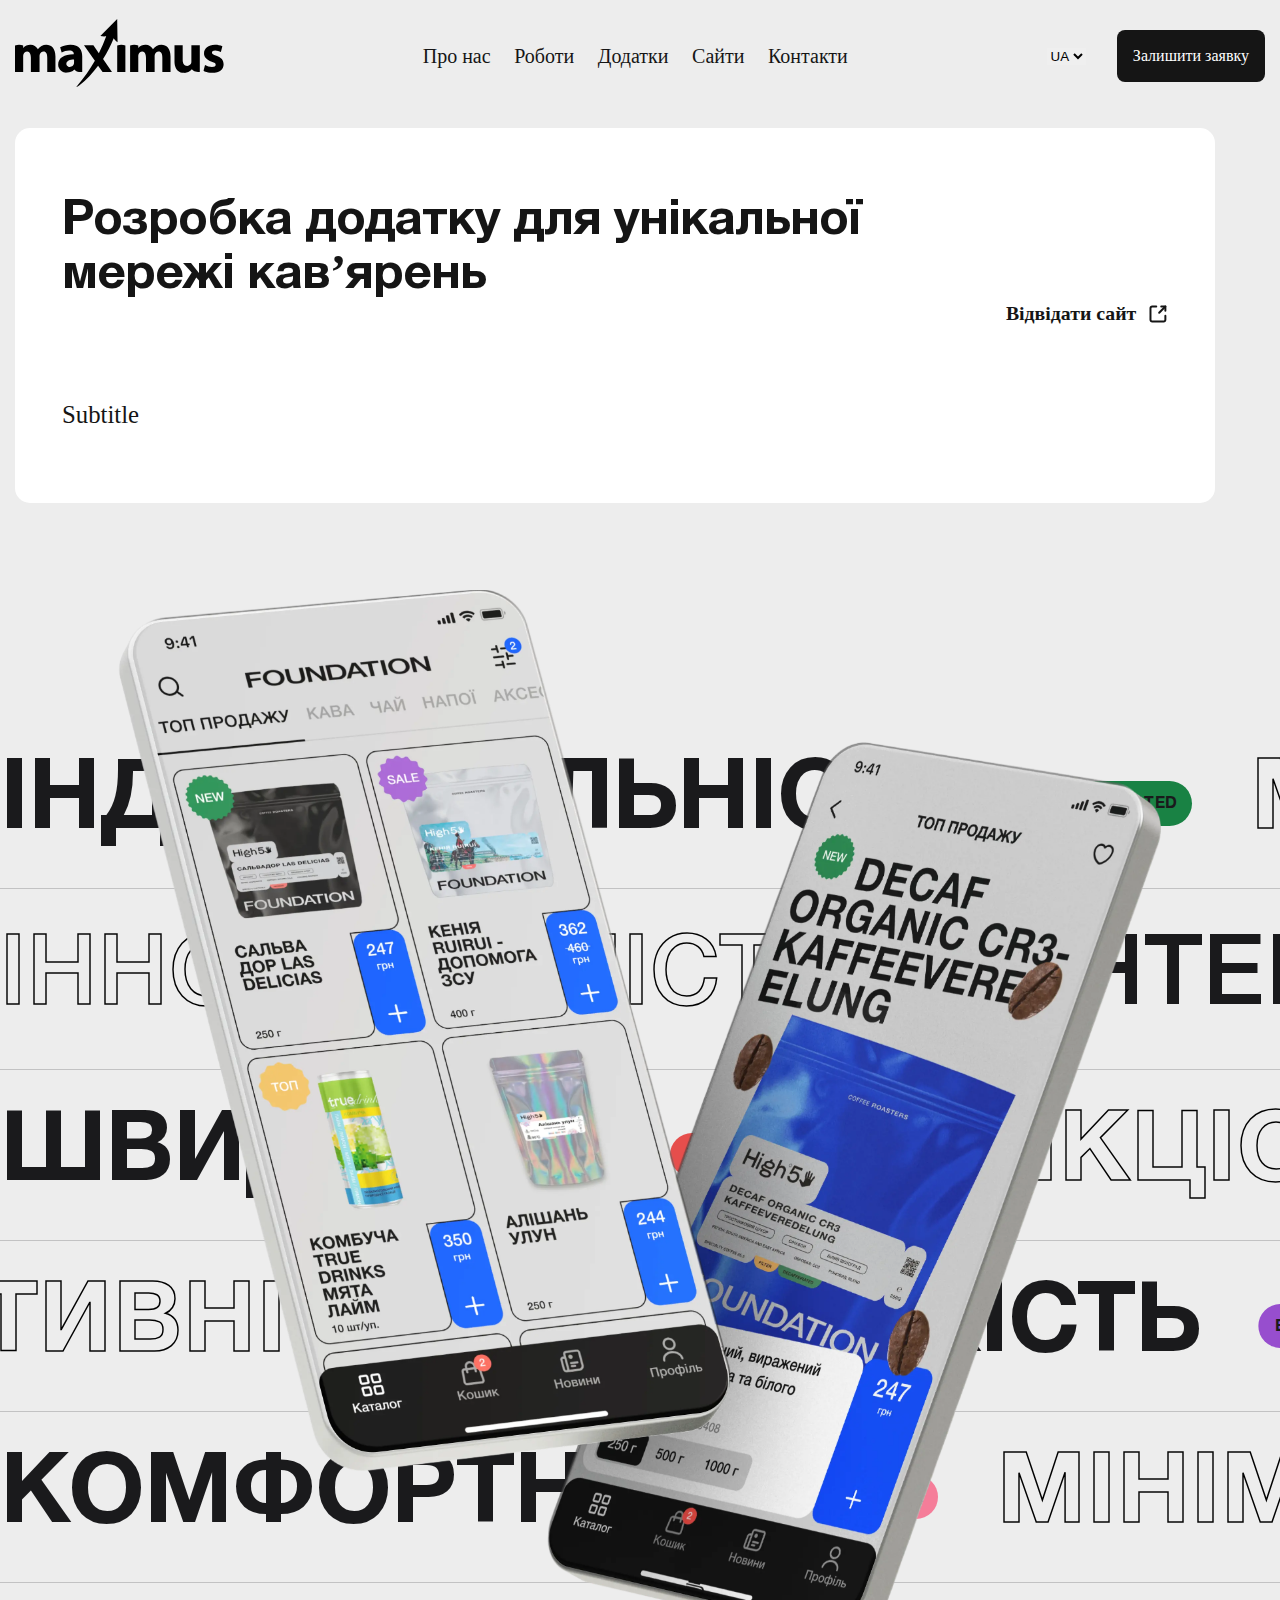
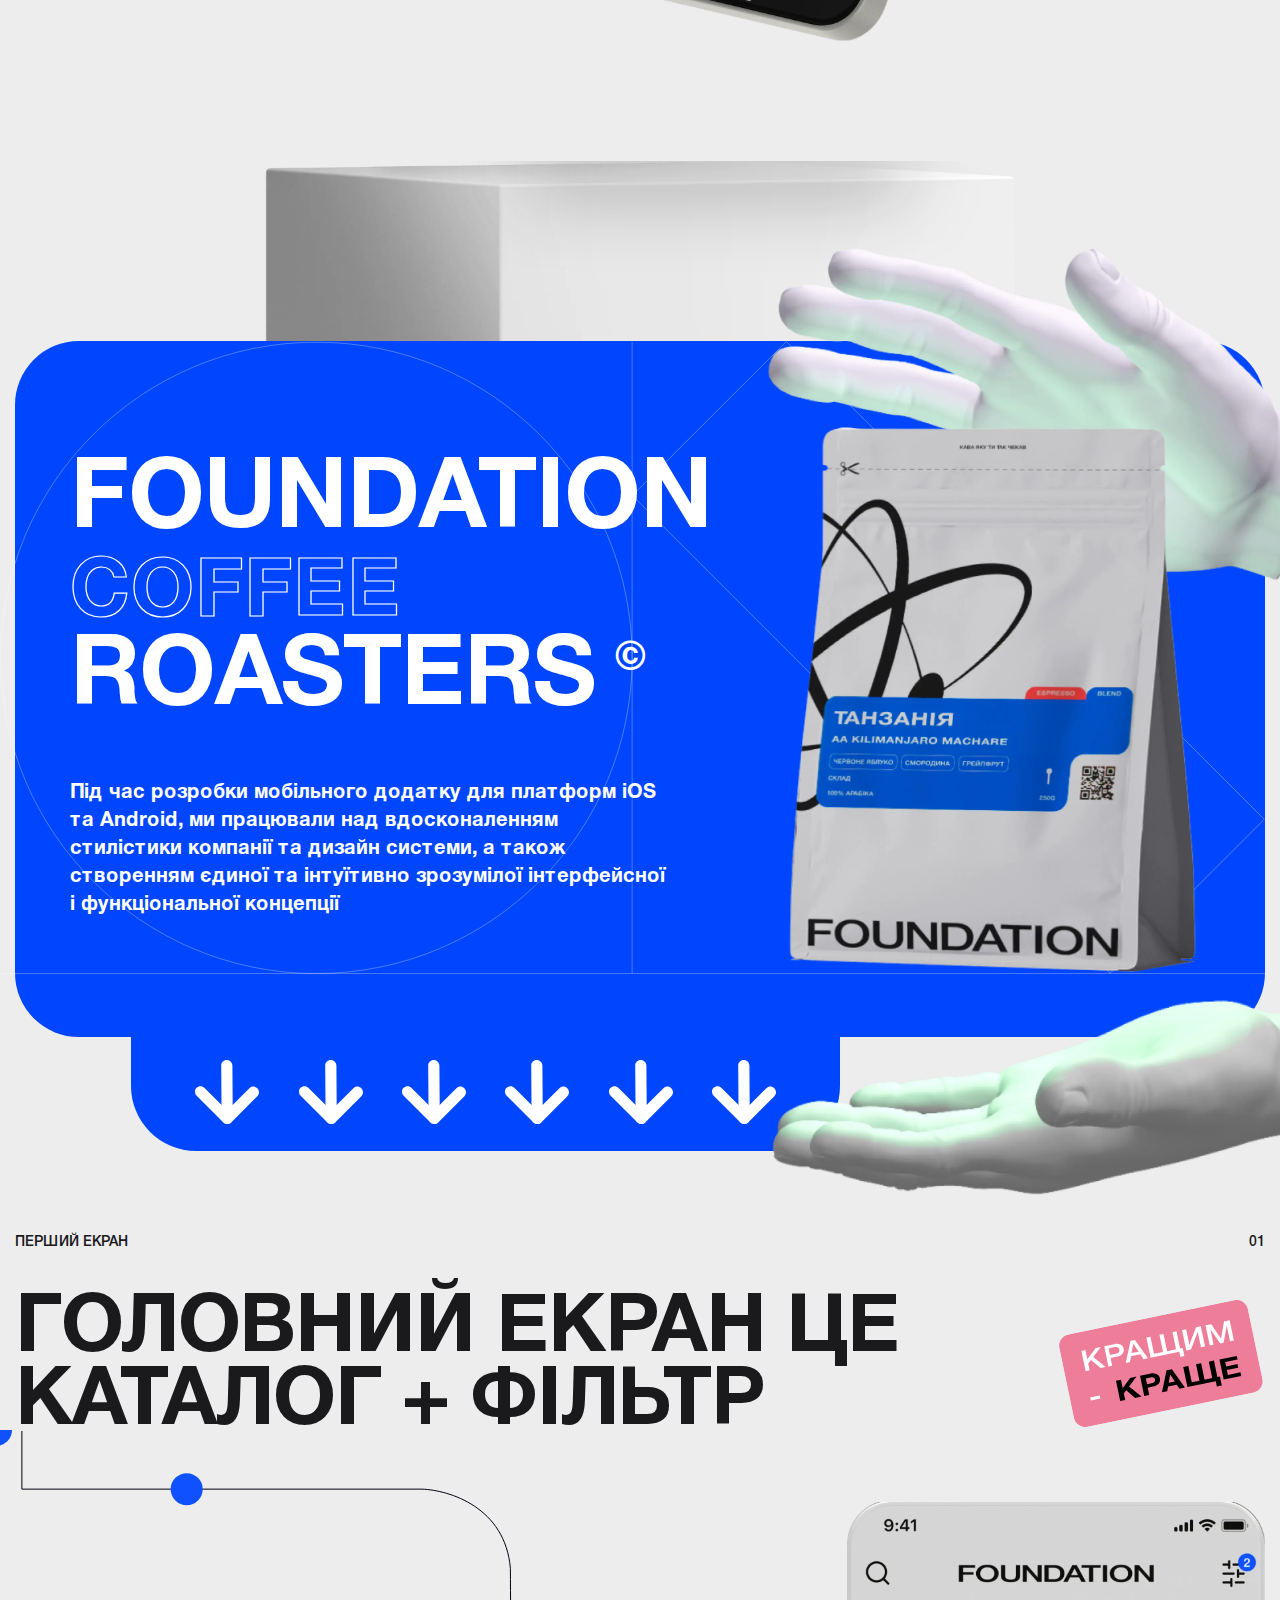
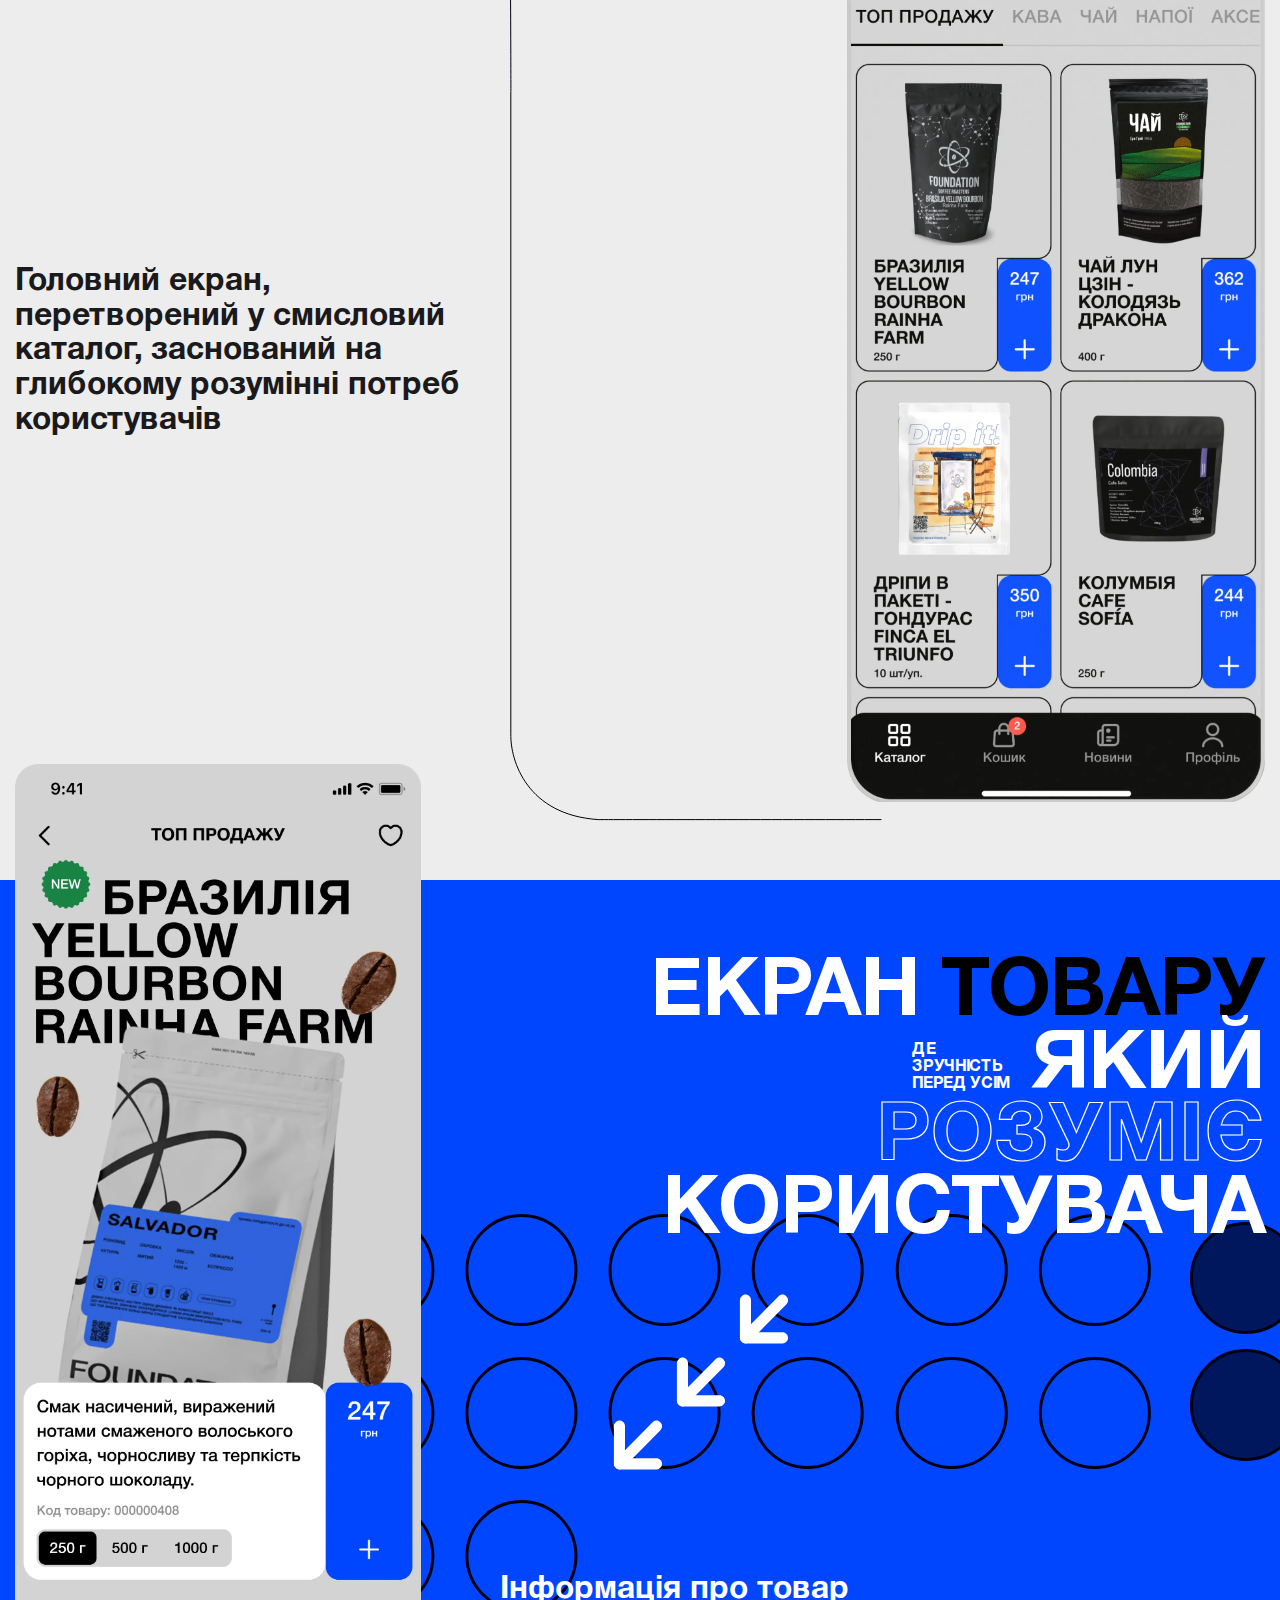
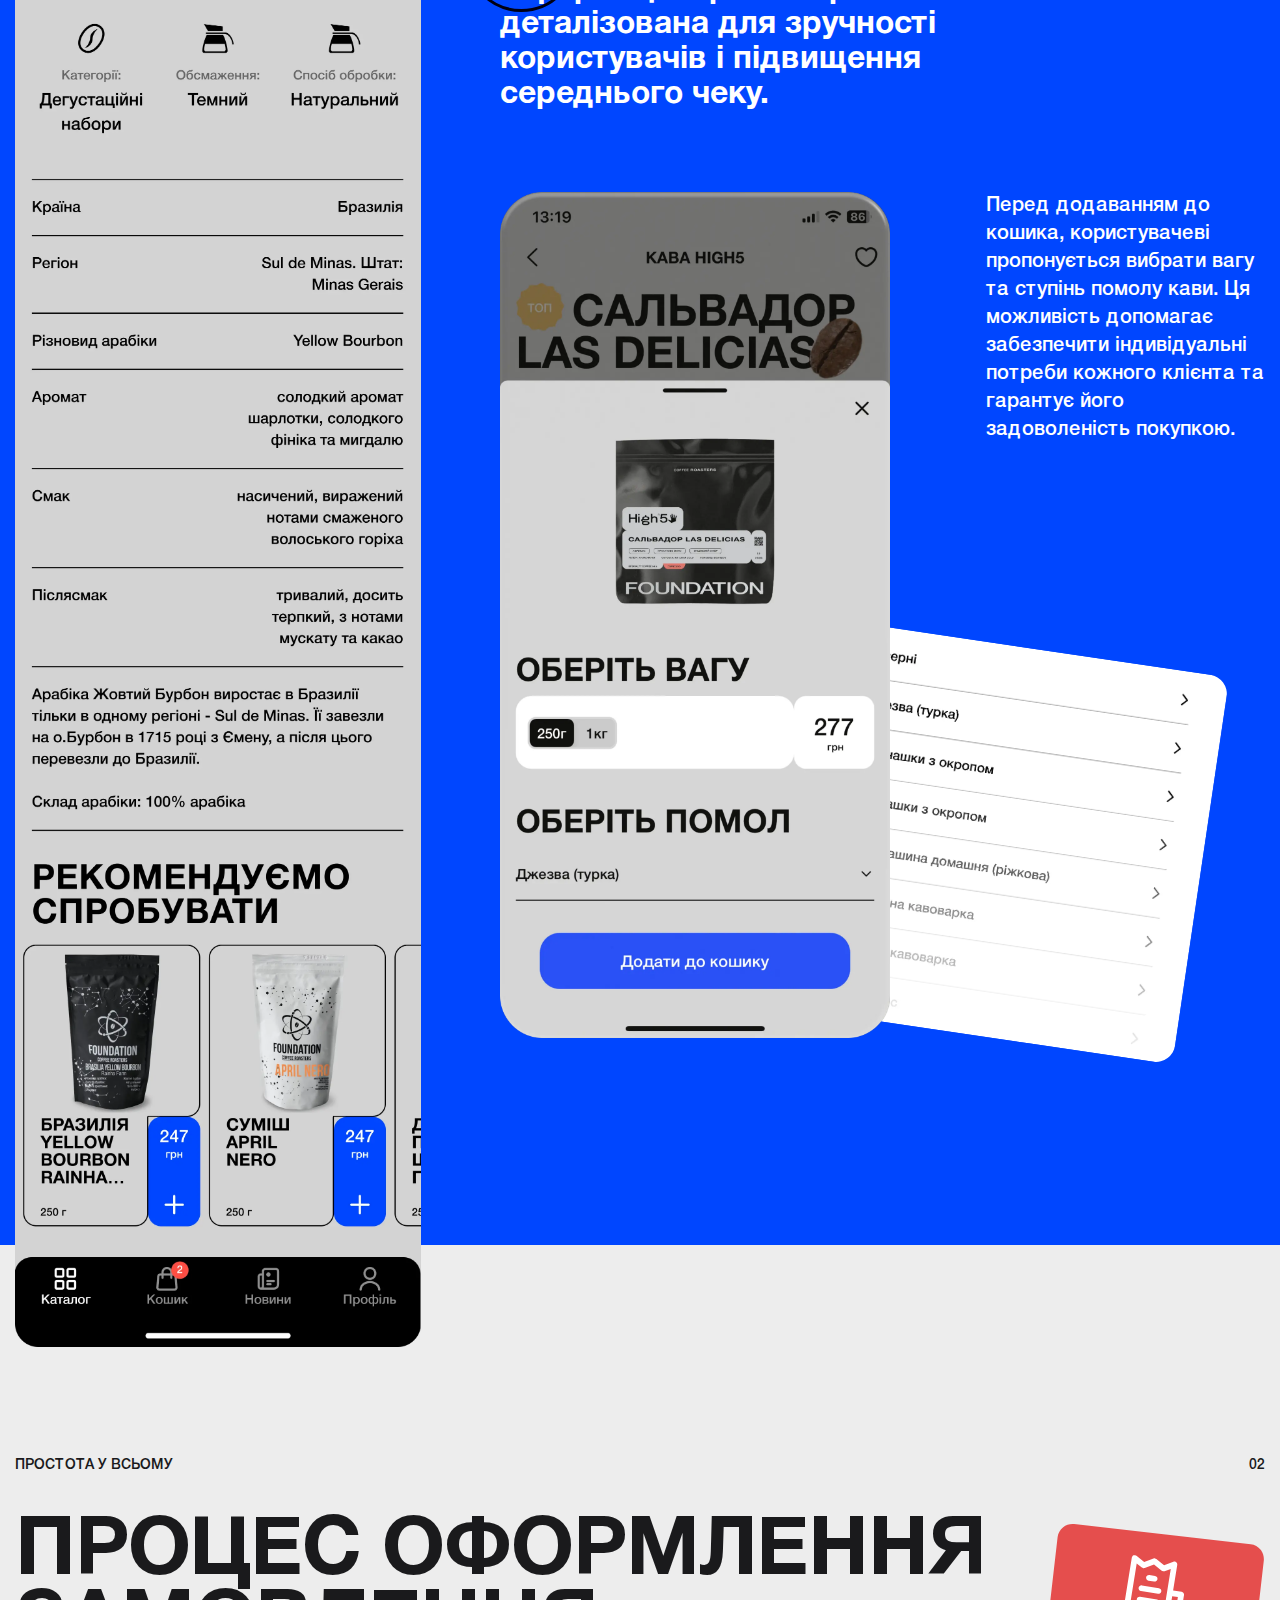
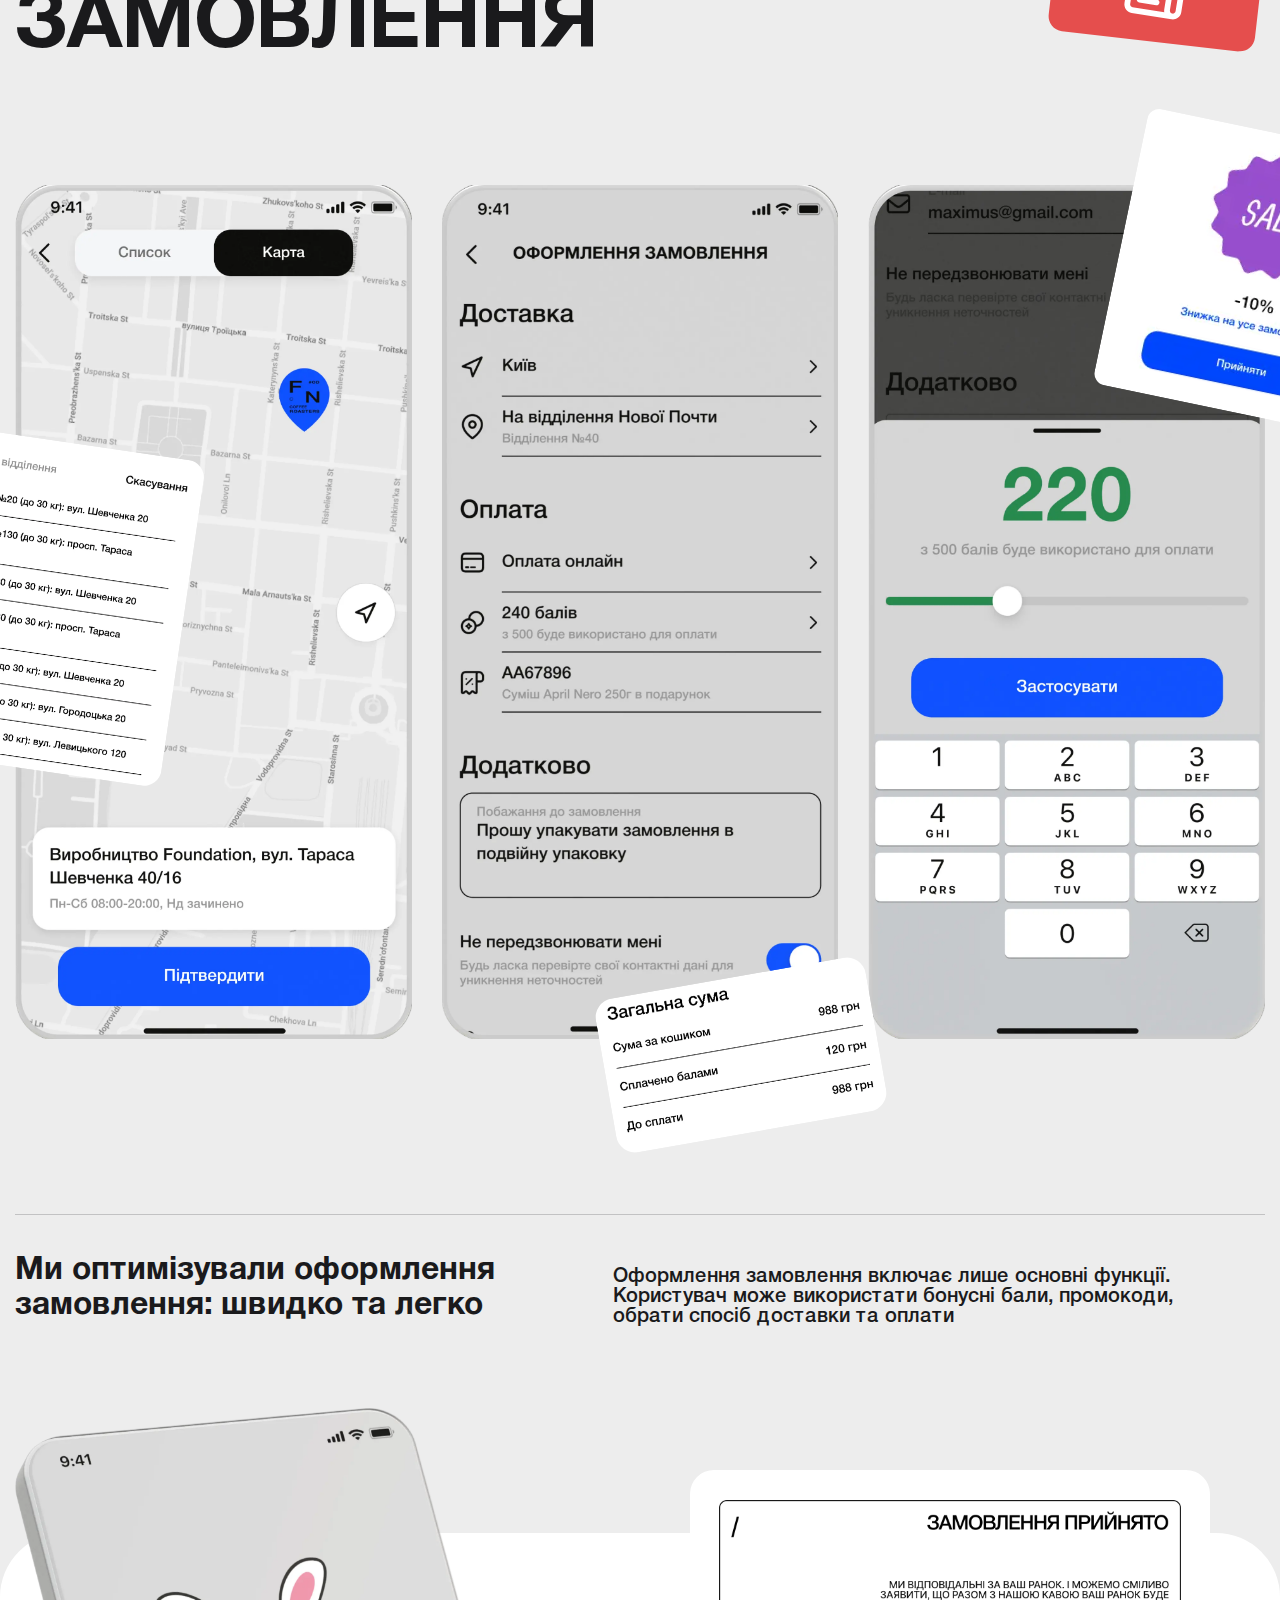
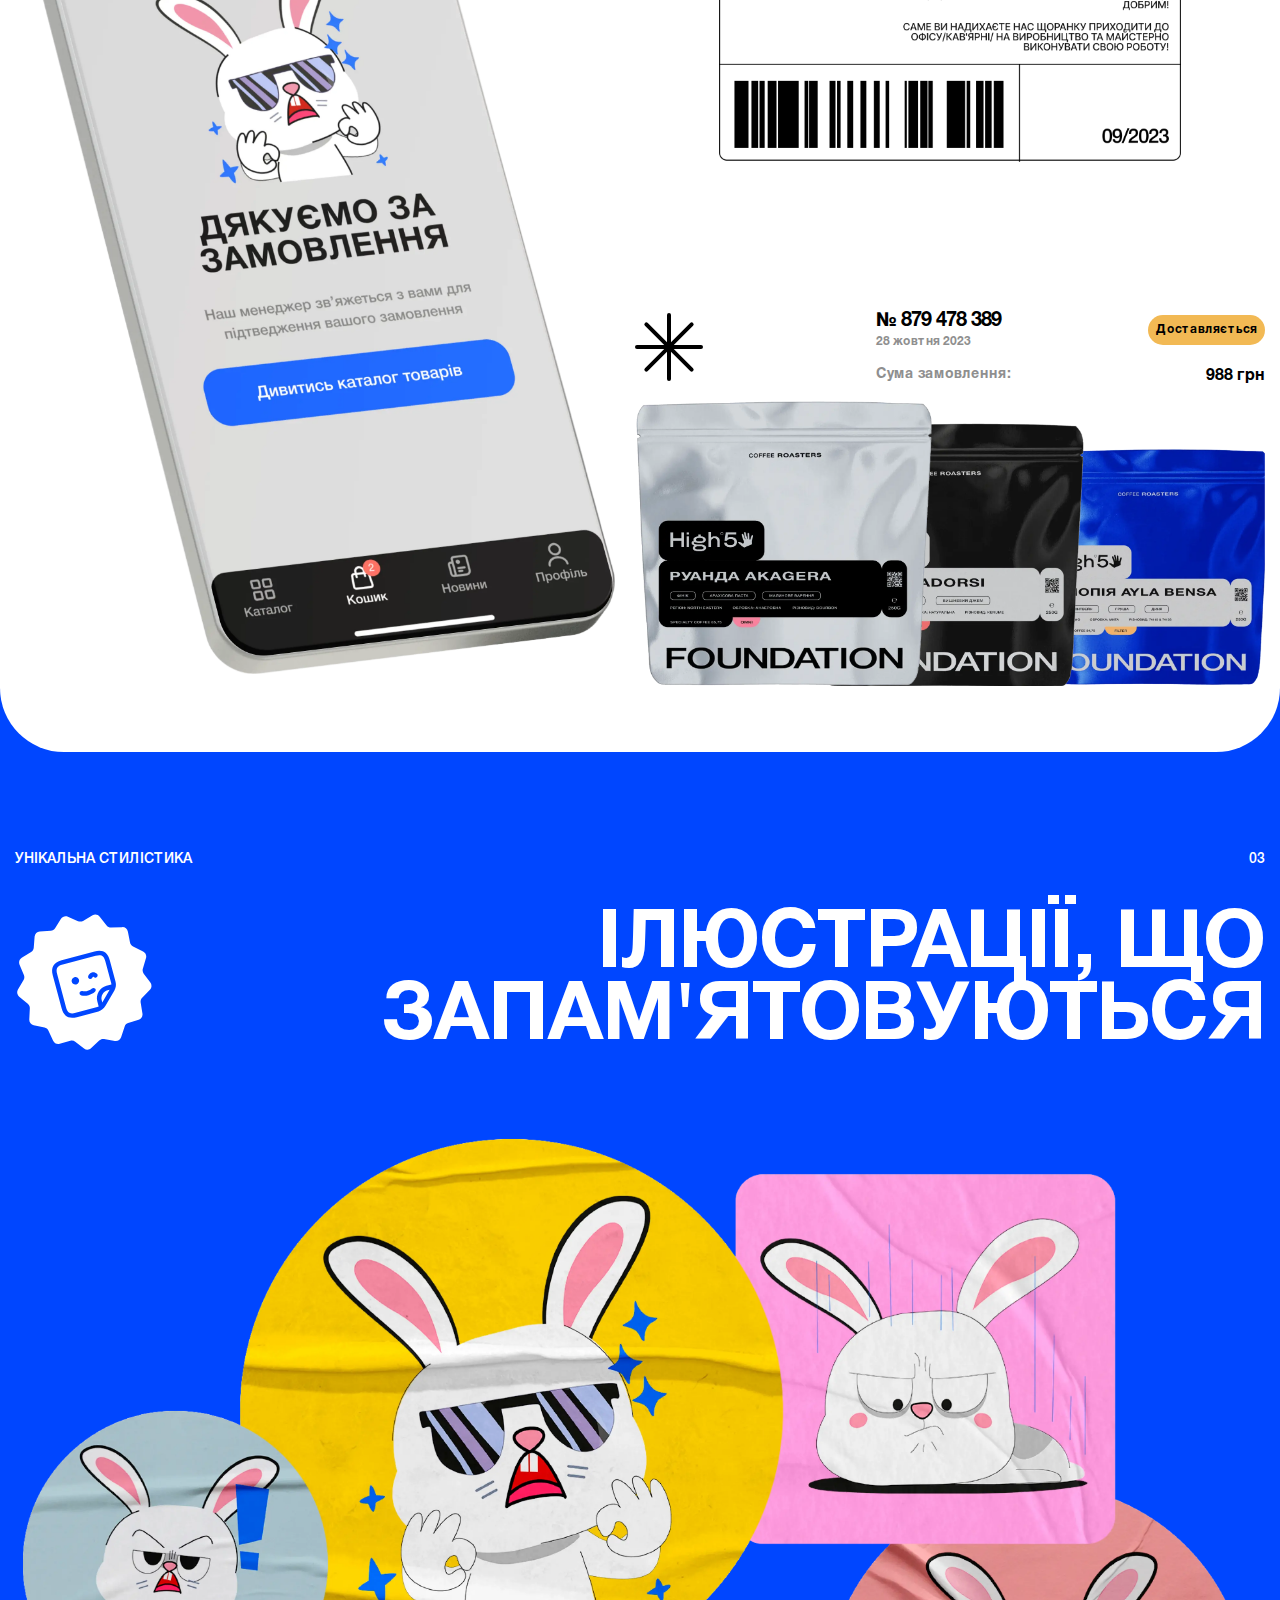
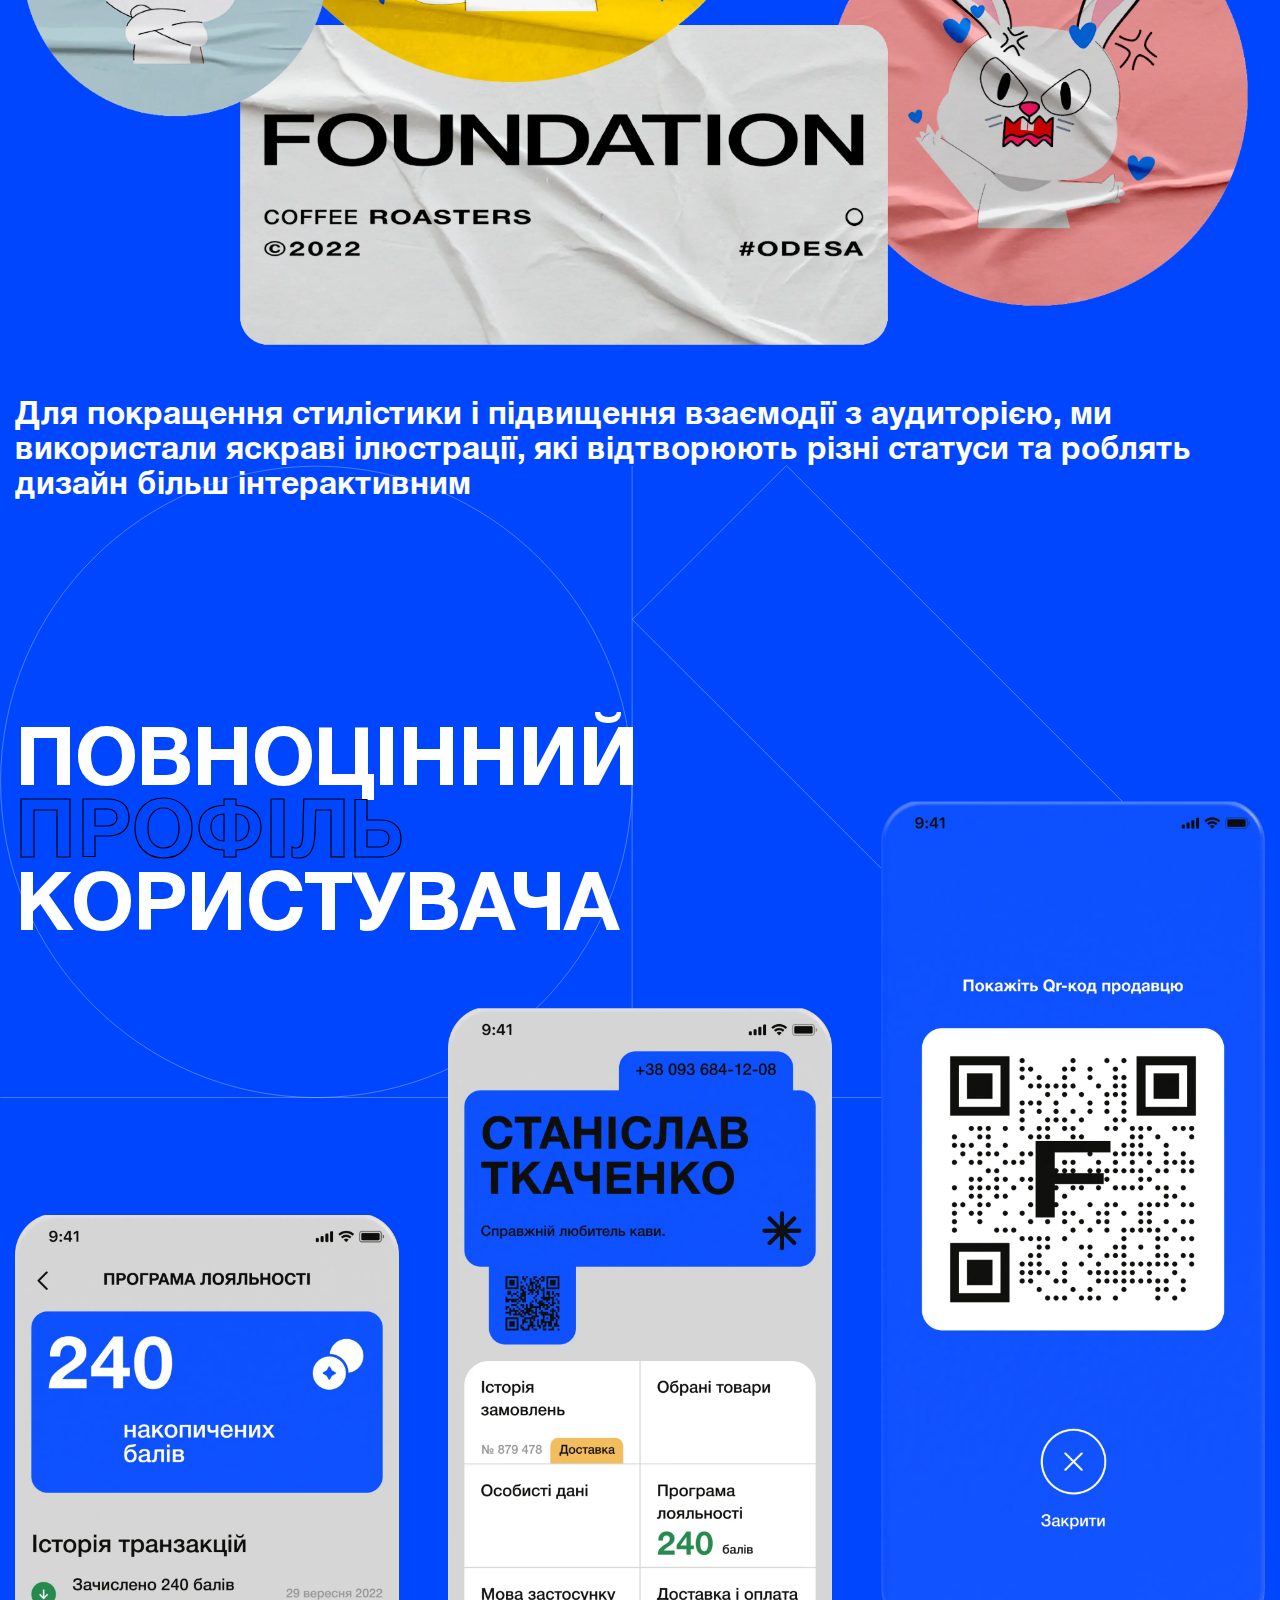
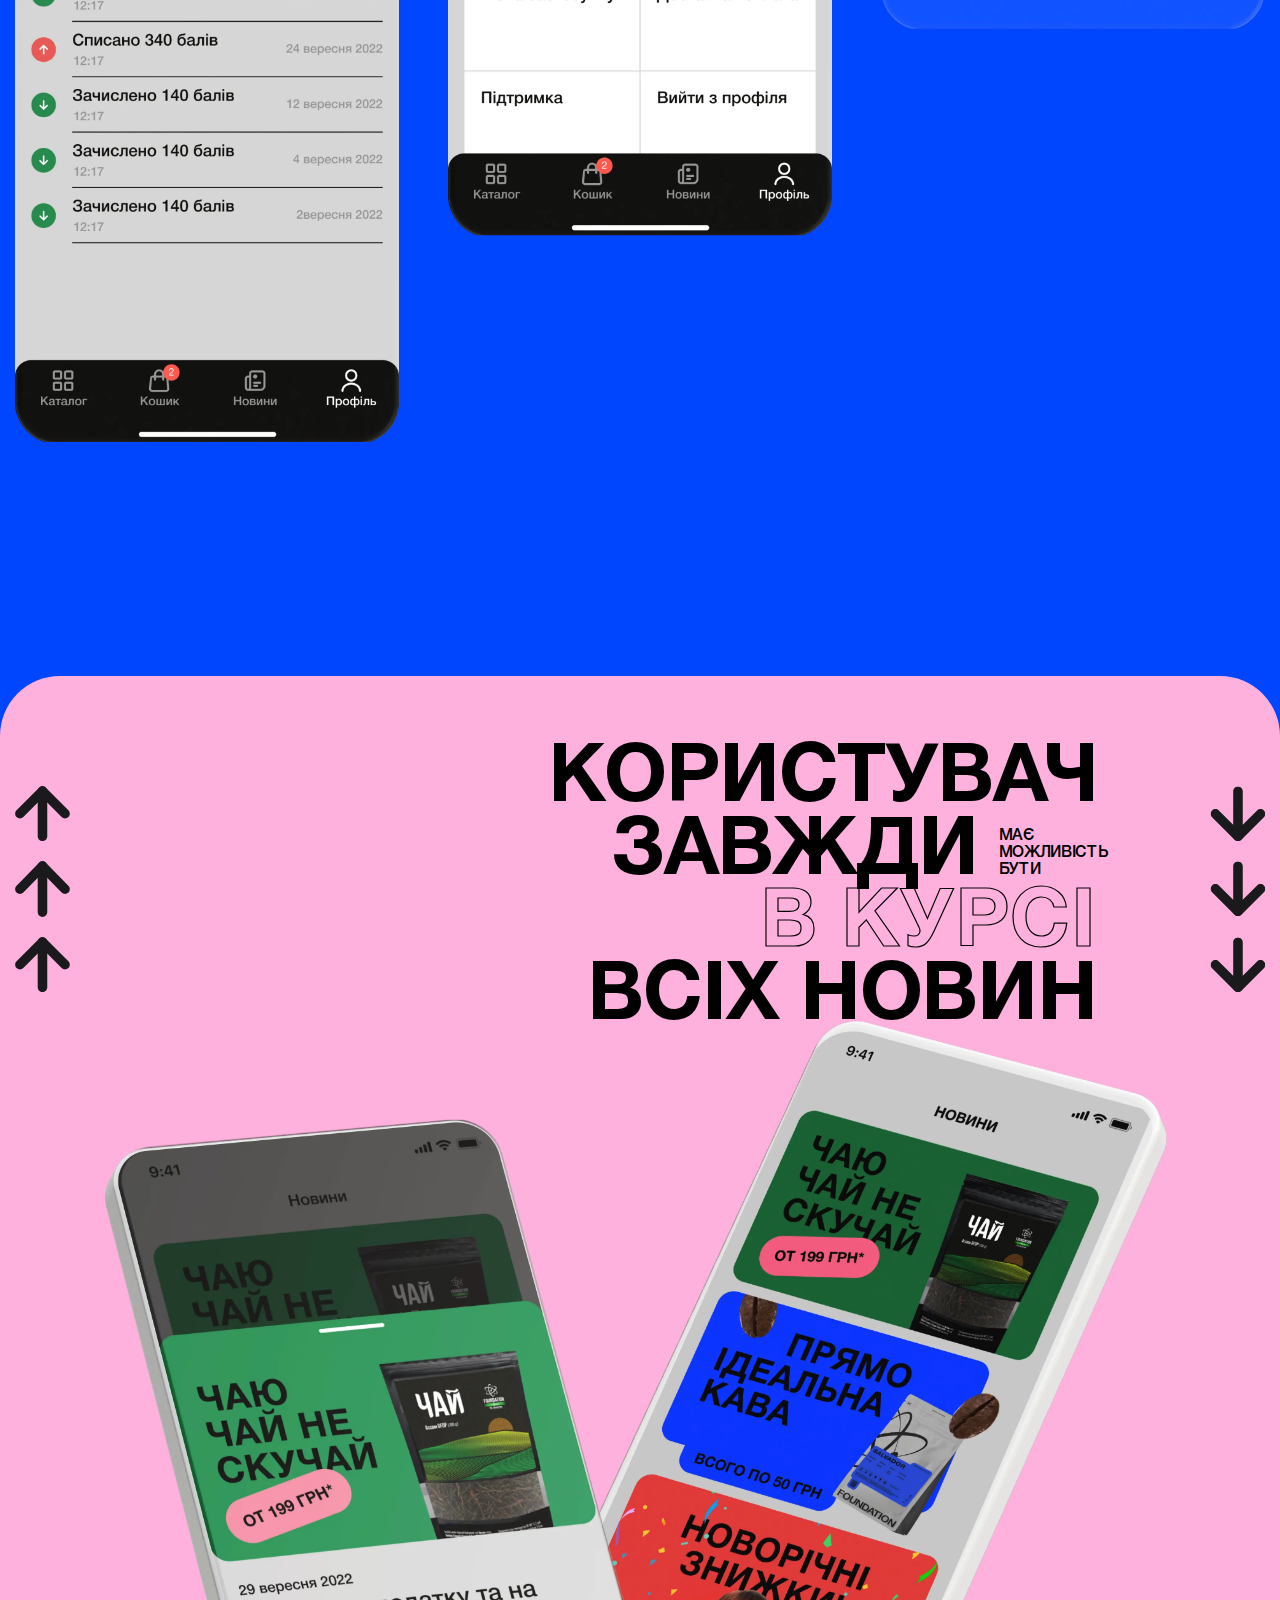
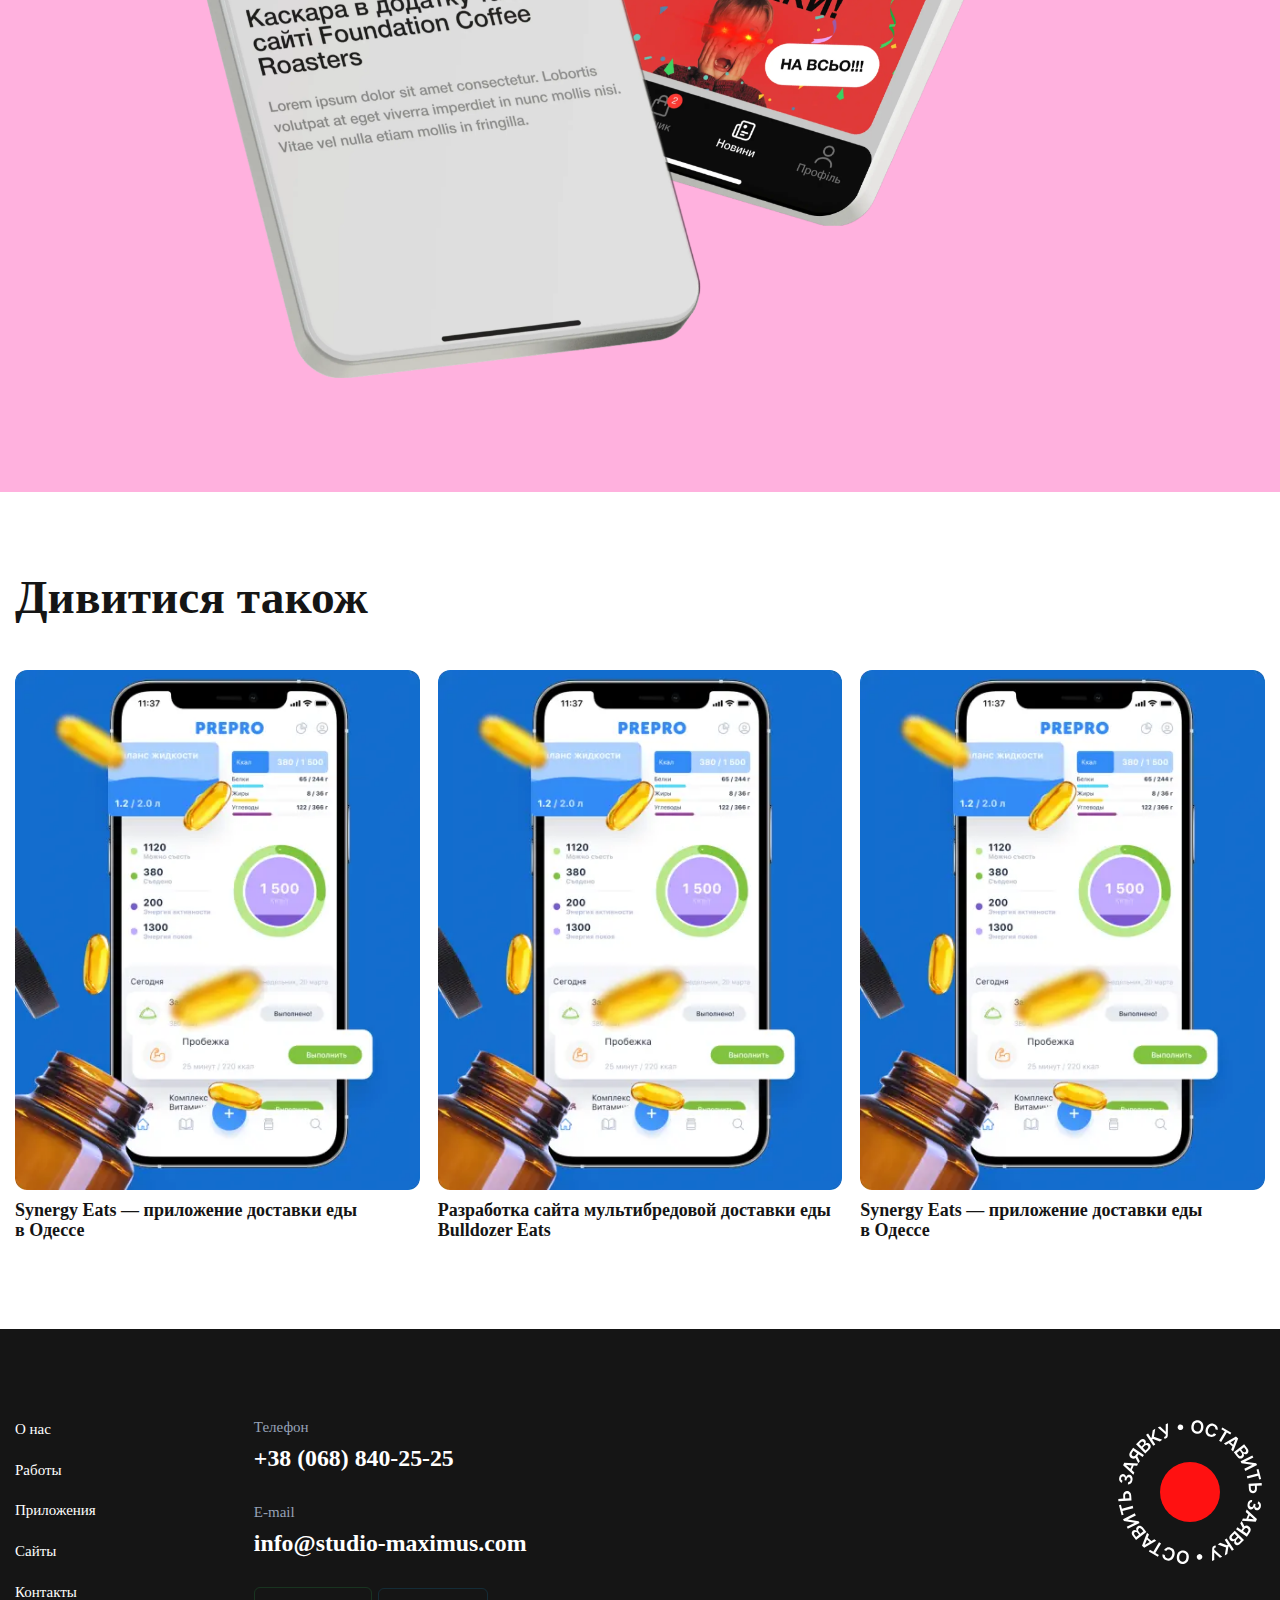
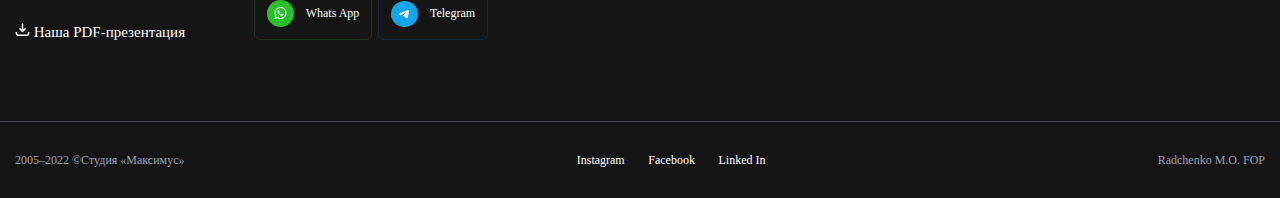
<file: index.html>
<!DOCTYPE html>
<html lang="en">

<head>
	<title>HomePage</title>
	<meta charset="UTF-8">
	<meta name="format-detection" content="telephone=no">
	<!-- <style>body{opacity: 0;}</style> -->
	<link rel="stylesheet" href="css/style.min.css?_v=20230926155727">
	<link rel="shortcut icon" href="favicon.ico">
	<!-- <meta name="robots" content="noindex, nofollow"> -->
	<meta name="viewport" content="width=device-width, initial-scale=1.0">
</head>

<body>
	<div class="wrapper">
		<header class="header">
			<div class="header__container">
				<a class="header__logo" href="#">
					<svg width="209" height="68" viewBox="0 0 209 68" fill="none" xmlns="http://www.w3.org/2000/svg">
						<path d="M102.204 0L85.3366 17.1241C87.2844 17.3784 89.2525 17.4399 91.2124 17.3077C89.1607 23.1215 86.6997 28.7825 83.8481 34.2482L78.3903 26.3058H68.9649L79.8788 41.6925C74.7767 50.5629 68.8819 58.9527 62.2667 66.759C61.6023 67.541 61.2149 68 61.5225 68C62.6073 67.5965 63.6144 67.0087 64.4994 66.2626C71.499 60.5346 77.7497 53.9474 83.1038 46.6565L87.5693 53.1165H96.9947L88.0655 39.95C92.2972 33.456 95.8702 26.5555 98.7312 19.3511C99.7017 20.986 101.066 22.3513 102.701 23.3223C102.636 20.74 102.204 0 102.204 0ZM67.2283 37.4748C67.2283 31.2035 64.4501 25.8111 55.5702 25.8111C51.9464 25.768 48.368 26.6206 45.1525 28.2931L46.641 33.5053C48.9124 32.2205 51.4741 31.537 54.0834 31.5197C58.1615 31.5197 58.797 33.3081 58.797 35.2427C49.3716 35.1883 43.1644 38.7413 43.1644 45.6654C43.1737 46.7697 43.4103 47.8603 43.8596 48.8691C44.3089 49.8778 44.9613 50.7831 45.7759 51.5284C46.5905 52.2737 47.5499 52.843 48.5942 53.2007C49.6385 53.5585 50.7454 53.6971 51.8456 53.6078C53.2493 53.6656 54.6478 53.4052 55.9366 52.8458C57.2255 52.2865 58.3712 51.4427 59.288 50.3778C60.7884 51.9333 62.0628 53.108 67.2266 53.108L67.2283 37.4748ZM59.0416 43.4248C59.0677 44.0184 58.97 44.611 58.7548 45.1648C58.5396 45.7186 58.2116 46.2216 57.7916 46.6418C57.3716 47.0619 56.8689 47.3901 56.3154 47.6054C55.7618 47.8207 55.1695 47.9184 54.5762 47.8924C54.1657 47.9222 53.7535 47.8674 53.365 47.7315C52.9765 47.5957 52.62 47.3816 52.3175 47.1025C52.0149 46.8234 51.7728 46.4851 51.606 46.1087C51.4392 45.7323 51.3513 45.3257 51.3477 44.914C51.3477 41.7775 54.8345 40.4481 59.0382 40.4464L59.0416 43.4248ZM176.372 42.432C176.414 43.0085 176.336 43.5874 176.142 44.1319C175.948 44.6765 175.643 45.1747 175.247 45.5949C174.85 46.0151 174.37 46.3481 173.838 46.5728C173.306 46.7974 172.732 46.9087 172.155 46.8996C169.266 46.8996 167.689 44.5672 167.689 40.6946V26.3007H159.503V42.1838C159.503 42.1838 158.981 53.8492 168.928 53.8475C170.436 53.9801 171.954 53.7314 173.341 53.1242C174.728 52.517 175.94 51.5709 176.867 50.3727C178.056 51.8279 179.884 53.1029 184.805 53.1029V26.3058H176.381L176.372 42.432ZM201.374 36.805C198.105 35.6592 196.956 34.9996 196.956 33.745C196.956 32.385 198.164 31.5112 200.185 31.5112C202.177 31.5557 204.131 32.0657 205.89 33.0004L207.379 27.2918C205.036 26.2584 202.496 25.7501 199.937 25.8026C193.344 25.8026 189.023 29.4712 189.023 34.4879C188.97 37.5955 191.21 40.8238 196.713 42.6785C199.818 43.7155 200.682 44.2935 200.682 45.6569C200.682 47.0203 199.468 47.8907 196.961 47.8907C194.521 47.7917 192.139 47.1109 190.015 45.9051L188.526 51.8551C188.526 51.8551 190.656 53.8407 197.208 53.8407C204.837 53.8407 208.618 50.1177 208.618 45.1554C208.565 41.242 206.441 38.556 201.376 36.8101L201.374 36.805ZM102.203 26.5489V53.1029H110.389V26.554C107.751 25.562 104.843 25.562 102.204 26.554L102.203 26.5489ZM31.2582 25.8043C29.5947 25.804 27.9563 26.2109 26.4861 26.9897C25.0158 27.7684 23.7584 28.8953 22.8235 30.2719C22.1749 28.8656 21.118 27.6872 19.7906 26.8904C18.4631 26.0935 16.9265 25.7151 15.381 25.8043C14.0193 25.787 12.6701 26.067 11.4275 26.6249C10.185 27.1827 9.07903 28.005 8.18668 29.0343V26.5523C5.53876 25.6117 2.64792 25.6117 0 26.5523V53.1063H8.18668V37.4663C8.18668 36.8118 8.33111 32.5023 12.156 32.5023C15.4116 32.5023 15.8772 36.8033 15.8772 38.7073V53.1012H24.5583V37.4612C24.5583 36.8067 24.7181 32.4904 28.5412 32.4904C31.2124 32.4904 32.2472 34.8296 32.2472 38.7022V53.0961H40.4457V37.4561C40.4457 29.5137 36.3847 25.8111 31.2599 25.8111L31.2582 25.8043ZM146.356 25.8043C144.693 25.804 143.054 26.2109 141.584 26.9897C140.114 27.7684 138.856 28.8953 137.921 30.2719C137.273 28.8656 136.216 27.6872 134.888 26.8904C133.561 26.0935 132.024 25.7151 130.479 25.8043C129.117 25.787 127.768 26.067 126.525 26.6249C125.283 27.1827 124.177 28.005 123.285 29.0343V26.5523C120.637 25.6117 117.746 25.6117 115.098 26.5523V53.1063H123.285V37.4663C123.285 36.8118 123.429 32.5023 127.254 32.5023C130.509 32.5023 130.975 36.8033 130.975 38.7073V53.1012H139.656V37.4612C139.656 36.8067 139.816 32.4904 143.639 32.4904C146.31 32.4904 147.345 34.8296 147.345 38.7022V53.0961H155.532V37.4561C155.537 29.5137 151.482 25.8111 146.358 25.8111L146.356 25.8043Z" fill="#000" />
					</svg>
				</a>
				<div class="header__menu menu">
					<nav class="menu__body">
						<ul class="menu__list">
							<li class="menu__item"><a class="menu__link" href="#">Про нас</a></li>
							<li class="menu__item"><a class="menu__link" href="#">Роботи</a></li>
							<li class="menu__item"><a class="menu__link" href="#">Додатки</a></li>
							<li class="menu__item"><a class="menu__link" href="#">Сайти</a></li>
							<li class="menu__item"><a class="menu__link" href="#">Контакти</a></li>
						</ul>
					</nav>
				</div>
				<div class="header__action">
					<div data-da=".menu__body,472,2" class="header__select">
						<select class="select" name="form[]" data-class-modif="form">
							<option data-href="#" value="EN">EN</option>
							<option data-href="#" value="UA" selected>UA</option>
							<option data-href="#" value="PL">PL</option>
							<option data-href="#" value="KZ">KZ</option>
						</select>
					</div>
					<button type="button" class="header__button">Залишити заявку</button>
					<button class="menu__icon icon-menu" type="button"><span></span></button>
				</div>
			</div>
		</header>
		<section class="hero__header header-hero">
			<div class="header-hero__body">
				<h1 class="header-hero__title">Розробка додатку для унікальної мережі кавʼярень</h1>
				<div class="header-hero__subtitle">Subtitle</div>
			</div>
			<a href="#" class="header-hero__link">
				<span>Відвідати сайт</span>
				<svg xmlns="http://www.w3.org/2000/svg" width="20" height="20" viewBox="0 0 20 20" fill="none">
					<path d="M11.25 8.75L17.5 2.5" stroke="#151515" stroke-width="2" stroke-linecap="round" stroke-linejoin="round" />
					<path d="M13.3359 2.5H17.5026V6.66667" stroke="#151515" stroke-width="2" stroke-linecap="round" stroke-linejoin="round" />
					<path d="M17.5 11.6667V15.8333C17.5 16.2754 17.3244 16.6993 17.0118 17.0118C16.6993 17.3244 16.2754 17.5 15.8333 17.5H4.16667C3.72464 17.5 3.30072 17.3244 2.98816 17.0118C2.67559 16.6993 2.5 16.2754 2.5 15.8333V4.16667C2.5 3.72464 2.67559 3.30072 2.98816 2.98816C3.30072 2.67559 3.72464 2.5 4.16667 2.5H8.33333" stroke="#151515" stroke-width="2" stroke-linecap="round" stroke-linejoin="round" />
				</svg>
			</a>
		</section>
		<main class="page">
			<div class="page__hero hero">
				<div class="hero__line">
					<div class="hero__baner dcaffeinated">
						<div class="hero__content dcaffeinated-content">
							<div class="hero__title-box dcaffeinated-box">
								<div class="hero__title title">індивідуальність</div>
								<div class="hero__label color-label color-label--green">Decaffeinated</div>
								<div class="hero__title title title--transparent">Мінімалізм</div>
								<div class="hero__label color-label color-label--green">Decaffeinated</div>
							</div>
							<div class="hero__title-box dcaffeinated-box">
								<div class="hero__title title">індивідуальність</div>
								<div class="hero__label color-label color-label--green">Decaffeinated</div>
								<div class="hero__title title title--transparent">Мінімалізм</div>
								<div class="hero__label color-label color-label--green">Decaffeinated</div>
							</div>
							<!-- <div class="hero__title-box dcaffeinated-box">
									<div class="hero__title title">індивідуальність</div>
									<div class="hero__label color-label color-label--green">Decaffeinated</div>
									<div class="hero__title title title--transparent">Мінімалізм</div>
									<div class="hero__label color-label color-label--green">Decaffeinated</div>
								</div> -->
						</div>
					</div>
					<div class="hero__decor"></div>
					<div class="hero__baner filter">
						<div class="hero__content filter-content">
							<div class="hero__title-box filter-box">
								<div class="hero__title title--transparent">Інноваційність</div>
								<div class="hero__label color-label color-label--yellow">Filter</div>
								<div class="hero__title">Інтерактивність</div>
								<div class="hero__label color-label color-label--yellow">Filter</div>
							</div>
						</div>
						<div class="hero__content filter-content">
							<div class="hero__title-box filter-box">
								<div class="hero__title title--transparent">Інноваційність</div>
								<div class="hero__label color-label color-label--yellow">Filter</div>
								<div class="hero__title">Інтерактивність</div>
								<div class="hero__label color-label color-label--yellow">Filter</div>
							</div>
						</div>
						<div class="hero__content filter-content">
							<div class="hero__title-box filter-box">
								<div class="hero__title title--transparent">Інноваційність</div>
								<div class="hero__label color-label color-label--yellow">Filter</div>
								<div class="hero__title">Інтерактивність</div>
								<div class="hero__label color-label color-label--yellow">Filter</div>
							</div>
						</div>
					</div>
					<div class="hero__decor"></div>
					<div class="hero__baner espreso">
						<div class="hero__content espreso-content">
							<div class="hero__title-box espreso-box">
								<div class="hero__title title">Швидкість</div>
								<div class="hero__label color-label color-label--red">Espreso</div>
								<div class="hero__title title title--transparent">функціональність</div>
								<div class="hero__label color-label color-label--red">Espreso</div>
							</div>
							<div class="hero__title-box espreso-box">
								<div class="hero__title title">Швидкість</div>
								<div class="hero__label color-label color-label--red">Espreso</div>
								<div class="hero__title title title--transparent">функціональність</div>
								<div class="hero__label color-label color-label--red">Espreso</div>
							</div>
						</div>
					</div>
					<div class="hero__decor"></div>
					<div class="hero__baner exclusive">
						<div class="hero__content exclusive-content">
							<div class="hero__title-box exclusive-box">
								<div class="hero__title title title--transparent">Ефективність</div>
								<div class="hero__label color-label color-label--purplep">EXclusive</div>
								<div class="hero__title title">Легкість</div>
								<div class="hero__label color-label color-label--purplep">EXclusive</div>
							</div>
							<div class="hero__title-box exclusive-box">
								<div class="hero__title title title--transparent">Ефективність</div>
								<div class="hero__label color-label color-label--purplep">EXclusive</div>
								<div class="hero__title title">Легкість</div>
								<div class="hero__label color-label color-label--purplep">EXclusive</div>
							</div>
							<div class="hero__title-box exclusive-box">
								<div class="hero__title title title--transparent">Ефективність</div>
								<div class="hero__label color-label color-label--purplep">EXclusive</div>
								<div class="hero__title title">Легкість</div>
								<div class="hero__label color-label color-label--purplep">EXclusive</div>
							</div>
						</div>
					</div>
					<div class="hero__decor"></div>
					<div class="hero__baner omni">
						<div class="hero__content omni-content">
							<div class="hero__title-box omni-box">
								<div class="hero__title title">Комфортність</div>
								<div class="hero__label color-label color-label--pink">omni</div>
								<div class="hero__title title title--transparent">Мінімалізм</div>
								<div class="hero__label color-label color-label--pink">omni</div>
							</div>
							<div class="hero__title-box omni-box">
								<div class="hero__title title">Комфортність</div>
								<div class="hero__label color-label color-label--pink">omni</div>
								<div class="hero__title title title--transparent">Мінімалізм</div>
								<div class="hero__label color-label color-label--pink">omni</div>
							</div>
						</div>
					</div>
					<div class="hero__decor"></div>
				</div>
				<div class="hero__images double-phone">
					<div class="double-phone__image-ibg"><picture><source srcset="img/hero/phone-left.webp" type="image/webp"><img src="img/hero/phone-left.png" alt="phone"></picture></div>
					<div class="double-phone__image-ibg"><picture><source srcset="img/hero/phone-right.webp" type="image/webp"><img src="img/hero/phone-right.png" alt="phone"></picture></div>
				</div>
				<div class="hero__platform-ibg"><picture><source srcset="img/hero/platform.webp" type="image/webp"><img src="img/hero/platform.png" alt=""></picture></div>
			</div>
			<section class="page__roasters roasters">
				<div class="roasters__container">
					<div class="roasters__body">
						<div class="roasters__content">
							<div class="roasters__title title title-big">Foundation
								<span class="title title--transparent">Coffee</span>
								<div class="roasters__copy">Roasters <span class="roasters__span">&#169;</span></div>
							</div>
							<div class="roasters__text">
								<p>Під час розробки мобільного додатку для платформ iOS та Android, ми працювали над вдосконаленням стилістики компанії та дизайн системи, а також створенням єдиної та інтуїтивно зрозумілої інтерфейсної і функціональної концепції</p>
							</div>
						</div>
						<div class="roasters__coffe-ibg">
							<picture><source srcset="img/roasters/coffe.webp" type="image/webp"><img src="img/roasters/coffe.png" alt="coffe"></picture>
						</div>
					</div>
					<div class="roasters__arrows">
						<div class="roasters__arrow"><img src="img/arrow.svg" alt="arrow"></div>
						<div class="roasters__arrow"><img src="img/arrow.svg" alt="arrow"></div>
						<div class="roasters__arrow"><img src="img/arrow.svg" alt="arrow"></div>
						<div class="roasters__arrow"><img src="img/arrow.svg" alt="arrow"></div>
						<div class="roasters__arrow"><img src="img/arrow.svg" alt="arrow"></div>
						<div class="roasters__arrow"><img src="img/arrow.svg" alt="arrow"></div>
					</div>
					<div class="roasters__hands">
						<div class="roasters__hand-ibg">
							<picture><source srcset="img/roasters/hand-01.webp" type="image/webp"><img src="img/roasters/hand-01.png" alt="hand"></picture>
						</div>
						<div class="roasters__hand-ibg">
							<picture><source srcset="img/roasters/hand-02.webp" type="image/webp"><img src="img/roasters/hand-02.png" alt="hand"></picture>
						</div>
					</div>
				</div>
			</section>
			<section class="page__main-screen main-screen">
				<div class="main-screen__container">
					<div class="main-screen__list list-block">
						<div class="list-block__title">Перший екран</div>
						<div class="list-block__number">01</div>
					</div>
					<div class="main-screen__header head-section">
						<h2 class="head-section__title title">Головний екран це каталог + фільтр</h2>
						<div class="head-section__label">
							<svg xmlns="http://www.w3.org/2000/svg" width="220" height="140" viewBox="0 0 220 140" fill="none">
								<mask id="mask0_220_8154" style="mask-type:luminance" maskUnits="userSpaceOnUse" x="0" y="0" width="220" height="139">
									<path d="M199.526 -5.31556e-06L0 41.1848L20.336 138.973L219.862 97.7881L199.526 -5.31556e-06Z" fill="white" />
								</mask>
								<g mask="url(#mask0_220_8154)">
									<path d="M207.641 100.311L32.5571 136.451C30.9452 136.784 29.283 136.795 27.6664 136.484C26.0497 136.173 24.5105 135.547 23.1373 134.64C21.7641 133.734 20.5842 132.565 19.6652 131.202C18.7464 129.839 18.1068 128.308 17.7834 126.698L2.5357 53.3774C1.86323 50.1438 2.50587 46.7769 4.32224 44.0173C6.13861 41.2577 8.97993 39.3315 12.2212 38.6625L187.305 2.52292C190.546 1.85389 193.922 2.49682 196.689 4.31027C199.457 6.12372 201.389 8.95914 202.061 12.1928L217.309 85.5132C217.655 87.119 217.678 88.777 217.378 90.3916C217.079 92.0062 216.463 93.5455 215.563 94.9209C214.665 96.2964 213.502 97.4808 212.142 98.4058C210.783 99.3309 209.253 99.9784 207.641 100.311Z" fill="#EE7D99" />
									<path d="M46.3705 51.9404L38.337 62.5084L51.4856 73.2021L46.165 74.3004L35.962 65.6802L33.0253 69.4869L34.5259 76.7028L30.286 77.578L25.8359 56.1791L30.0758 55.3039L32.094 65.008L40.9666 53.0558L46.3705 51.9404Z" fill="white" />
									<path d="M49.9453 51.2045L60.5866 49.0079C62.7643 48.438 65.0669 48.5682 67.1668 49.3798C68.0553 49.7697 68.8293 50.38 69.4149 51.1524C70.0004 51.9249 70.3782 52.8338 70.5123 53.7928C70.735 54.6995 70.7461 55.6449 70.5448 56.5563C70.3435 57.4677 69.9351 58.3207 69.3512 59.0496C67.9524 60.6666 66.0257 61.7383 63.9112 62.0755L56.6784 63.5685L58.4032 71.8627L54.4127 72.6864L49.9453 51.2045ZM54.5912 53.5325L56.0401 60.4996L62.0258 59.2642C65.1851 58.612 66.44 57.1419 65.9571 54.8196C65.4741 52.4972 63.5699 51.6793 60.1614 52.3828L54.5912 53.5325Z" fill="white" />
									<path d="M82.3694 44.5112L96.297 63.9539L91.6414 64.9149L88.1235 59.6724L78.3966 61.6802L77.1758 67.9008L72.7695 68.8103L77.7969 45.4551L82.3694 44.5112ZM86.373 57.0926L80.8005 48.6411L78.8391 58.3882L86.373 57.0926Z" fill="white" />
									<path d="M99.036 63.3865L94.5859 41.9876L98.909 41.0953L102.686 59.2595L112.164 57.3031L108.387 39.1389L112.71 38.2466L116.487 56.4108L125.964 54.4546L122.187 36.2904L126.51 35.3979L130.288 53.5623L133.03 52.9959L134.808 61.5389L130.568 62.414L129.463 57.1059L99.036 63.3865Z" fill="white" />
									<path d="M136.785 55.596L132.336 34.197L136.659 33.3047L140.074 49.7271L147.134 31.1425L152.205 30.0957L156.655 51.4947L152.332 52.387L148.917 35.9646L141.774 54.5663L136.785 55.596Z" fill="white" />
									<path d="M182.712 23.8008L187.162 45.1997L183.088 46.0406L179.656 29.5352L176.271 47.4477L172.697 48.1856L162.281 33.1217L165.713 49.6271L161.639 50.4679L157.189 29.069L163.258 27.8163L173.559 43.1634L176.726 25.0363L182.712 23.8008Z" fill="white" />
									<path d="M45.1727 103.312L35.1133 105.389L35.7687 108.541L45.8281 106.464L45.1727 103.312Z" fill="white" />
									<path d="M84.1145 83.3386L76.2959 93.6891L89.4618 104.466L82.7278 105.856L73.2447 97.779L70.7379 101.151L72.1696 108.035L66.8488 109.133L62.416 87.8174L67.7367 86.7191L69.5823 95.5939L77.3805 84.7286L84.1145 83.3386Z" fill="black" />
									<path d="M87.8398 82.4798L98.3981 80.3005C100.689 79.6826 103.119 79.818 105.328 80.6865C106.267 81.0931 107.086 81.7313 107.71 82.5407C108.333 83.3503 108.74 84.3047 108.892 85.3141C109.147 86.2923 109.158 87.3178 108.925 88.3012C108.691 89.2844 108.219 90.1953 107.55 90.9542C105.917 92.5378 103.829 93.5734 101.577 93.9172L96.0066 95.067L97.6106 102.781L92.29 103.879L87.8398 82.4798ZM93.9713 85.2798L95.2476 91.4175L100.07 90.4222C102.896 89.8388 104.102 88.5518 103.671 86.4782C103.24 84.4047 101.62 83.7011 98.7931 84.2845L93.9713 85.2798Z" fill="black" />
									<path d="M121.507 75.5295L135.351 94.9893L129.698 96.1562L126.721 91.8403L117.575 93.728L116.564 98.8675L111.076 100L115.937 76.6792L121.507 75.5295ZM124.749 88.6142L119.782 80.9893L118.181 89.9699L124.749 88.6142Z" fill="black" />
									<path d="M174.399 92.6423L169.162 93.7234L168.023 88.2493L138.01 94.4442L133.578 73.1281L138.981 72.0127L142.587 89.3475L150.734 87.6657L147.129 70.331L152.533 69.2156L156.138 86.5503L164.285 84.8686L160.68 67.5339L166.084 66.4185L169.689 83.7532L172.433 83.1869L174.399 92.6423Z" fill="black" />
									<path d="M190.273 61.4238L191.067 65.2392L178.014 67.9334L178.981 72.578L190.952 70.107L191.728 73.8394L179.757 76.3104L180.843 81.5357L194.146 78.7901L194.955 82.6883L176.334 86.5323L171.9 65.2163L190.273 61.4238Z" fill="black" />
								</g>
							</svg>
						</div>
					</div>
					<div class="main-screen__content">
						<div class="main-screen__body">
							<div class="main-screen__text text">
								<p>Головний екран, перетворений у смисловий каталог, заснований на глибокому розумінні потреб користувачів</p>
							</div>
						</div>
						<div class="main-screen__image-ibg">
							<picture><source srcset="img/main-screen/phone.webp" type="image/webp"><img src="img/main-screen/phone.png" alt="phone"></picture>
						</div>
						<div class="main-screen__decor">
							<svg width="886" height="1017" viewBox="0 0 886 1017" fill="none" xmlns="http://www.w3.org/2000/svg">
								<path id="motionPath" d="M25.8763 0.991821V59.1364H425.951C453.298 60.1012 509.267 77.2776 514.363 138.264C514.79 199.531 514.897 245.941 514.897 261.488" stroke="#000013" />
								<path id="motionPathnext" d="M514.828 261.53V903.832C514.175 930.49 530.783 984.967 602.436 989.606C624.577 989.606 800.318 989.606 885.421 989.606" stroke="black" />
								<circle id="circle" cx="0" cy="0" r="16" fill="#0F51FF" />
								<circle id="circlenext" cx="0" cy="0" r="16" fill="#0F51FF" />
								<animateMotion xlink:href="#circle" dur="5s" begin="0s" fill="freeze" repeatCount="indefinite">
									<mpath xlink:href="#motionPath" />
								</animateMotion>
								<animateMotion xlink:href="#circlenext" dur="5s" begin="5s" fill="freeze" repeatCount="indefinite">
									<mpath xlink:href="#motionPathnext" />
								</animateMotion>
							</svg>
						</div>
					</div>
				</div>
			</section>
			<section class="page__product product">
				<div class="product__container">
					<div class="product__big-image-ibg">
						<picture><source srcset="img/product/image-big.webp" type="image/webp"><img src="img/product/image-big.png" alt="image-big"></picture>
					</div>
					<div class="product__body body-product">
						<div class="body-product__header product-header">
							<div class="product-header__title title">
								екран <span>товару</span>
								<div class="product-header__label">
									<span>де</span>
									<span>зручність</span>
									<span>перед усім</span>
								</div> який
								<div class="product-header__title title title--transparent">розуміє</div>
								користувача
							</div>
							<div class="product-header__arrows">
								<div class="product-header__arrow"><img src="img/arrow.svg" alt="arrow"></div>
								<div class="product-header__arrow"><img src="img/arrow.svg" alt="arrow"></div>
								<div class="product-header__arrow"><img src="img/arrow.svg" alt="arrow"></div>
							</div>
						</div>
						<div class="product__content content-product">
							<div class="content-product__text-block">
								<div class="content-product__main-text text">
									<p>Інформація про товар деталізована для зручності користувачів і підвищення середнього чеку.</p>
								</div>
							</div>
							<div class="content-product__body">
								<div class="content-product__text">
									<p>Перед додаванням до кошика, користувачеві пропонується вибрати вагу та ступінь помолу кави. Ця можливість допомагає забезпечити індивідуальні потреби кожного клієнта та гарантує його задоволеність покупкою.</p>
									<div data-da=".content-product__images-ibg,643,3" class="content-product__arrow">
										<svg xmlns="http://www.w3.org/2000/svg" width="84" height="27" viewBox="0 0 84 27" fill="none">
											<path d="M2.01334 24.5486C14.0111 -2.75039 52.9091 -6.2556 81.3059 21.8312L69.3362 23.1451L81.8923 22.2264L77.4426 9.84896" stroke="white" stroke-width="3" stroke-linecap="round" stroke-linejoin="round" />
										</svg>
									</div>
								</div>
								<div class="content-product__images-ibg">
									<picture><source srcset="img/product/phone.webp" type="image/webp"><img src="img/product/phone.png" alt="phone"></picture>
									<div class="content-product__mockup-ibg">
										<picture><source srcset="img/product/mockup.webp" type="image/webp"><img src="img/product/mockup.png" alt="mockup"></picture>
									</div>
								</div>
							</div>
						</div>
					</div>
				</div>
				<div class="product__circle">
					<svg width="1401" height="448" viewBox="0 0 1401 448" fill="none" xmlns="http://www.w3.org/2000/svg">
						<path d="M144.602 56C144.602 25.9019 169.041 1.5 199.142 1.5C229.243 1.5 253.682 25.9019 253.682 56C253.682 86.0981 229.243 110.5 199.142 110.5C169.041 110.5 144.602 86.0981 144.602 56Z" stroke="#000013" stroke-width="3" />
						<path d="M430.807 56C430.807 25.9019 455.246 1.5 485.347 1.5C515.448 1.5 539.887 25.9019 539.887 56C539.887 86.0981 515.448 110.5 485.347 110.5C455.246 110.5 430.807 86.0981 430.807 56Z" stroke="#000013" stroke-width="3" />
						<path d="M718.012 56C718.012 25.9019 742.451 1.5 772.552 1.5C802.653 1.5 827.092 25.9019 827.092 56C827.092 86.0981 802.653 110.5 772.552 110.5C742.451 110.5 718.012 86.0981 718.012 56Z" stroke="#000013" stroke-width="3" />
						<path d="M1012.22 64C1012.22 33.9019 1036.66 9.5 1066.76 9.5C1096.86 9.5 1121.3 33.9019 1121.3 64C1121.3 94.0981 1096.86 118.5 1066.76 118.5C1036.66 118.5 1012.22 94.0981 1012.22 64Z" fill="#00000D" fill-opacity="0.667" stroke="#000013" stroke-width="3" />
						<path d="M1290.42 56C1290.42 25.9019 1314.86 1.5 1344.96 1.5C1375.06 1.5 1399.5 25.9019 1399.5 56C1399.5 86.0981 1375.06 110.5 1344.96 110.5C1314.86 110.5 1290.42 86.0981 1290.42 56Z" stroke="#000013" stroke-width="3" />
						<path d="M287.705 56C287.705 25.9019 312.144 1.5 342.245 1.5C372.346 1.5 396.785 25.9019 396.785 56C396.785 86.0981 372.346 110.5 342.245 110.5C312.144 110.5 287.705 86.0981 287.705 56Z" stroke="#000013" stroke-width="3" />
						<path d="M861.113 56C861.113 25.9019 885.552 1.5 915.653 1.5C945.754 1.5 970.193 25.9019 970.193 56C970.193 86.0981 945.754 110.5 915.653 110.5C885.552 110.5 861.113 86.0981 861.113 56Z" stroke="#000013" stroke-width="3" />
						<path d="M1.5 56C1.5 25.9019 25.9391 1.5 56.04 1.5C86.1409 1.5 110.58 25.9019 110.58 56C110.58 86.0981 86.1409 110.5 56.04 110.5C25.9391 110.5 1.5 86.0981 1.5 56Z" stroke="#000013" stroke-width="3" />
						<path d="M1139.31 64C1139.31 33.9019 1163.75 9.5 1193.85 9.5C1223.95 9.5 1248.39 33.9019 1248.39 64C1248.39 94.0981 1223.95 118.5 1193.85 118.5C1163.75 118.5 1139.31 94.0981 1139.31 64Z" fill="#00000D" fill-opacity="0.667" stroke="#000013" stroke-width="3" />
						<path d="M573.908 56C573.908 25.9019 598.347 1.5 628.448 1.5C658.549 1.5 682.988 25.9019 682.988 56C682.988 86.0981 658.549 110.5 628.448 110.5C598.347 110.5 573.908 86.0981 573.908 56Z" stroke="#000013" stroke-width="3" />
						<path d="M144.602 199C144.602 168.902 169.041 144.5 199.142 144.5C229.243 144.5 253.682 168.902 253.682 199C253.682 229.098 229.243 253.5 199.142 253.5C169.041 253.5 144.602 229.098 144.602 199Z" stroke="#000013" stroke-width="3" />
						<path d="M430.807 199C430.807 168.902 455.246 144.5 485.347 144.5C515.448 144.5 539.887 168.902 539.887 199C539.887 229.098 515.448 253.5 485.347 253.5C455.246 253.5 430.807 229.098 430.807 199Z" stroke="#000013" stroke-width="3" />
						<path d="M718.012 199C718.012 168.902 742.451 144.5 772.552 144.5C802.653 144.5 827.092 168.902 827.092 199C827.092 229.098 802.653 253.5 772.552 253.5C742.451 253.5 718.012 229.098 718.012 199Z" stroke="#000013" stroke-width="3" />
						<path d="M1012.22 191C1012.22 160.902 1036.66 136.5 1066.76 136.5C1096.86 136.5 1121.3 160.902 1121.3 191C1121.3 221.098 1096.86 245.5 1066.76 245.5C1036.66 245.5 1012.22 221.098 1012.22 191Z" fill="#00000D" fill-opacity="0.667" stroke="#000013" stroke-width="3" />
						<path d="M1290.42 199C1290.42 168.902 1314.86 144.5 1344.96 144.5C1375.06 144.5 1399.5 168.902 1399.5 199C1399.5 229.098 1375.06 253.5 1344.96 253.5C1314.86 253.5 1290.42 229.098 1290.42 199Z" stroke="#000013" stroke-width="3" />
						<path d="M1.5 199C1.5 168.902 25.9391 144.5 56.04 144.5C86.1409 144.5 110.58 168.902 110.58 199C110.58 229.098 86.1409 253.5 56.04 253.5C25.9391 253.5 1.5 229.098 1.5 199Z" stroke="#000013" stroke-width="3" />
						<path d="M573.908 199C573.908 168.902 598.347 144.5 628.448 144.5C658.549 144.5 682.988 168.902 682.988 199C682.988 229.098 658.549 253.5 628.448 253.5C598.347 253.5 573.908 229.098 573.908 199Z" stroke="#000013" stroke-width="3" />
						<path d="M1139.31 191C1139.31 160.902 1163.75 136.5 1193.85 136.5C1223.95 136.5 1248.39 160.902 1248.39 191C1248.39 221.098 1223.95 245.5 1193.85 245.5C1163.75 245.5 1139.31 221.098 1139.31 191Z" fill="#00000D" fill-opacity="0.667" stroke="#000013" stroke-width="3" />
						<path d="M861.113 199C861.113 168.902 885.552 144.5 915.653 144.5C945.754 144.5 970.193 168.902 970.193 199C970.193 229.098 945.754 253.5 915.653 253.5C885.552 253.5 861.113 229.098 861.113 199Z" stroke="#000013" stroke-width="3" />
						<path d="M287.705 199C287.705 168.902 312.144 144.5 342.245 144.5C372.346 144.5 396.785 168.902 396.785 199C396.785 229.098 372.346 253.5 342.245 253.5C312.144 253.5 287.705 229.098 287.705 199Z" stroke="#000013" stroke-width="3" />
						<path d="M144.602 342C144.602 311.902 169.041 287.5 199.142 287.5C229.243 287.5 253.682 311.902 253.682 342C253.682 372.098 229.243 396.5 199.142 396.5C169.041 396.5 144.602 372.098 144.602 342Z" stroke="#000013" stroke-width="3" />
						<path d="M287.705 342C287.705 311.902 312.144 287.5 342.245 287.5C372.346 287.5 396.785 311.902 396.785 342C396.785 372.098 372.346 396.5 342.245 396.5C312.144 396.5 287.705 372.098 287.705 342Z" stroke="#000013" stroke-width="3" />
						<path d="M1.5 342C1.5 311.902 25.9391 287.5 56.04 287.5C86.1409 287.5 110.58 311.902 110.58 342C110.58 372.098 86.1409 396.5 56.04 396.5C25.9391 396.5 1.5 372.098 1.5 342Z" stroke="#000013" stroke-width="3" />
					</svg>
				</div>
			</section>
			<section class="page__process process">
				<div class="process__container">
					<div class="process__list list-block">
						<div class="list-block__title">Простота у всьому</div>
						<div class="list-block__number">02 </div>
					</div>
					<div class="process__header head-section">
						<h2 class="head-section__title title">Процес оформлення замовлення</h2>
						<div class="head-section__label">
							<svg width="218" height="129" viewBox="0 0 218 129" fill="none" xmlns="http://www.w3.org/2000/svg">
								<path d="M191.514 128.76L13.939 108.382C11.9613 108.155 10.0484 107.537 8.31129 106.563C6.57419 105.589 5.04746 104.279 3.81967 102.709C2.59189 101.139 1.68747 99.3394 1.15889 97.4156C0.630308 95.4918 0.488093 93.4817 0.740484 91.502L9.64761 13.8834C10.1264 9.93037 12.1457 6.32686 15.2645 3.85959C18.3834 1.39231 22.3486 0.261701 26.2944 0.714574L203.87 21.0924C207.808 21.544 211.402 23.5455 213.866 26.656C216.33 29.7666 217.459 33.7317 217.007 37.679L208.101 115.298C207.645 119.253 205.65 122.87 202.547 125.357C199.443 127.844 195.485 128.999 191.536 128.571" fill="#E54E4D" />
								<g clip-path="url(#clip0_220_8315)">
									<path d="M109.711 76.58L92.5827 73.8146C91.8256 73.6924 91.051 73.8759 90.4292 74.3248C89.8074 74.7737 89.3894 75.4513 89.2671 76.2084C89.1449 76.9655 89.3284 77.7402 89.7773 78.362C90.2263 78.9838 90.9038 79.4018 91.6609 79.524L108.789 82.2894C109.546 82.4116 110.321 82.2281 110.943 81.7792C111.564 81.3303 111.982 80.6527 112.105 79.8956C112.227 79.1385 112.043 78.3638 111.595 77.742C111.146 77.1202 110.468 76.7023 109.711 76.58ZM101.058 57.6082L106.767 58.53C107.524 58.6523 108.299 58.4687 108.921 58.0198C109.542 57.5709 109.96 56.8933 110.083 56.1362C110.205 55.3791 110.021 54.6044 109.572 53.9826C109.123 53.3608 108.446 52.9429 107.689 52.8206L101.979 51.8988C101.222 51.7766 100.448 51.9601 99.8258 52.409C99.204 52.858 98.786 53.5355 98.6637 54.2926C98.5415 55.0497 98.725 55.8244 99.174 56.4462C99.6229 57.068 100.3 57.486 101.058 57.6082ZM134.392 68.8484L125.828 67.4657L129.976 41.7734C130.059 41.2707 130.008 40.755 129.828 40.2784C129.648 39.8018 129.345 39.3812 128.95 39.0594C128.556 38.7388 128.085 38.5274 127.584 38.4465C127.083 38.3656 126.57 38.418 126.095 38.5985L116.738 42.1259L108.967 35.8331C108.573 35.5125 108.102 35.3011 107.601 35.2202C107.1 35.1393 106.587 35.1917 106.112 35.3722L96.7553 38.8996L88.984 32.6068C88.5905 32.2862 88.1195 32.0748 87.6184 31.9939C87.1173 31.913 86.6037 31.9654 86.1293 32.1459C85.653 32.327 85.2331 32.6308 84.9121 33.0265C84.591 33.4222 84.3802 33.8957 84.301 34.399L76.9265 80.0742C76.5598 82.3455 77.1104 84.6695 78.4572 86.5349C79.804 88.4003 81.8366 89.6543 84.1079 90.021L124.074 96.4736C126.345 96.8403 128.669 96.2897 130.534 94.943C132.4 93.5962 133.654 91.5636 134.021 89.2922L136.786 72.164C136.908 71.4069 136.725 70.6323 136.276 70.0105C135.827 69.3887 135.149 68.9707 134.392 68.8484ZM85.0297 84.3116C84.2726 84.1894 83.5951 83.7714 83.1461 83.1496C82.6972 82.5278 82.5137 81.7531 82.6359 80.996L89.213 40.2594L94.397 44.4356C94.8004 44.7369 95.2707 44.9361 95.7678 45.0164C96.2648 45.0966 96.7739 45.0555 97.2517 44.8965L106.609 41.3691L114.38 47.6619C114.783 47.9632 115.254 48.1624 115.751 48.2427C116.248 48.3229 116.757 48.2818 117.235 48.1228L123.469 45.7903L116.892 86.5268C116.743 87.5019 116.761 88.4954 116.945 89.4645L85.0297 84.3116ZM128.311 88.3704C128.189 89.1275 127.771 89.8051 127.149 90.254C126.527 90.7029 125.753 90.8865 124.996 90.7642C124.238 90.642 123.561 90.224 123.112 89.6022C122.663 88.9804 122.479 88.2057 122.602 87.4486L124.906 73.1751L130.616 74.0969L128.311 88.3704ZM111.555 65.1612L94.4263 62.3958C93.6692 62.2736 92.8946 62.4571 92.2728 62.906C91.651 63.3549 91.233 64.0325 91.1107 64.7896C90.9885 65.5467 91.172 66.3214 91.621 66.9432C92.0699 67.565 92.7474 67.983 93.5045 68.1052L110.633 70.8706C111.39 70.9929 112.165 70.8093 112.786 70.3604C113.408 69.9115 113.826 69.2339 113.948 68.4768C114.071 67.7197 113.887 66.945 113.438 66.3232C112.989 65.7014 112.312 65.2835 111.555 65.1612Z" fill="white" />
								</g>
								<defs>
									<clipPath id="clip0_220_8315">
										<rect width="69.4" height="69.4" fill="white" transform="translate(79.9746 24.9128) rotate(9.17147)" />
									</clipPath>
								</defs>
							</svg>
						</div>
					</div>
					<div class="process__body">
						<div class="process__items">
							<div class="process__images-ibg">
								<picture><source srcset="img/process/phone-01.webp" type="image/webp"><img src="img/process/phone-01.png" alt="phone"></picture>
								<div class="process__mockup-ibg">
									<picture><source srcset="img/process/mockup-01.webp" type="image/webp"><img src="img/process/mockup-01.jpg" alt="mockup"></picture>
								</div>
							</div>
							<div class="process__images-ibg">
								<picture><source srcset="img/process/phone-02.webp" type="image/webp"><img src="img/process/phone-02.png" alt="phone"></picture>
								<div class="process__mockup-ibg">
									<picture><source srcset="img/process/mockup-02.webp" type="image/webp"><img src="img/process/mockup-02.jpg" alt="mockup"></picture>
								</div>
							</div>
							<div class="process__images-ibg">
								<picture><source srcset="img/process/phone-03.webp" type="image/webp"><img src="img/process/phone-03.png" alt="phone"></picture>
								<div class="process__mockup-ibg">
									<picture><source srcset="img/process/mockup-03.webp" type="image/webp"><img src="img/process/mockup-03.jpg" alt="mockup"></picture>
								</div>
							</div>
						</div>
					</div>
					<div class="process__footer">
						<div class="process__text text">
							<p>Ми оптимізували оформлення замовлення: швидко та легко</p>
						</div>
						<div class="process__text">
							<p>Оформлення замовлення включає лише основні функції.
								Користувач може використати бонусні бали, промокоди, обрати спосіб доставки та оплати</p>
						</div>
					</div>
				</div>
			</section>
			<div class="page__card card">
				<div class="card__container">
					<div class="card__image-ibg"><picture><source srcset="img/card/phone.webp" type="image/webp"><img src="img/card/phone.png" alt="phone"></picture></div>
					<div class="card__body">
						<div class="card__header">
							<div class="card__card-image"><picture><source srcset="img/card/card.webp" type="image/webp"><img src="img/card/card.png" alt="card"></picture></div>
						</div>
						<div class="card__middle middle-card">
							<div class="middle-card__star">
								<svg xmlns="http://www.w3.org/2000/svg" width="68" height="68" viewBox="0 0 68 68" fill="none">
									<path d="M34 2L34 66" stroke="black" stroke-width="4" stroke-linecap="round" />
									<path d="M2 34L66 34" stroke="black" stroke-width="4" stroke-linecap="round" />
									<path d="M11.3711 11.3677L56.6259 56.6225" stroke="black" stroke-width="4" stroke-linecap="round" />
									<path d="M11.3711 56.6323L56.6259 11.3775" stroke="black" stroke-width="4" stroke-linecap="round" />
								</svg>
							</div>
							<div class="middle-card__body">
								<div class="middle-card__head">
									<div class="middle-card__content">
										<div class="middle-card__number">№ 879 478 389</div>
										<div class="middle-card__date">28 жовтня 2023</div>
									</div>
									<div class="middle-card__button">Доставляється</div>
								</div>
								<div class="middle-card__footer">
									<div class="middle-card__cost">Сума замовлення:</div>
									<div class="middle-card__summa">988 грн</div>
								</div>
							</div>
						</div>
						<div class="card__items">
							<div class="card__item-ibg"><picture><source srcset="img/card/box-01.webp" type="image/webp"><img src="img/card/box-01.png" alt="box-01"></picture></div>
							<div class="card__item-ibg"><picture><source srcset="img/card/box-02.webp" type="image/webp"><img src="img/card/box-02.png" alt="box-02"></picture></div>
							<div class="card__item-ibg"><picture><source srcset="img/card/box-03.webp" type="image/webp"><img src="img/card/box-03.png" alt="box-03"></picture></div>
						</div>
					</div>
				</div>
			</div>
			<section class="page__illustration illustration">
				<div class="illustration__container">
					<div class="illustration__list list-block list-block--white">
						<div class="list-block__title">унікальна стилістика</div>
						<div class="list-block__number">03 </div>
					</div>
					<div class="illustration__header head-section head-section--white">
						<h2 class="head-section__title title">Ілюстрації, що Запам'ятовуються</h2>
						<div class="head-section__label">
							<img class="illustration__star" src="img/star.svg" alt="star">
							<img class="illustration__smail" src="img/smail.svg" alt="smail">
						</div>
					</div>
					<div class="illustration___images">
						<div class="illustration__image-ibg illustration__image-ibg--fitst"><picture><source srcset="img/illustration/illustration.webp" type="image/webp"><img src="img/illustration/illustration.png" alt="images"></picture></div>

						<!-- <div class="illustration__image-ibg illustration__image-ibg--second"><picture><source srcset="img/illustration/02.webp" type="image/webp"><img src="img/illustration/02.jpg" alt="images"></picture></div>
							<div class="illustration__image-ibg illustration__image-ibg--third"><picture><source srcset="img/illustration/03.webp" type="image/webp"><img src="img/illustration/03.jpg" alt="images"></picture></div>
							<div class="illustration__image-ibg illustration__image-ibg--fourth"><picture><source srcset="img/illustration/04.webp" type="image/webp"><img src="img/illustration/04.jpg" alt="images"></picture></div>
							<div class="illustration__image-ibg illustration__image-ibg--fifth"><picture><source srcset="img/illustration/05.webp" type="image/webp"><img src="img/illustration/05.jpg" alt="images"></picture></div> -->
					</div>
					<div class="illustration__text text">
						<p>Для покращення стилістики і підвищення взаємодії з аудиторією, ми використали яскраві ілюстрації, які відтворюють різні статуси та роблять дизайн більш інтерактивним</p>
					</div>
				</div>
			</section>
			<section class="page__profile profile">
				<div class="profile__container">
					<div class="profile__title title title-big">
						Повноцінний
						<span class="title title--transparent">Профіль</span>
						Користувача
					</div>
					<div class="profile__images">
						<div class="profile__image-ibg"><picture><source srcset="img/profile/phone-01.webp" type="image/webp"><img src="img/profile/phone-01.png" alt="phone"></picture></div>
						<div class="profile__image-ibg"><picture><source srcset="img/profile/phone-02.webp" type="image/webp"><img src="img/profile/phone-02.png" alt="phone"></picture></div>
						<div class="profile__image-ibg"><picture><source srcset="img/profile/phone-03.webp" type="image/webp"><img src="img/profile/phone-03.png" alt="phone"></picture></div>
					</div>
				</div>
			</section>
			<section data-watch class="page__pink-footer pink-footer">
				<div class="pink-footer__container world-container">


					
					<ul id="social">
						<div id="interactive__text social" class="interactive__text">
							<div class="anarchy block prio1 pink-footer__color-label color-label color-label--red">новинки</div>
							<div class="anarchy block prio1 pink-footer__color-label color-label color-label--yellow">сейли</div>
							<div class="anarchy block prio1 pink-footer__color-label color-label color-label--red">поради</div>
							<div class="anarchy block prio1 pink-footer__color-label color-label color-label--pink">ідеї</div>
							<div class="anarchy block prio1 pink-footer__color-label color-label color-label--green">поповненя</div>
							<div class="anarchy block prio1 pink-footer__color-label color-label color-label--purplep">Знижки</div>
							<div class="anarchy block prio1 pink-footer__color-label color-label color-label--yellow">Акції</div>

							<div class="anarchy block prio1 pink-footer__color-label color-label color-label--red">новинки</div>
							<div class="anarchy block prio1 pink-footer__color-label color-label color-label--yellow">сейли</div>
							<div class="anarchy block prio1 pink-footer__color-label color-label color-label--red">поради</div>
							<div class="anarchy block prio1 pink-footer__color-label color-label color-label--pink">ідеї</div>
							<div class="anarchy block prio1 pink-footer__color-label color-label color-label--green">поповненя</div>
							<div class="anarchy block prio1 pink-footer__color-label color-label color-label--purplep">Знижки</div>
							<div class="anarchy block prio1 pink-footer__color-label color-label color-label--yellow">Акції</div>

							<div class="anarchy block prio1 pink-footer__color-label color-label color-label--red">новинки</div>
							<div class="anarchy block prio1 pink-footer__color-label color-label color-label--yellow">сейли</div>
							<div class="anarchy block prio1 pink-footer__color-label color-label color-label--red">поради</div>
							<div class="anarchy block prio1 pink-footer__color-label color-label color-label--pink">ідеї</div>
							<div class="anarchy block prio1 pink-footer__color-label color-label color-label--green">поповненя</div>
							<div class="anarchy block prio1 pink-footer__color-label color-label color-label--purplep">Знижки</div>
							<div class="anarchy block prio1 pink-footer__color-label color-label color-label--yellow">Акції</div>

							<div class="anarchy block prio1 pink-footer__color-label color-label color-label--red">новинки</div>
							<div class="anarchy block prio1 pink-footer__color-label color-label color-label--yellow">сейли</div>
							<div class="anarchy block prio1 pink-footer__color-label color-label color-label--red">поради</div>
							<div class="anarchy block prio1 pink-footer__color-label color-label color-label--pink">ідеї</div>
							<div class="anarchy block prio1 pink-footer__color-label color-label color-label--green">поповненя</div>
							<div class="anarchy block prio1 pink-footer__color-label color-label color-label--purplep">Знижки</div>
							<div class="anarchy block prio1 pink-footer__color-label color-label color-label--yellow">Акції</div>

							<div class="anarchy block prio1 pink-footer__color-label color-label color-label--red">новинки</div>
							<div class="anarchy block prio1 pink-footer__color-label color-label color-label--yellow">сейли</div>
							<div class="anarchy block prio1 pink-footer__color-label color-label color-label--red">поради</div>
							<div class="anarchy block prio1 pink-footer__color-label color-label color-label--pink">ідеї</div>
							<div class="anarchy block prio1 pink-footer__color-label color-label color-label--green">поповненя</div>
							<div class="anarchy block prio1 pink-footer__color-label color-label color-label--purplep">Знижки</div>
							<div class="anarchy block prio1 pink-footer__color-label color-label color-label--yellow">Акції</div>
							<div class="anarchy block prio1 pink-footer__color-label color-label color-label--red">новинки</div>
							<div class="anarchy block prio1 pink-footer__color-label color-label color-label--yellow">сейли</div>
							<div class="anarchy block prio1 pink-footer__color-label color-label color-label--red">поради</div>
							<div class="anarchy block prio1 pink-footer__color-label color-label color-label--pink">ідеї</div>
							<div class="anarchy block prio1 pink-footer__color-label color-label color-label--green">поповненя</div>
							<div class="anarchy block prio1 pink-footer__color-label color-label color-label--purplep">Знижки</div>
							<div class="anarchy block prio1 pink-footer__color-label color-label color-label--yellow">Акції</div>

							<div class="anarchy block prio1 pink-footer__color-label color-label color-label--red">новинки</div>
							<div class="anarchy block prio1 pink-footer__color-label color-label color-label--yellow">сейли</div>
							<div class="anarchy block prio1 pink-footer__color-label color-label color-label--red">поради</div>
							<div class="anarchy block prio1 pink-footer__color-label color-label color-label--pink">ідеї</div>
							<div class="anarchy block prio1 pink-footer__color-label color-label color-label--green">поповненя</div>
							<div class="anarchy block prio1 pink-footer__color-label color-label color-label--purplep">Знижки</div>
							<div class="anarchy block prio1 pink-footer__color-label color-label color-label--yellow">Акції</div>
						</div>
					</ul>
					<div class="pink-footer__header">
						<div class="pink-footer__arrows pink-footer__arrows--up">
							<div class="pink-footer__arrow"><img src="img/arrow-dark.svg" alt="arrow"></div>
							<div class="pink-footer__arrow"><img src="img/arrow-dark.svg" alt="arrow"></div>
							<div class="pink-footer__arrow"><img src="img/arrow-dark.svg" alt="arrow"></div>
						</div>
						<div class="pink-footer__title title">
							Користувач завжди
							<div class="pink-footer__label">
								<span>має</span>
								<span>можливість</span>
								<span>бути</span>
							</div>
							<div class="pink-footer__title title title--transparent">в курсі</div>
							всіх новин
						</div>
						<div class="pink-footer__arrows pink-footer__arrows--down">
							<div class="pink-footer__arrow"><img src="img/arrow-dark.svg" alt="arrow"></div>
							<div class="pink-footer__arrow"><img src="img/arrow-dark.svg" alt="arrow"></div>
							<div class="pink-footer__arrow"><img src="img/arrow-dark.svg" alt="arrow"></div>
						</div>
					</div>
					<div class="pink-footer__images double-phone">
						<div class="double-phone__image-ibg"><picture><source srcset="img/pink-footer/phone-01.webp" type="image/webp"><img src="img/pink-footer/phone-01.png" alt="phone"></picture></div>
						<div class="double-phone__image-ibg"><picture><source srcset="img/pink-footer/phone-02.webp" type="image/webp"><img src="img/pink-footer/phone-02.png" alt="phone"></picture></div>
					</div>
				</div>
			</section>
			<!-- <canvas width="1000" height="500"></canvas> -->
		</main>
		<footer class="footer">
			<div class="footer__head head-footer">
				<div class="footer__container">
					<div class="head-footer__title">Дивитися також</div>
					<div class="head-footer__items">
						<a href="#" class="head-footer__item">
							<div class="head-footer__image-ibg"><picture><source srcset="img/cover.webp" type="image/webp"><img src="img/cover.jpg" alt="cover"></picture></div>
							<div class="head-footer__text">
								<p>Synergy Eats — приложение доставки еды в Одессе</p>
							</div>
						</a href="#">
						<a href="#" class="head-footer__item">
							<div class="head-footer__image-ibg"><picture><source srcset="img/cover.webp" type="image/webp"><img src="img/cover.jpg" alt="cover"></picture></div>
							<div class="head-footer__text">
								<p>Разработка сайта мультибредовой доставки еды Bulldozer Eats</p>
							</div>
						</a href="#">
						<a href="#" class="head-footer__item">
							<div class="head-footer__image-ibg"><picture><source srcset="img/cover.webp" type="image/webp"><img src="img/cover.jpg" alt="cover"></picture></div>
							<div class="head-footer__text">
								<p>Synergy Eats — приложение доставки еды в Одессе</p>
							</div>
						</a href="#">
					</div>
				</div>
			</div>
			<div class="footer__bottom bottom-footer">
				<div class="bottom-footer__container">
					<div class="bottom-footer__menu menu-footer">
						<ul class="menu-footer__body">
							<li class="menu-footer__list"><a href="#" class="menu-footer__link">О нас</a></li>
							<li class="menu-footer__list"><a href="#" class="menu-footer__link">Работы</a></li>
							<li class="menu-footer__list"><a href="#" class="menu-footer__link">Приложения</a></li>
							<li class="menu-footer__list"><a href="#" class="menu-footer__link">Сайты</a></li>
							<li class="menu-footer__list"><a href="#" class="menu-footer__link">Контакты</a></li>
							<li class="menu-footer__list">
								<a href="#" class="menu-footer__link">
									<svg xmlns="http://www.w3.org/2000/svg" width="15" height="15" viewBox="0 0 15 15" fill="none">
										<path d="M7.5 9.375L10 6.875M7.5 9.375V1.875V9.375ZM7.5 9.375L5 6.875L7.5 9.375Z" stroke="white" stroke-width="1.5" stroke-linecap="round" stroke-linejoin="round" />
										<path d="M1.25 10.625L1.63813 12.1781C1.70572 12.4485 1.86176 12.6886 2.08146 12.8602C2.30115 13.0317 2.57188 13.125 2.85063 13.125H12.1494C12.4281 13.125 12.6989 13.0317 12.9185 12.8602C13.1382 12.6886 13.2943 12.4485 13.3619 12.1781L13.75 10.625" stroke="white" stroke-width="1.5" stroke-linecap="round" stroke-linejoin="round" />
									</svg>
									<span>Наша PDF-презентация</span>
								</a>
							</li>
						</ul>
					</div>
					<div class="bottom-footer__contact contact-footer">
						<div class="contact-footer__item">
							<div class="contact-footer__label">Телефон</div>
							<a href="tell:+380688402525" class="contact-footer__phone">+38 (068) 840-25-25</a>
						</div>
						<div class="contact-footer__item">
							<div class="contact-footer__label">E-mail</div>
							<a href="mailto:info@studio-maximus.com" class="contact-footer__phone">info@studio-maximus.com</a>
						</div>
						<div class="contact-footer__social social-footer">
							<div class="social-footer__item">
								<div class="social-footer__logo">
									<svg xmlns="http://www.w3.org/2000/svg" width="13" height="13" viewBox="0 0 13 13" fill="none">
										<path fill-rule="evenodd" clip-rule="evenodd" d="M6.52512 11.9541H6.52265C5.52267 11.9538 4.54009 11.7029 3.66739 11.2268L0.5 12.0577L1.34765 8.96158C0.824777 8.05544 0.549646 7.02759 0.550094 5.97453C0.551405 2.6802 3.23175 0 6.52506 0C8.12342 0.000689835 9.6236 0.622926 10.7517 1.75231C11.8797 2.88163 12.5006 4.38278 12.5 5.97925C12.4987 9.27283 9.8194 11.9528 6.52512 11.9541ZM3.81433 10.1453L3.99567 10.2529C4.75815 10.7054 5.63217 10.9448 6.5233 10.9451H6.52531C9.26248 10.9451 11.4903 8.7173 11.4914 5.979C11.4919 4.65204 10.9758 3.40434 10.0382 2.46564C9.1006 1.52694 7.85371 1.00974 6.52727 1.00928C3.78798 1.00928 1.56017 3.23689 1.55908 5.97498C1.5587 6.91334 1.82125 7.8272 2.31837 8.61786L2.43644 8.80576L1.93476 10.6383L3.81433 10.1453ZM9.33068 7.26568C9.43481 7.316 9.50512 7.34999 9.53515 7.4001C9.57246 7.46235 9.57246 7.76126 9.44811 8.11005C9.32365 8.45877 8.72723 8.77705 8.44037 8.8199C8.18317 8.85836 7.85769 8.8744 7.50006 8.76074C7.28322 8.69195 7.00516 8.60009 6.64897 8.44626C5.24938 7.84192 4.30354 6.48542 4.12478 6.22904C4.11226 6.21108 4.1035 6.19852 4.09861 6.19199L4.09741 6.19039C4.01841 6.08497 3.48901 5.37864 3.48901 4.64761C3.48901 3.95993 3.82681 3.59948 3.9823 3.43357C3.99296 3.4222 4.00275 3.41175 4.01153 3.40216C4.14837 3.2527 4.31012 3.21533 4.40964 3.21533C4.50916 3.21533 4.60879 3.21625 4.69577 3.22062C4.70651 3.22116 4.71767 3.22109 4.72921 3.22103C4.81621 3.22052 4.92468 3.21988 5.03167 3.4769C5.07284 3.5758 5.13307 3.72244 5.19659 3.87709C5.32506 4.18984 5.467 4.53541 5.49197 4.58541C5.5293 4.66014 5.55418 4.74729 5.50442 4.84698C5.49695 4.86192 5.49004 4.87603 5.48344 4.88951C5.44606 4.96581 5.41857 5.02194 5.35513 5.09601C5.33018 5.12513 5.3044 5.15653 5.27862 5.18793C5.22726 5.25048 5.1759 5.31302 5.13118 5.35757C5.05645 5.43202 4.97864 5.51279 5.06573 5.66225C5.15282 5.81172 5.45244 6.30058 5.89626 6.69647C6.37334 7.12201 6.78799 7.30187 6.99817 7.39303C7.03921 7.41084 7.07246 7.42526 7.09685 7.43746C7.24608 7.51222 7.33318 7.49971 7.42027 7.4001C7.50736 7.30047 7.79347 6.96415 7.89298 6.81472C7.99249 6.66531 8.09206 6.6902 8.22888 6.74C8.36575 6.78987 9.09974 7.15099 9.24904 7.22571C9.27818 7.2403 9.30543 7.25347 9.33068 7.26568Z" fill="#FDFDFD" />
									</svg>
								</div>
								<div class="social-footer__name">Whats App</div>
							</div>
							<div class="social-footer__item">
								<div class="social-footer__logo">
									<svg xmlns="http://www.w3.org/2000/svg" width="13" height="12" viewBox="0 0 13 12" fill="none">
										<path d="M0.905326 5.83687C1.95742 5.25734 3.13184 4.77367 4.22917 4.28752C6.11699 3.49124 8.01232 2.70877 9.92677 1.98029C10.2993 1.85617 10.9685 1.73478 11.0341 2.28678C10.9982 3.06813 10.8504 3.84491 10.749 4.62168C10.4916 6.32988 10.1942 8.03223 9.90412 9.73481C9.80418 10.3019 9.09374 10.5955 8.63917 10.2326C7.54672 9.49466 6.44587 8.76393 5.36737 8.00891C5.01408 7.64992 5.34168 7.13441 5.65721 6.87806C6.55698 5.99133 7.51121 5.23796 8.36396 4.30541C8.59398 3.74992 7.91433 4.21807 7.69016 4.36151C6.45836 5.21036 5.25671 6.11103 3.95801 6.85706C3.29463 7.22223 2.52146 6.91016 1.85838 6.70638C1.26385 6.46023 0.392641 6.21224 0.905266 5.83691L0.905326 5.83687Z" fill="white" />
									</svg>
								</div>
								<div class="social-footer__name">Telegram</div>
							</div>
						</div>
					</div>
					<div class="bottom-footer__logo">
						<svg xmlns="http://www.w3.org/2000/svg" width="150" height="150" viewBox="0 0 150 150" fill="none">
							<path d="M88.2055 7.80795C88.4151 8.68567 88.461 9.64201 88.3496 10.6704C88.2383 11.6988 87.9763 12.6224 87.5832 13.4346C87.1902 14.2468 86.6859 14.9018 86.0898 15.4062C85.4937 15.9106 84.8125 16.2774 84.0461 16.5001C83.2798 16.7228 82.4741 16.7883 81.6225 16.6966C80.7645 16.5983 79.9915 16.3625 79.2972 15.9761C78.6029 15.5896 78.0199 15.0852 77.5483 14.463C77.0767 13.8407 76.7361 13.0874 76.5265 12.2097C76.3169 11.332 76.271 10.3756 76.3824 9.34725C76.4937 8.31886 76.7557 7.39528 77.1487 6.58305C77.5418 5.77083 78.0461 5.11581 78.6422 4.61144C79.2383 4.10707 79.9195 3.74026 80.6793 3.51755C81.4391 3.29484 82.2514 3.22934 83.1094 3.3276C83.961 3.42585 84.7339 3.66166 85.4348 4.04812C86.1291 4.43458 86.7186 4.93895 87.1902 5.56122C87.6553 6.17694 87.9959 6.93022 88.2055 7.80795ZM84.6094 13.6704C85.3562 12.9433 85.8147 11.856 85.9719 10.4084C86.1356 8.96078 85.926 7.79485 85.3562 6.92367C84.7863 6.05249 83.9544 5.55467 82.8671 5.43022C81.7798 5.31231 80.8627 5.61362 80.116 6.33415C79.3627 7.06122 78.9108 8.14856 78.747 9.59615C78.5832 11.0438 78.7929 12.2097 79.3627 13.0809C79.9326 13.9521 80.7645 14.4499 81.8453 14.5678C82.9457 14.6988 83.8627 14.3975 84.6094 13.6704Z" fill="white" />
							<path d="M102.596 13.0481L100.337 12.2686C100.461 11.4957 100.323 10.8079 99.9304 10.2119C99.5374 9.61581 98.961 9.18349 98.1946 8.92148C97.1597 8.56122 96.1902 8.65947 95.2928 9.20969C94.3955 9.75991 93.7143 10.7162 93.2426 12.0787C92.7645 13.4608 92.7121 14.6398 93.0789 15.6158C93.4457 16.5918 94.1531 17.2599 95.1881 17.6136C95.9413 17.8756 96.6553 17.8953 97.33 17.6791C98.0046 17.463 98.5352 17.0241 98.9217 16.3625L101.181 17.1551C100.893 17.7184 100.513 18.2097 100.055 18.6289C99.5963 19.0481 99.0723 19.3756 98.4959 19.6114C97.9195 19.8472 97.2841 19.9652 96.5898 19.9783C95.8955 19.9848 95.188 19.8669 94.4675 19.618C93.6553 19.3363 92.9479 18.9302 92.3584 18.3996C91.7623 17.8691 91.3103 17.2534 90.9894 16.5394C90.6684 15.832 90.5046 15.0197 90.4981 14.1224C90.4915 13.2184 90.6553 12.2817 90.9959 11.2992C91.3365 10.3167 91.7885 9.47825 92.3518 8.77083C92.9151 8.0634 93.5439 7.53284 94.2383 7.17257C94.9326 6.81231 95.6728 6.60271 96.4588 6.5503C97.2448 6.4979 98.0505 6.60926 98.8627 6.89091C100.258 7.36908 101.299 8.16166 101.987 9.26209C102.675 10.3625 102.871 11.6267 102.596 13.0481Z" fill="white" />
							<path d="M106.323 12.1769L107.339 10.4673L116.319 15.8123L115.304 17.5219L111.826 15.4521L106.147 25.0023L104.123 23.797L109.802 14.2468L106.323 12.1769Z" fill="white" />
							<path d="M110.823 28.1136L108.904 26.463L120.95 19.5459L123.171 21.4586L118.12 34.3953L116.201 32.7446L117.485 29.5874L113.751 26.3713L110.823 28.1136ZM115.481 25.3429L118.245 27.7206L120.347 22.5656L120.269 22.5001L115.481 25.3429Z" fill="white" />
							<path d="M118.788 35.3123L129.131 27.2752L132.21 31.2381C132.636 31.7883 132.95 32.332 133.147 32.8625C133.343 33.3997 133.428 33.8909 133.402 34.356C133.376 34.8145 133.251 35.2403 133.042 35.6333C132.826 36.0263 132.524 36.3735 132.138 36.6748C131.535 37.1398 130.926 37.3494 130.297 37.3036C129.668 37.2577 129.079 37.0154 128.535 36.5765L128.437 36.6551C128.64 36.9433 128.784 37.2708 128.863 37.6245C128.941 37.9783 128.961 38.3451 128.915 38.7184C128.869 39.0918 128.732 39.4652 128.509 39.8385C128.286 40.2119 127.985 40.5459 127.612 40.8407C127.206 41.1551 126.773 41.3713 126.315 41.4892C125.863 41.6071 125.391 41.6202 124.919 41.5285C124.441 41.4368 123.957 41.2206 123.465 40.88C122.974 40.5394 122.502 40.0743 122.05 39.4979L118.788 35.3123ZM121.808 35.9739L123.374 37.9914C123.878 38.6464 124.382 39.0328 124.874 39.1507C125.365 39.2752 125.83 39.1638 126.269 38.8232C126.74 38.4564 126.996 37.9848 127.042 37.4018C127.088 36.8189 126.885 36.249 126.446 35.6791L124.841 33.6158L121.808 35.9739ZM126.19 32.5678L127.631 34.4215C128.018 34.9193 128.47 35.2272 128.987 35.3385C129.505 35.4499 129.989 35.332 130.435 34.9848C130.847 34.6638 131.07 34.2577 131.096 33.773C131.123 33.2883 130.933 32.7774 130.513 32.2403L129.04 30.3473L126.19 32.5678Z" fill="white" />
							<path d="M137.332 38.463L138.374 40.5787L130.363 44.5219L130.415 44.6267L141.151 46.2119L142.088 48.118L130.337 53.9084L129.288 51.7796L137.293 47.8363L137.247 47.7381L126.511 46.1464L125.581 44.2534L137.332 38.463Z" fill="white" />
							<path d="M141.57 52.4608L143.496 51.963L146.109 62.0831L144.184 62.5809L143.168 58.6638L132.413 61.4477L131.823 59.1682L142.579 56.3844L141.57 52.4608Z" fill="white" />
							<path d="M141.773 68.6922L141.924 71.2141C142.016 72.7075 141.727 73.9062 141.066 74.797C140.404 75.6944 139.468 76.1791 138.262 76.2512C137.463 76.297 136.743 76.1529 136.107 75.8123C135.472 75.4717 134.961 74.9477 134.568 74.2403C134.175 73.5328 133.952 72.6879 133.893 71.6988L133.599 66.7992L146.673 66.0132L146.817 68.3909L141.773 68.6922ZM139.847 68.8101L135.688 69.059L135.839 71.5809C135.885 72.3407 136.127 72.9302 136.572 73.3429C137.018 73.7556 137.542 73.9455 138.144 73.9062C138.721 73.8735 139.179 73.6245 139.533 73.166C139.887 72.7075 140.037 72.0918 139.992 71.3254L139.847 68.8101Z" fill="white" />
							<path d="M132.629 86.9215C132.812 86.0241 133.127 85.2577 133.579 84.6158C134.031 83.9739 134.575 83.5023 135.216 83.2141C135.858 82.9259 136.54 82.8407 137.254 82.9652L136.775 85.3232C136.251 85.2446 135.786 85.3953 135.387 85.7687C134.981 86.142 134.719 86.6595 134.581 87.3145C134.444 88.0023 134.502 88.6049 134.764 89.1158C135.026 89.6267 135.446 89.9411 136.009 90.0525C136.599 90.1769 137.123 90.0459 137.581 89.6529C138.04 89.2665 138.347 88.6704 138.511 87.8713L138.74 86.7381L140.535 87.1049L140.306 88.2381C140.168 88.9062 140.227 89.4826 140.489 89.9739C140.745 90.4586 141.157 90.7599 141.714 90.8713C142.251 90.9826 142.723 90.8909 143.129 90.5962C143.535 90.3014 143.797 89.8494 143.922 89.2534C144 88.8538 144.007 88.4804 143.935 88.1202C143.863 87.7599 143.712 87.4521 143.489 87.19C143.267 86.928 142.978 86.7577 142.631 86.6726L143.09 84.4324C143.791 84.5896 144.374 84.9302 144.852 85.4411C145.323 85.9521 145.644 86.5743 145.815 87.3079C145.985 88.0416 145.978 88.821 145.815 89.6529C145.684 90.2817 145.474 90.8385 145.179 91.3363C144.885 91.8276 144.537 92.2272 144.144 92.5219C143.751 92.8167 143.319 93.0197 142.841 93.1311C142.363 93.2424 141.885 93.249 141.4 93.1507C140.686 93.0066 140.129 92.6791 139.723 92.1551C139.317 91.6311 139.107 91.0023 139.094 90.2621L138.996 90.2424C138.688 91.1071 138.216 91.7293 137.581 92.1093C136.946 92.4892 136.219 92.594 135.413 92.4237C134.699 92.2796 134.096 91.9455 133.612 91.4215C133.127 90.8975 132.793 90.2425 132.623 89.4564C132.452 88.6704 132.446 87.8254 132.629 86.9215Z" fill="white" />
							<path d="M130.697 94.9128L131.686 92.5809L141.93 101.954L140.784 104.653L126.924 103.769L127.913 101.437L131.313 101.699L133.245 97.166L130.697 94.9128ZM134.751 98.5088L133.323 101.863L138.871 102.301L138.911 102.21L134.751 98.5088Z" fill="white" />
							<path d="M121.081 112.212L122.424 110.253L126.38 112.972L127.749 110.98L125.254 106.146L126.754 103.965L129.433 109.245C130.12 108.786 130.841 108.57 131.594 108.603C132.347 108.635 133.094 108.904 133.828 109.408C134.345 109.762 134.758 110.168 135.066 110.627C135.374 111.085 135.57 111.57 135.655 112.094C135.74 112.618 135.701 113.181 135.537 113.777C135.374 114.373 135.079 114.976 134.666 115.585L131.882 119.633L121.081 112.212ZM128.005 114.092L131.588 116.555L132.819 114.76C133.31 114.046 133.52 113.411 133.441 112.847C133.363 112.284 133.035 111.799 132.452 111.4C131.273 110.594 130.206 110.889 129.243 112.29L128.005 114.092Z" fill="white" />
							<path d="M119.784 113.771L128.994 123.085L125.43 126.609C124.939 127.101 124.435 127.474 123.93 127.736C123.426 127.998 122.941 128.142 122.483 128.168C122.024 128.194 121.585 128.122 121.173 127.959C120.76 127.795 120.374 127.533 120.026 127.186C119.496 126.649 119.208 126.059 119.181 125.43C119.155 124.801 119.326 124.186 119.692 123.59L119.601 123.498C119.339 123.734 119.031 123.917 118.69 124.035C118.35 124.159 117.989 124.218 117.609 124.218C117.23 124.218 116.843 124.127 116.444 123.95C116.044 123.773 115.677 123.518 115.343 123.177C114.983 122.81 114.714 122.411 114.544 121.972C114.374 121.533 114.308 121.074 114.334 120.59C114.361 120.105 114.524 119.601 114.806 119.07C115.088 118.539 115.487 118.015 116.011 117.498L119.784 113.771ZM119.496 116.849L117.681 118.644C117.092 119.227 116.771 119.771 116.706 120.275C116.647 120.78 116.804 121.225 117.19 121.618C117.609 122.044 118.114 122.24 118.69 122.214C119.273 122.188 119.817 121.919 120.328 121.415L122.188 119.574L119.496 116.849ZM123.393 120.793L121.723 122.443C121.271 122.889 121.022 123.373 120.97 123.897C120.917 124.428 121.094 124.893 121.494 125.293C121.861 125.666 122.293 125.836 122.778 125.804C123.262 125.771 123.747 125.522 124.232 125.044L125.935 123.354L123.393 120.793Z" fill="white" />
							<path d="M105.177 125.856L111.95 128.247L112.867 127.638L109.716 122.863L111.695 121.553L118.913 132.485L116.935 133.795L113.968 129.301L113.417 129.662L112.251 136.887L109.743 138.544L111.053 130.389L102.727 127.474L105.177 125.856Z" fill="white" />
							<path d="M100.304 128.299L101.05 130.146L100.356 130.428C99.9108 130.605 99.616 130.841 99.4522 131.122C99.295 131.404 99.223 131.758 99.2361 132.184L99.2426 132.655L107.201 139.821L104.902 140.751L99.2426 135.478L99.2623 143.037L96.9959 143.954L97.1662 132.36C97.1793 132.013 97.199 131.712 97.2317 131.463C97.2645 131.208 97.33 130.932 97.4217 130.631C97.5199 130.33 97.6444 130.074 97.8016 129.852C97.9588 129.629 98.1749 129.413 98.4501 129.197C98.7252 128.98 99.0461 128.797 99.426 128.646L100.304 128.299Z" fill="white" />
							<path d="M82.2972 138.236C82.7623 137.614 83.378 137.247 84.1444 137.135C84.9108 137.024 85.6051 137.201 86.2339 137.666C86.8627 138.131 87.223 138.747 87.3343 139.513C87.4457 140.28 87.2688 140.974 86.8038 141.603C86.3387 142.225 85.723 142.592 84.9566 142.703C84.1902 142.815 83.4959 142.638 82.8671 142.173C82.2448 141.708 81.878 141.092 81.7667 140.325C81.6553 139.559 81.8322 138.858 82.2972 138.236Z" fill="white" />
							<path d="M61.9784 142.415C61.7688 141.537 61.7164 140.581 61.8343 139.553C61.9457 138.524 62.2012 137.601 62.6007 136.788C62.9937 135.976 63.4915 135.315 64.0876 134.81C64.6837 134.306 65.3649 133.939 66.1313 133.716C66.8977 133.494 67.7033 133.428 68.5549 133.52C69.4129 133.611 70.1859 133.854 70.8802 134.24C71.5745 134.627 72.1575 135.131 72.6291 135.753C73.1007 136.376 73.4413 137.129 73.6509 138.007C73.8605 138.884 73.9064 139.841 73.795 140.869C73.6837 141.897 73.4282 142.821 73.0287 143.633C72.6356 144.446 72.1378 145.107 71.5418 145.611C70.9457 146.116 70.2645 146.483 69.5046 146.705C68.7448 146.928 67.9326 146.994 67.0745 146.902C66.223 146.81 65.4501 146.568 64.7492 146.181C64.0549 145.795 63.4653 145.29 62.9937 144.668C62.5221 144.046 62.1881 143.293 61.9784 142.415ZM65.5614 136.546C64.8147 137.273 64.3627 138.36 64.199 139.808C64.0418 141.256 64.2448 142.421 64.8147 143.293C65.3846 144.164 66.2164 144.662 67.3038 144.78C68.3911 144.897 69.3081 144.596 70.0549 143.869C70.8016 143.142 71.2601 142.055 71.4173 140.607C71.5745 139.159 71.3715 137.994 70.795 137.122C70.2186 136.251 69.3933 135.753 68.306 135.635C67.2252 135.518 66.3081 135.825 65.5614 136.546Z" fill="white" />
							<path d="M47.5942 137.201L49.854 137.98C49.7295 138.753 49.8671 139.441 50.2601 140.037C50.6531 140.633 51.2295 141.066 51.9959 141.328C53.0308 141.681 54.0003 141.59 54.8977 141.039C55.795 140.489 56.4763 139.533 56.9479 138.164C57.4195 136.782 57.4719 135.603 57.1051 134.627C56.7317 133.651 56.0308 132.989 54.9959 132.629C54.2426 132.367 53.5287 132.347 52.854 132.563C52.1793 132.78 51.6488 133.218 51.2623 133.887L49.0025 133.101C49.2907 132.537 49.664 132.046 50.1291 131.627C50.5942 131.208 51.1116 130.88 51.6815 130.644C52.2579 130.408 52.8933 130.284 53.5876 130.277C54.2819 130.271 54.9959 130.389 55.7099 130.631C56.5221 130.913 57.2295 131.312 57.8256 131.843C58.4217 132.373 58.8802 132.989 59.2011 133.703C59.5221 134.411 59.6859 135.216 59.699 136.12C59.7121 137.024 59.5418 137.961 59.2077 138.943C58.8736 139.926 58.4217 140.764 57.8584 141.472C57.295 142.179 56.6662 142.71 55.9784 143.077C55.2907 143.437 54.5505 143.646 53.7579 143.699C52.9653 143.751 52.1662 143.64 51.354 143.358C49.9588 142.88 48.9173 142.087 48.223 140.987C47.5221 139.887 47.3125 138.622 47.5942 137.201Z" fill="white" />
							<path d="M43.8605 138.072L42.8453 139.782L33.8518 134.45L34.8671 132.74L38.3518 134.804L44.0177 125.247L46.0418 126.446L40.3758 136.002L43.8605 138.072Z" fill="white" />
							<path d="M39.3343 122.149L41.2536 123.799L29.2208 130.729L27.0003 128.823L32.0308 115.873L33.9501 117.524L32.6728 120.681L36.4064 123.891L39.3343 122.149ZM34.6837 124.919L31.9195 122.542L29.8234 127.697L29.902 127.762L34.6837 124.919Z" fill="white" />
							<path d="M31.3627 114.956L21.0265 123.013L17.9413 119.057C17.5156 118.507 17.2012 117.97 16.9981 117.432C16.8016 116.902 16.7099 116.404 16.7426 115.939C16.7754 115.474 16.8933 115.055 17.1029 114.662C17.3191 114.269 17.6204 113.921 18.0068 113.614C18.6029 113.149 19.2186 112.939 19.8474 112.978C20.4763 113.024 21.0658 113.266 21.6095 113.705L21.7077 113.627C21.5046 113.339 21.3605 113.018 21.2754 112.657C21.1902 112.304 21.1771 111.937 21.223 111.563C21.2688 111.19 21.4064 110.817 21.6226 110.437C21.8453 110.063 22.14 109.729 22.5199 109.435C22.926 109.12 23.3584 108.897 23.8103 108.786C24.2623 108.668 24.7339 108.655 25.2055 108.74C25.6837 108.825 26.1684 109.042 26.6597 109.389C27.1509 109.729 27.6291 110.194 28.0745 110.771L31.3627 114.956ZM23.961 117.714L22.5199 115.86C22.1335 115.363 21.6815 115.055 21.164 114.943C20.6466 114.832 20.1619 114.95 19.7164 115.297C19.3038 115.618 19.0811 116.024 19.0549 116.509C19.0287 116.994 19.2252 117.504 19.6378 118.042L21.1116 119.935L23.961 117.714ZM28.3365 114.308L26.7645 112.297C26.2536 111.642 25.7557 111.256 25.2579 111.138C24.7667 111.02 24.3016 111.125 23.8627 111.465C23.3911 111.832 23.1357 112.304 23.0964 112.887C23.057 113.47 23.2536 114.039 23.6924 114.609L25.3038 116.673L28.3365 114.308Z" fill="white" />
							<path d="M12.806 111.825L11.7579 109.71L19.7623 105.753L19.7099 105.649L8.97408 104.077L8.03085 102.17L19.7754 96.3669L20.83 98.4957L12.8322 102.452L12.878 102.55L23.6138 104.129L24.5505 106.022L12.806 111.825Z" fill="white" />
							<path d="M8.55487 97.8473L6.6291 98.3451L3.99591 88.2315L5.92168 87.7337L6.94351 91.6508L17.699 88.8538L18.2885 91.1333L7.53303 93.9302L8.55487 97.8473Z" fill="white" />
							<path d="M8.32561 81.6158L8.1684 79.094C8.0767 77.6005 8.35836 76.4018 9.01993 75.5045C9.6815 74.6071 10.6116 74.1224 11.8234 74.0438C12.6226 73.9914 13.3431 74.142 13.9784 74.4826C14.6138 74.8232 15.1247 75.3473 15.5177 76.0547C15.9042 76.7621 16.1335 77.6071 16.1924 78.5962L16.4937 83.4957L3.4195 84.3014L3.27539 81.9302L8.32561 81.6158ZM10.2514 81.4979L14.4108 81.2424L14.2536 78.7206C14.2077 77.9608 13.9588 77.3713 13.5134 76.9586C13.068 76.5459 12.5439 76.356 11.9413 76.3953C11.3649 76.428 10.9064 76.6769 10.5527 77.1355C10.199 77.594 10.0483 78.2097 10.0942 78.9761L10.2514 81.4979Z" fill="white" />
							<path d="M17.4435 63.3735C17.2601 64.2708 16.9457 65.0372 16.4937 65.6791C16.0418 66.321 15.4981 66.7927 14.8562 67.0809C14.2143 67.3756 13.5396 67.4608 12.8191 67.3363L13.2972 64.9783C13.8212 65.0569 14.2863 64.9062 14.6859 64.5263C15.0854 64.1529 15.354 63.6355 15.4915 62.9804C15.6291 62.2927 15.5701 61.69 15.3016 61.1791C15.033 60.6682 14.6204 60.3538 14.057 60.2424C13.4675 60.118 12.9435 60.2555 12.485 60.642C12.0265 61.0285 11.7186 61.6245 11.5549 62.4237L11.3256 63.5569L9.53085 63.1966L9.76011 62.0634C9.89766 61.3953 9.83216 60.8189 9.5767 60.3276C9.32124 59.8429 8.90858 59.5416 8.34526 59.4302C7.80814 59.3189 7.33653 59.4106 6.93041 59.7053C6.5243 60.0066 6.26229 60.4521 6.13784 61.0481C6.05923 61.4477 6.05268 61.8211 6.12474 62.1813C6.19679 62.5416 6.34744 62.8494 6.57015 63.1114C6.79286 63.3735 7.08107 63.5438 7.42823 63.6289L6.97626 65.8691C6.27539 65.7119 5.69242 65.3778 5.21426 64.8669C4.73609 64.356 4.41513 63.7337 4.24482 63.0001C4.07452 62.2665 4.07452 61.487 4.24482 60.6551C4.36928 60.0263 4.58543 59.4695 4.88019 58.9717C5.17495 58.4739 5.52212 58.0809 5.91513 57.7861C6.30814 57.4914 6.74046 57.2817 7.21862 57.1704C7.69679 57.059 8.17495 57.0525 8.65967 57.1507C9.37364 57.2883 9.93041 57.6224 10.3365 58.1464C10.7426 58.6704 10.9522 59.2992 10.9653 60.0328L11.0636 60.0525C11.3715 59.1879 11.8431 58.5656 12.4784 58.1857C13.1138 57.8058 13.8409 57.701 14.6466 57.8713C15.3605 58.0154 15.9632 58.3494 16.4479 58.8669C16.9326 59.3844 17.2667 60.0394 17.4435 60.832C17.6335 61.6245 17.6269 62.4695 17.4435 63.3735Z" fill="white" />
							<path d="M19.3627 55.3756L18.3736 57.7075L8.10945 48.3538L9.25574 45.6551L23.1226 46.5132L22.1335 48.8451L18.7339 48.5831L16.8147 53.1158L19.3627 55.3756ZM15.3016 51.7861L16.723 48.4259L11.175 48.0001L11.1357 48.0983L15.3016 51.7861Z" fill="white" />
							<path d="M28.9522 38.0634L27.6095 40.0219L23.6531 37.3101L22.2841 39.3079L24.7863 44.142L23.2929 46.3298L20.6073 41.0569C19.9195 41.5154 19.199 41.7315 18.4457 41.7053C17.6924 41.6726 16.9457 41.4106 16.2055 40.8997C15.6881 40.5459 15.2754 40.1398 14.961 39.6879C14.6531 39.2293 14.4501 38.7446 14.3649 38.2206C14.2798 37.6966 14.3191 37.1333 14.4828 36.5372C14.6466 35.9411 14.9348 35.3385 15.354 34.7293L18.1313 30.6748L28.9522 38.0634ZM22.0287 36.1966L18.4391 33.7403L17.2077 35.535C16.7164 36.249 16.5134 36.8844 16.5854 37.4477C16.6575 38.011 16.9915 38.4957 17.5811 38.8953C18.7601 39.701 19.8278 39.4062 20.7907 37.9979L22.0287 36.1966Z" fill="white" />
							<path d="M30.2492 36.5045L21.0265 27.2031L24.5898 23.6726C25.0811 23.1813 25.5854 22.8079 26.0898 22.5459C26.5942 22.2839 27.0789 22.1398 27.5374 22.1136C27.9959 22.0874 28.4348 22.1529 28.8474 22.3232C29.2601 22.487 29.6466 22.749 29.9937 23.0962C30.5308 23.6333 30.8125 24.2228 30.8387 24.8516C30.8649 25.4804 30.7012 26.0962 30.3278 26.6922L30.4195 26.7839C30.6815 26.5481 30.9828 26.3647 31.33 26.2403C31.6706 26.1158 32.0308 26.0569 32.4108 26.0569C32.7907 26.0569 33.1771 26.1486 33.5767 26.3189C33.9763 26.4892 34.3431 26.7512 34.6771 27.0918C35.0374 27.4586 35.306 27.8582 35.4763 28.297C35.6466 28.7359 35.7186 29.1944 35.6859 29.6791C35.6531 30.1638 35.5025 30.6682 35.2208 31.1988C34.9391 31.7293 34.5396 32.2534 34.0156 32.7708L30.2492 36.5045ZM26.6269 29.4892L28.2907 27.8385C28.7361 27.3931 28.985 26.9084 29.0374 26.3778C29.0898 25.8472 28.9129 25.3822 28.5134 24.9826C28.1466 24.6093 27.7143 24.439 27.2295 24.4717C26.7448 24.5045 26.2601 24.7599 25.7819 25.2381L24.0789 26.928L26.6269 29.4892ZM30.5374 33.4258L32.3518 31.6311C32.9413 31.0481 33.2623 30.5045 33.3212 30.0001C33.3802 29.4957 33.2164 29.0503 32.83 28.6573C32.4108 28.2315 31.9064 28.035 31.3234 28.0612C30.7405 28.0874 30.1968 28.356 29.6859 28.8603L27.8256 30.701L30.5374 33.4258Z" fill="white" />
							<path d="M44.8365 24.3931L38.057 22.0154L37.14 22.6245L40.2972 27.3997L38.3191 28.7097L31.0942 17.7774L33.0723 16.4673L36.0461 20.9608L36.5963 20.594L37.7492 13.3691L40.2579 11.7119L38.961 19.8669L47.2863 22.7686L44.8365 24.3931Z" fill="white" />
							<path d="M49.7033 21.9433L48.9501 20.0962L49.6444 19.8145C50.0898 19.6376 50.3846 19.4018 50.5483 19.1202C50.7055 18.8385 50.7776 18.4848 50.7579 18.059L50.7514 17.5874L42.7798 10.428L45.0789 9.49135L50.7448 14.7512L50.7121 7.19877L52.9784 6.27519L52.8278 17.8691C52.8147 18.2162 52.795 18.5176 52.7623 18.7665C52.7295 19.0219 52.664 19.297 52.5723 19.5983C52.4741 19.8996 52.3496 20.1551 52.1924 20.3778C52.0352 20.6005 51.8191 20.8232 51.5439 21.0328C51.2688 21.249 50.9479 21.4324 50.568 21.5831L49.7033 21.9433Z" fill="white" />
							<path d="M67.6902 11.9804C67.2252 12.6027 66.6094 12.9761 65.8431 13.0874C65.0767 13.1988 64.3824 13.0219 63.7536 12.5634C63.1247 12.1049 62.7579 11.4826 62.6466 10.7162C62.5352 9.94987 62.7121 9.25554 63.1706 8.62672C63.6356 8.00445 64.2514 7.63109 65.0177 7.51974C65.7841 7.40838 66.4784 7.58524 67.1073 8.04375C67.7295 8.50882 68.1029 9.12454 68.2143 9.89092C68.3322 10.6573 68.1553 11.3582 67.6902 11.9804Z" fill="white" />
							<circle cx="75" cy="75" r="30" fill="#FF1111" />
						</svg>
					</div>
				</div>
			</div>
			<div class="footer__copy copy-footer">
				<div class="copy-footer__container">
					<div class="copy-footer__title">
						<p>2005–2022 ©Студия «Максимус» </p>
					</div>
					<ul class="copy-footer__social">
						<li class="copy-footer__list"><a href="#" class="copy-footer__link">Instagram</a></li>
						<li class="copy-footer__list"><a href="#" class="copy-footer__link">Facebook</a></li>
						<li class="copy-footer__list"><a href="#" class="copy-footer__link">Linked In</a></li>
					</ul>
					<div class="copy-footer__name">
						<p>Radchenko M.O. FOP</p>
					</div>
				</div>
			</div>
		</footer>
	</div>
	<script src="js/app.js"></script>
	<script src="js/matter.js"></script>
	<script src="js/script.js"></script>
</body>

</html>
</file>
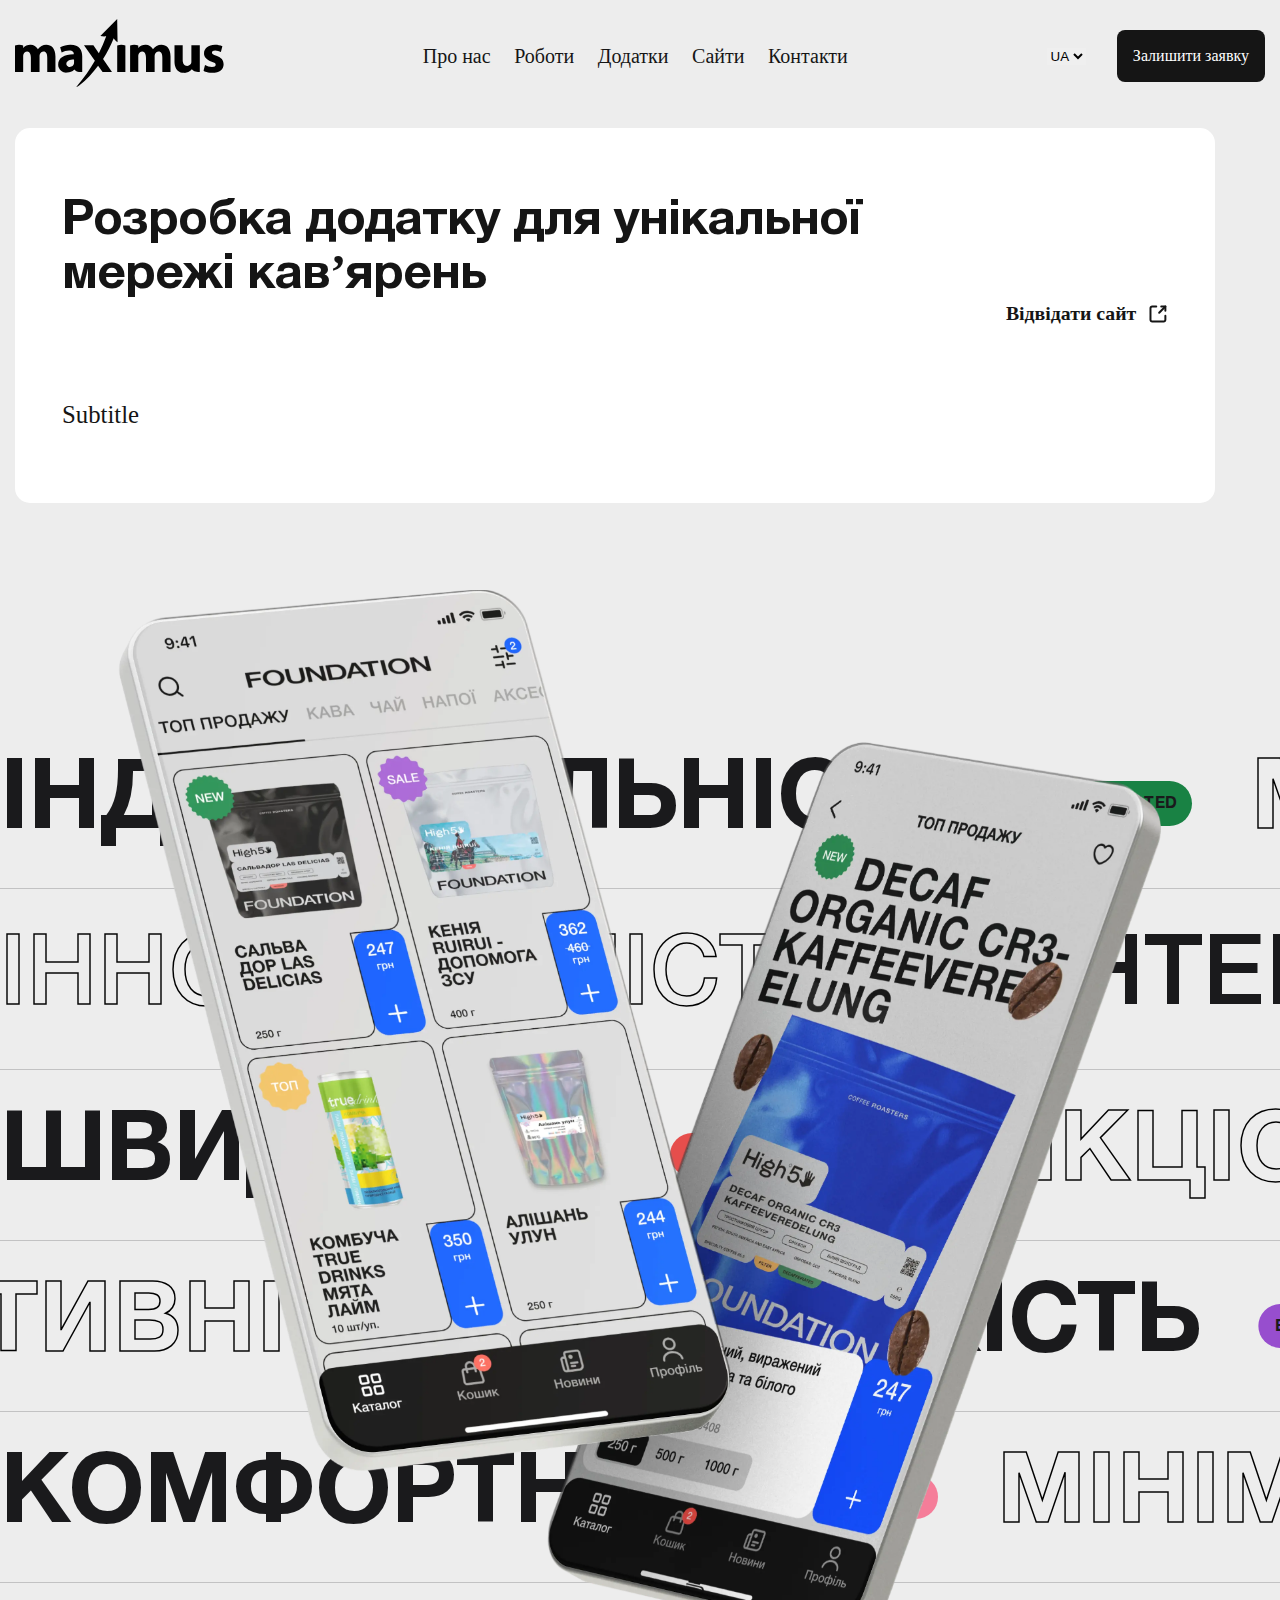
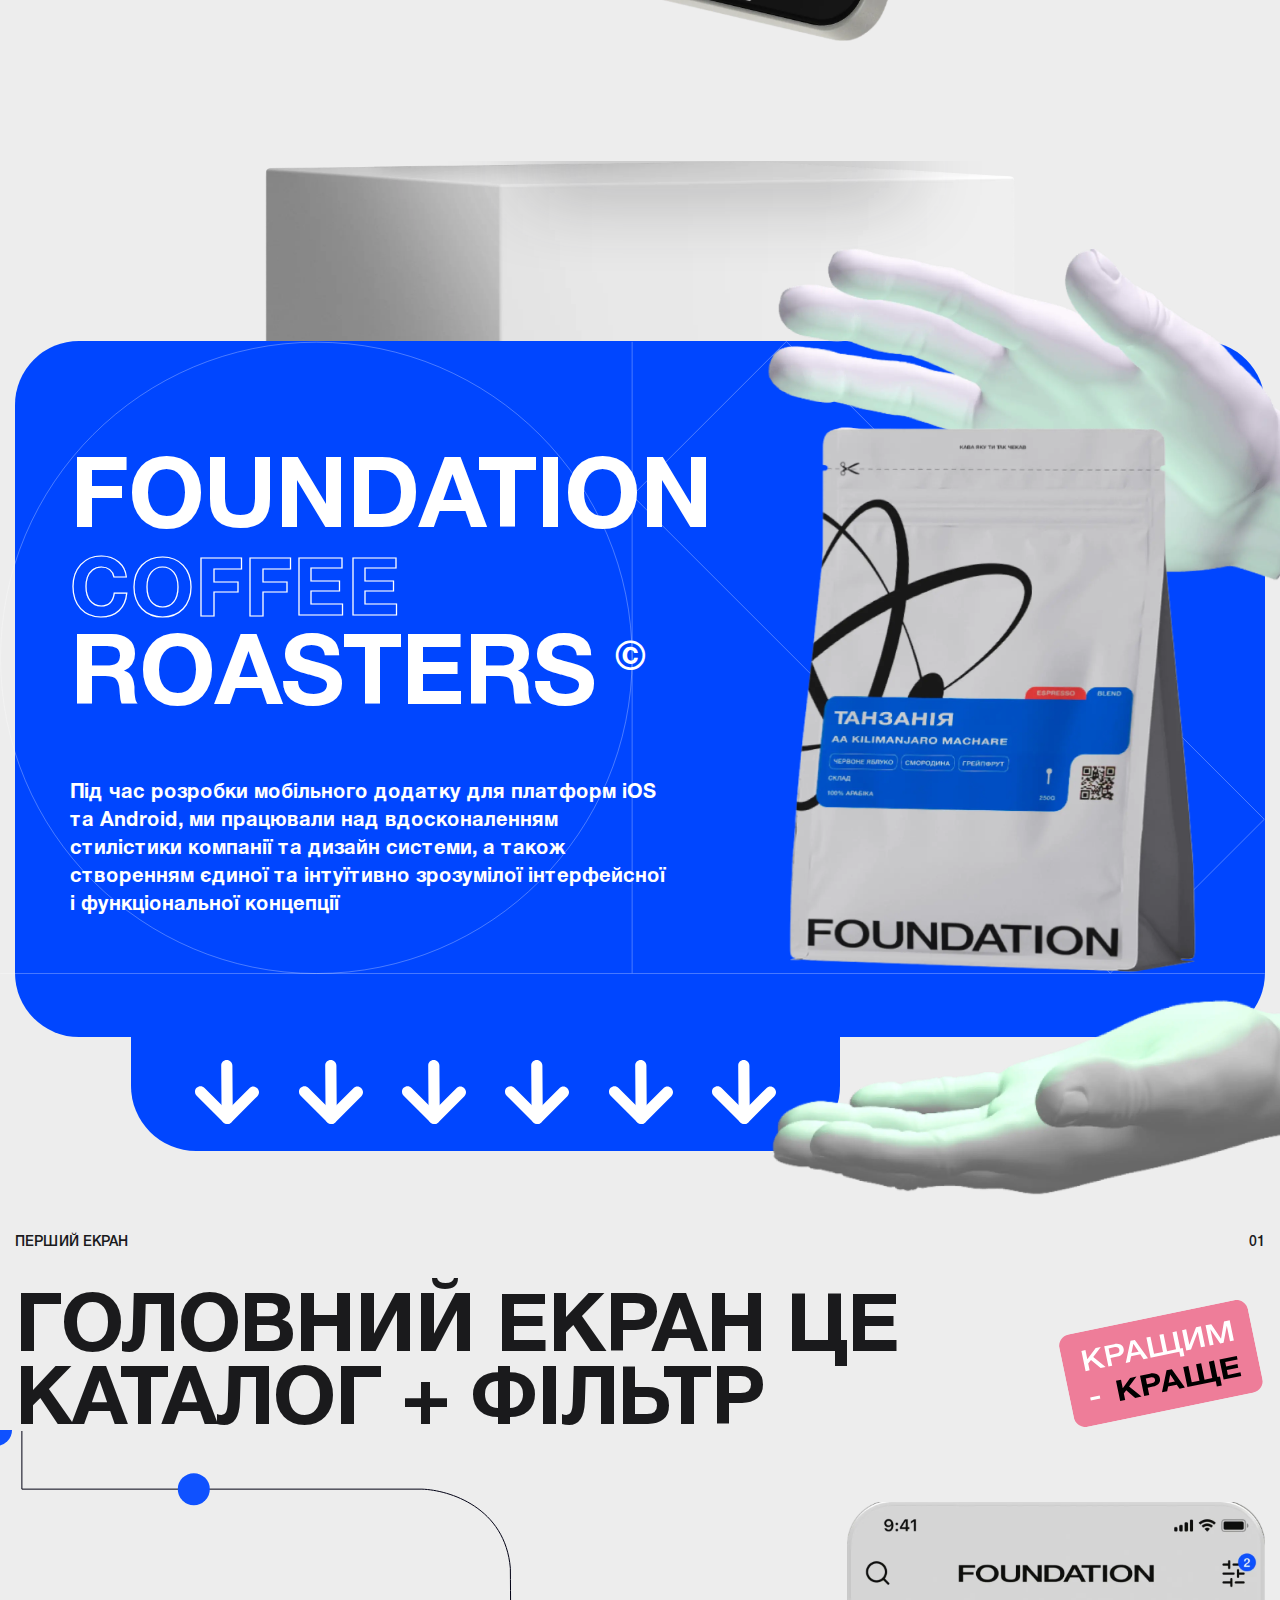
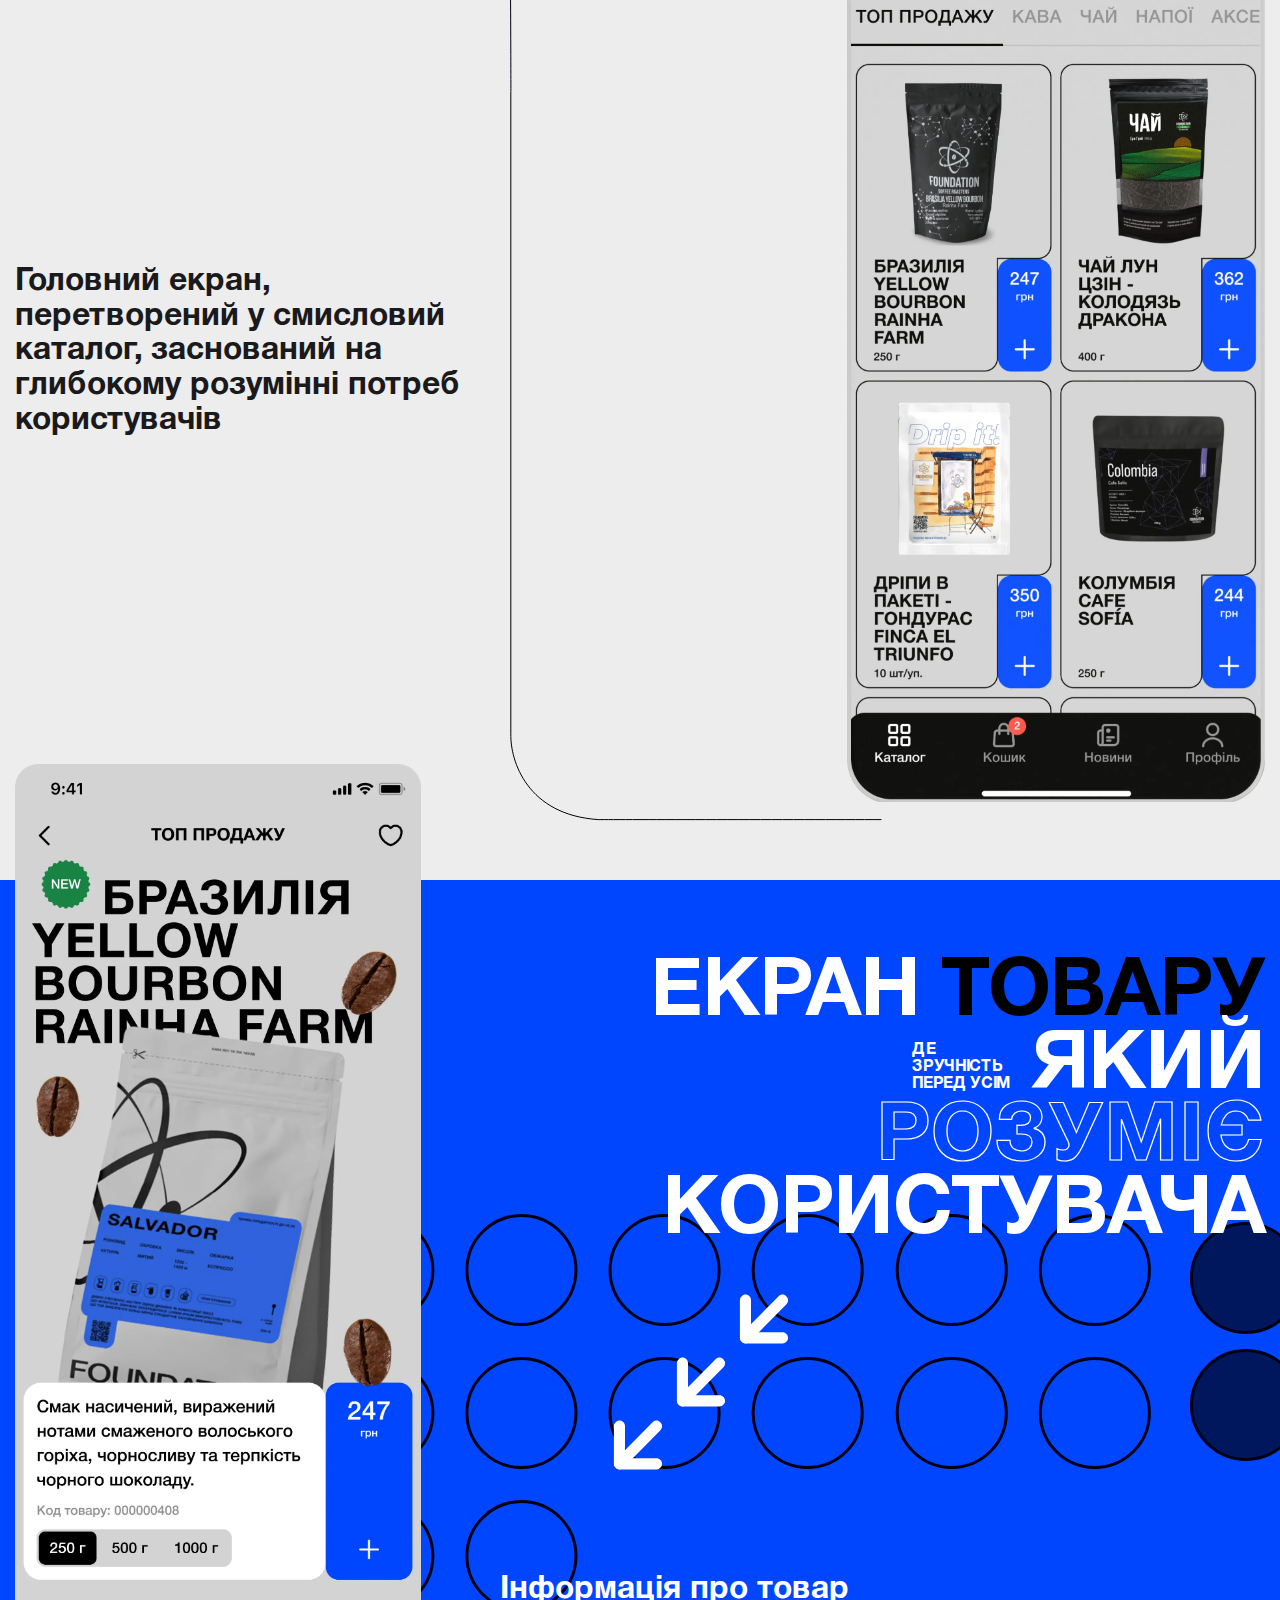
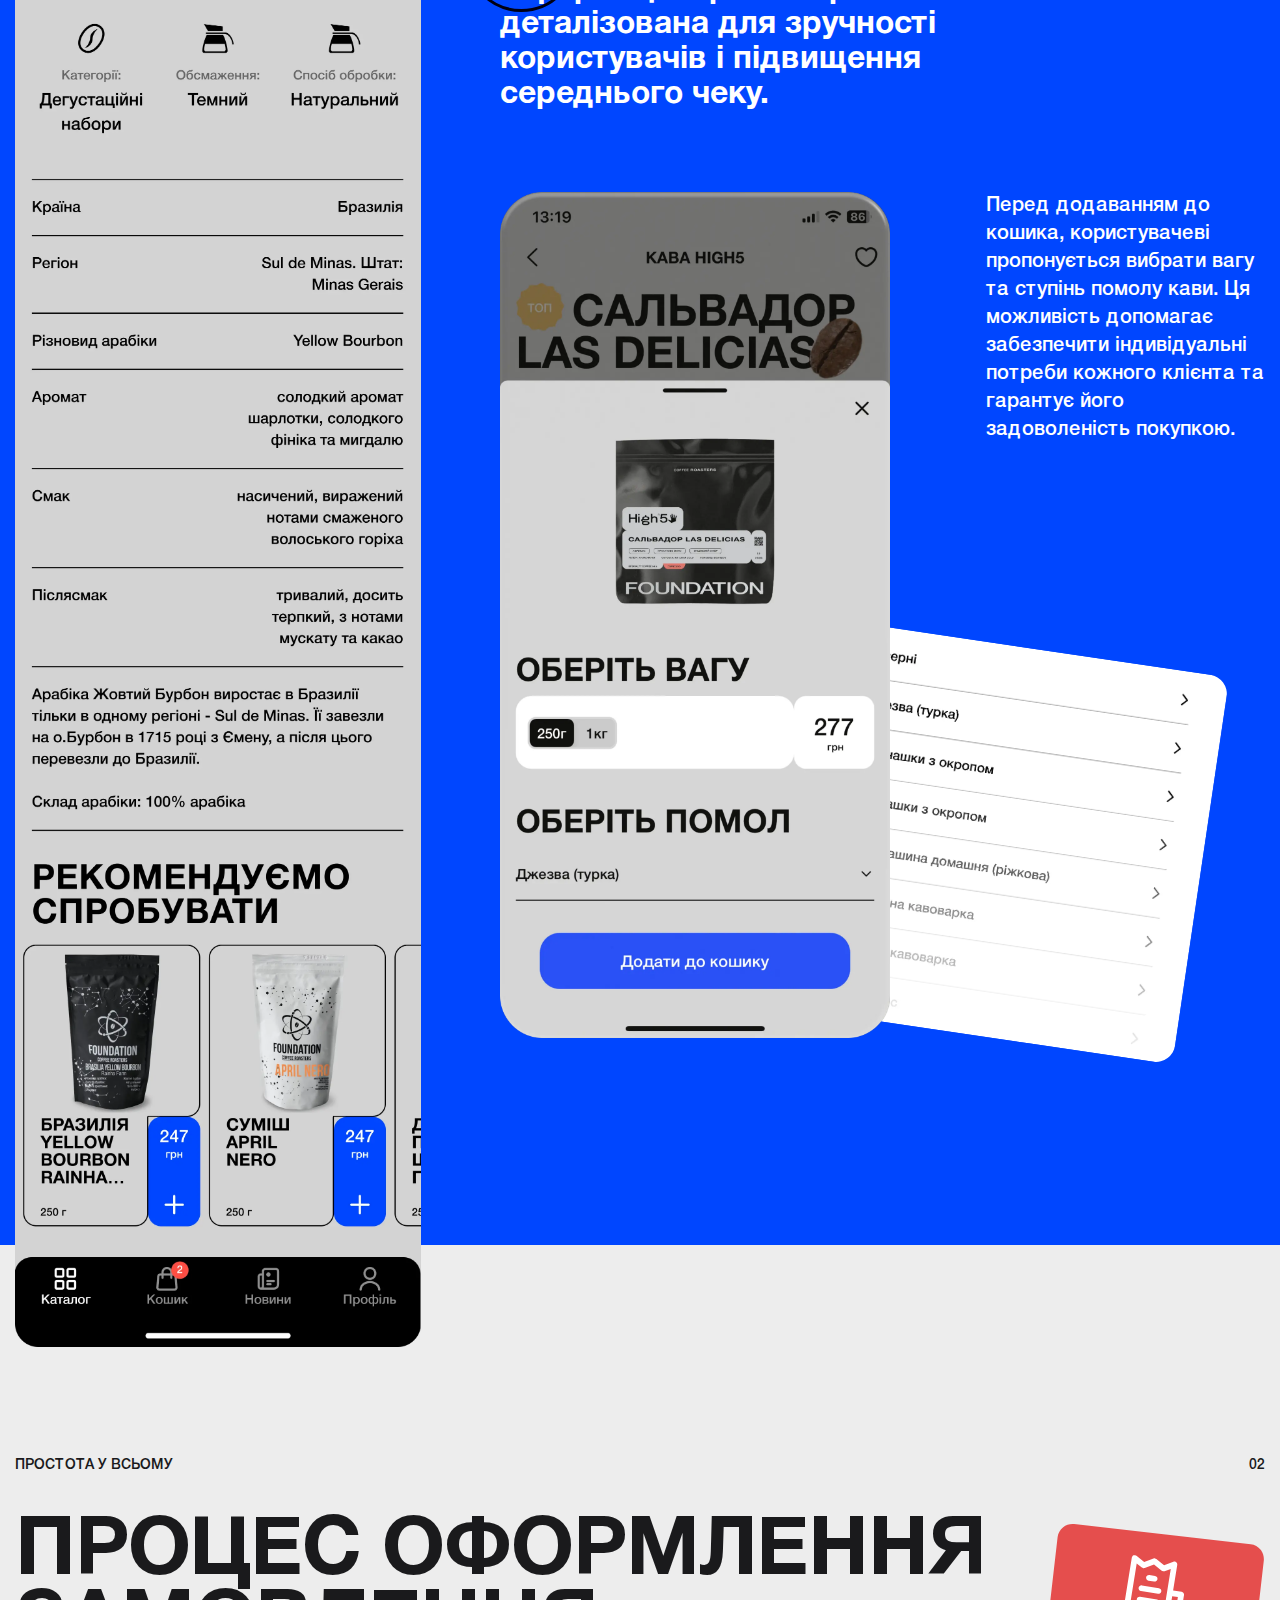
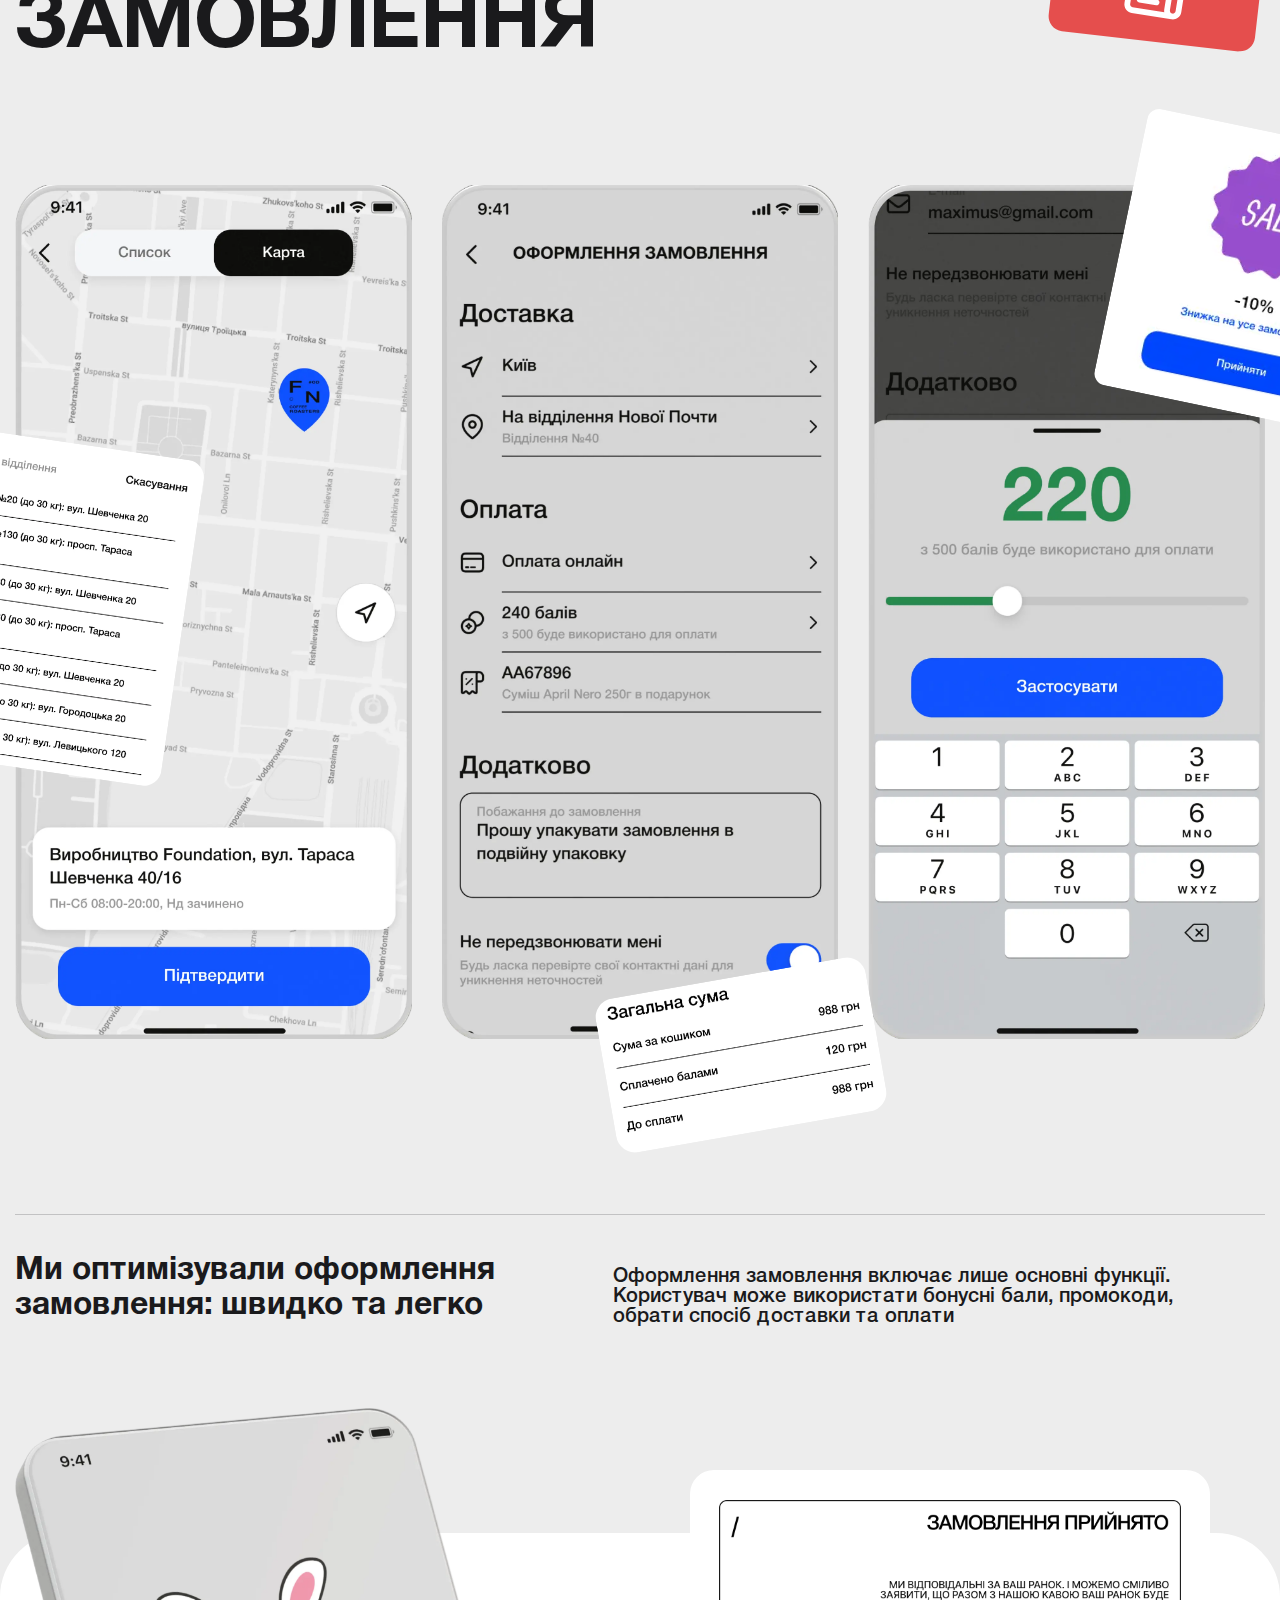
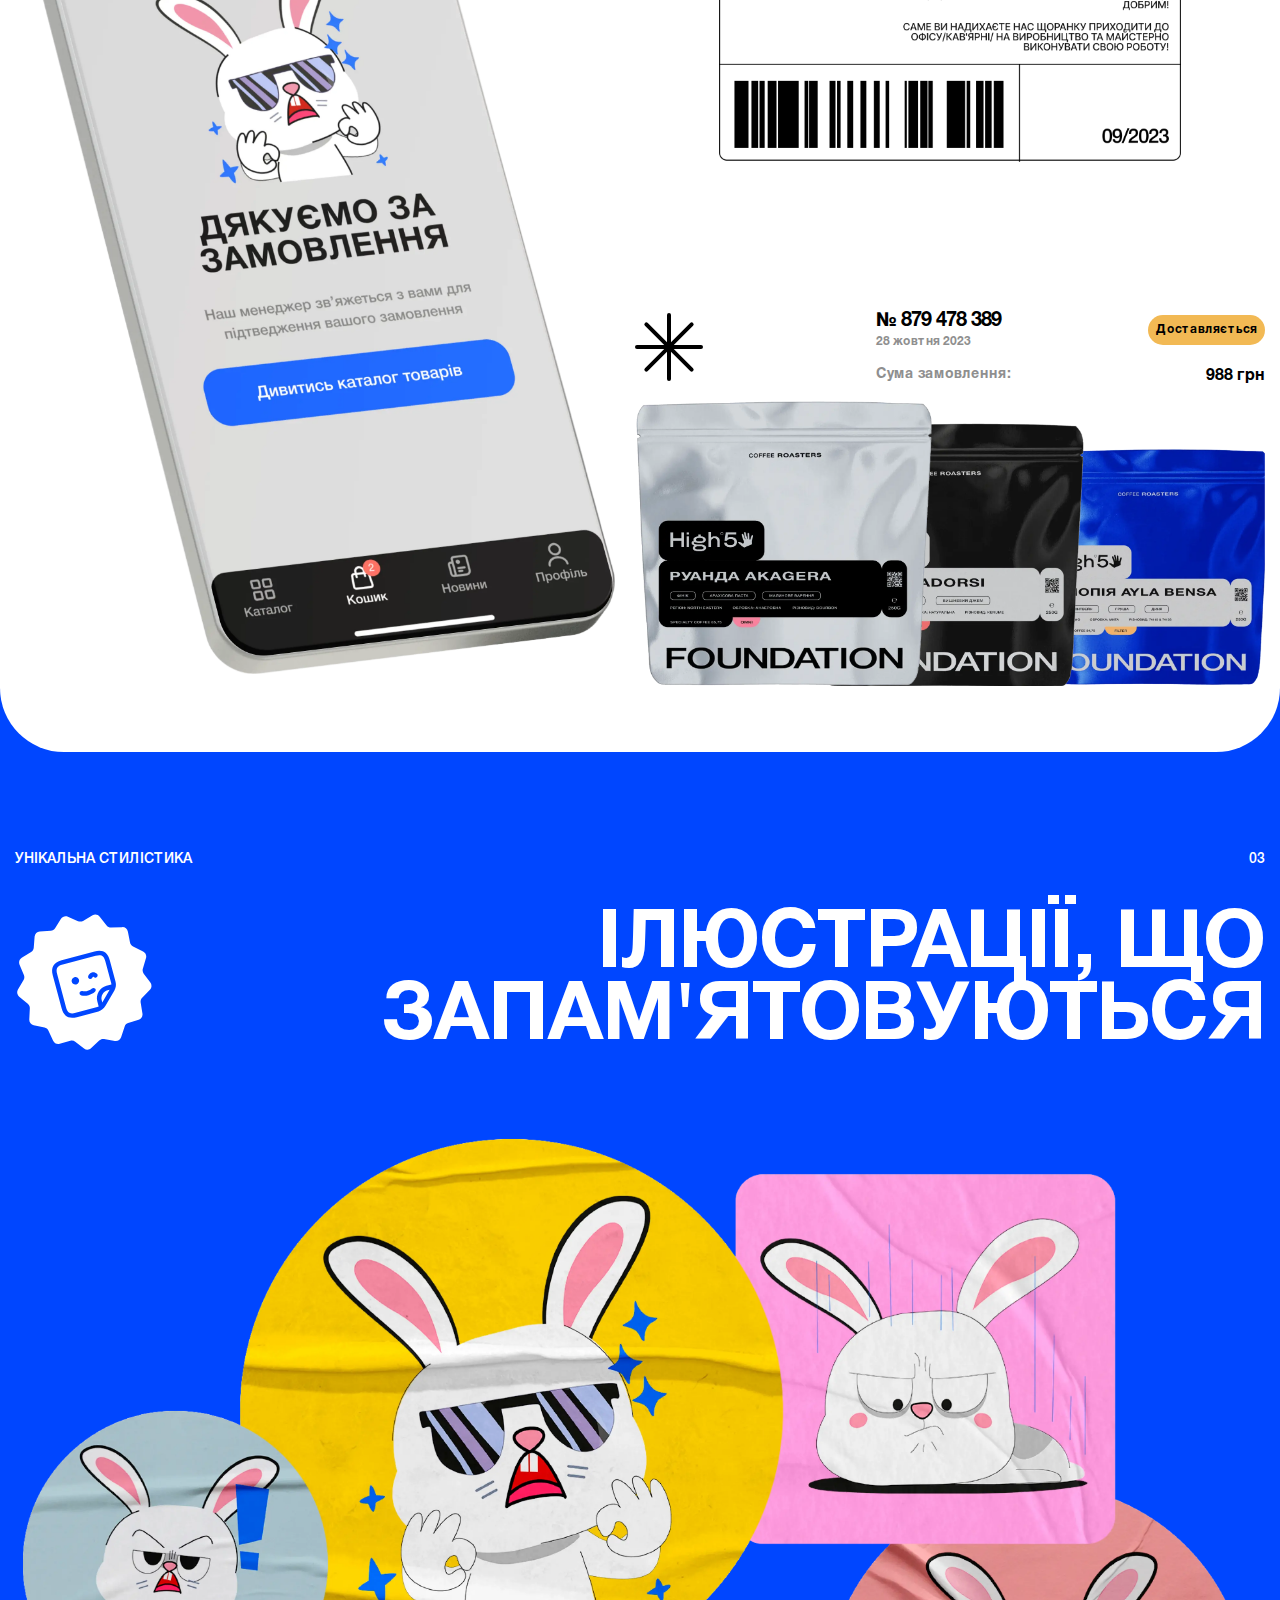
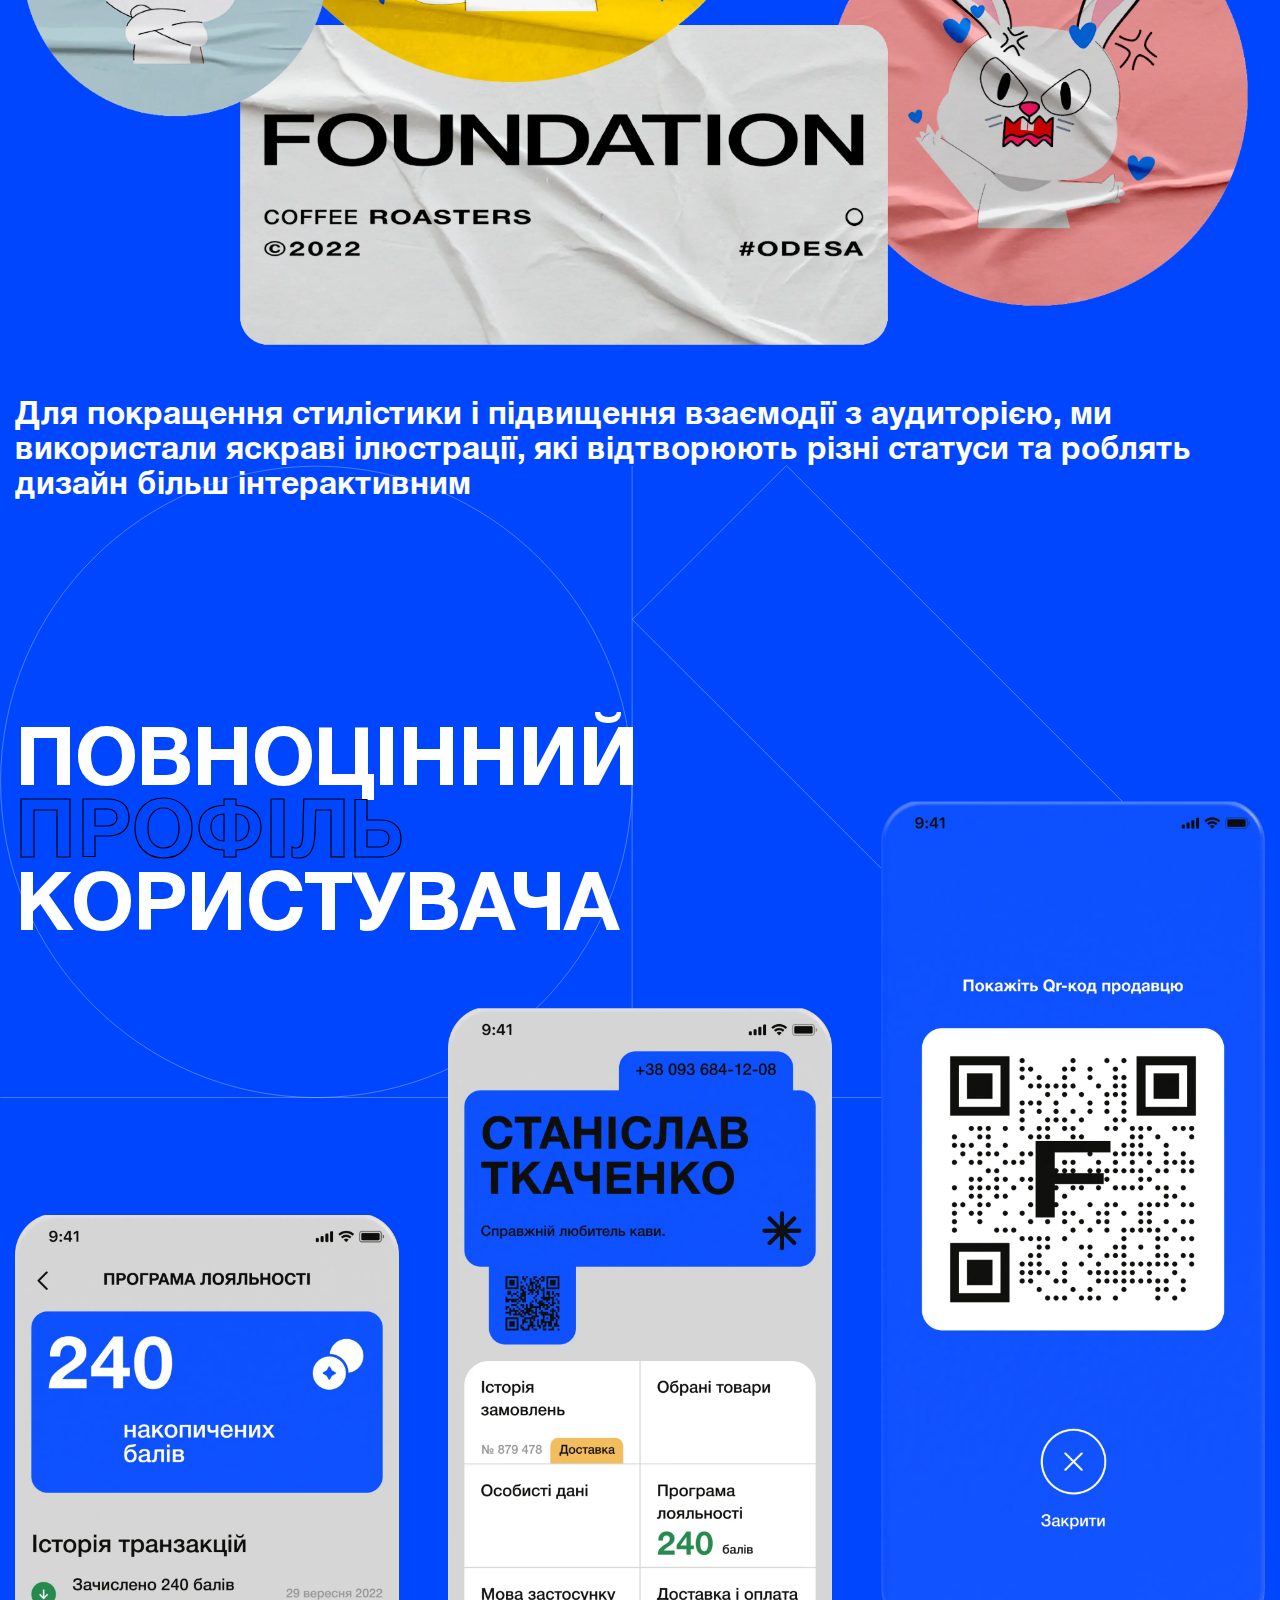
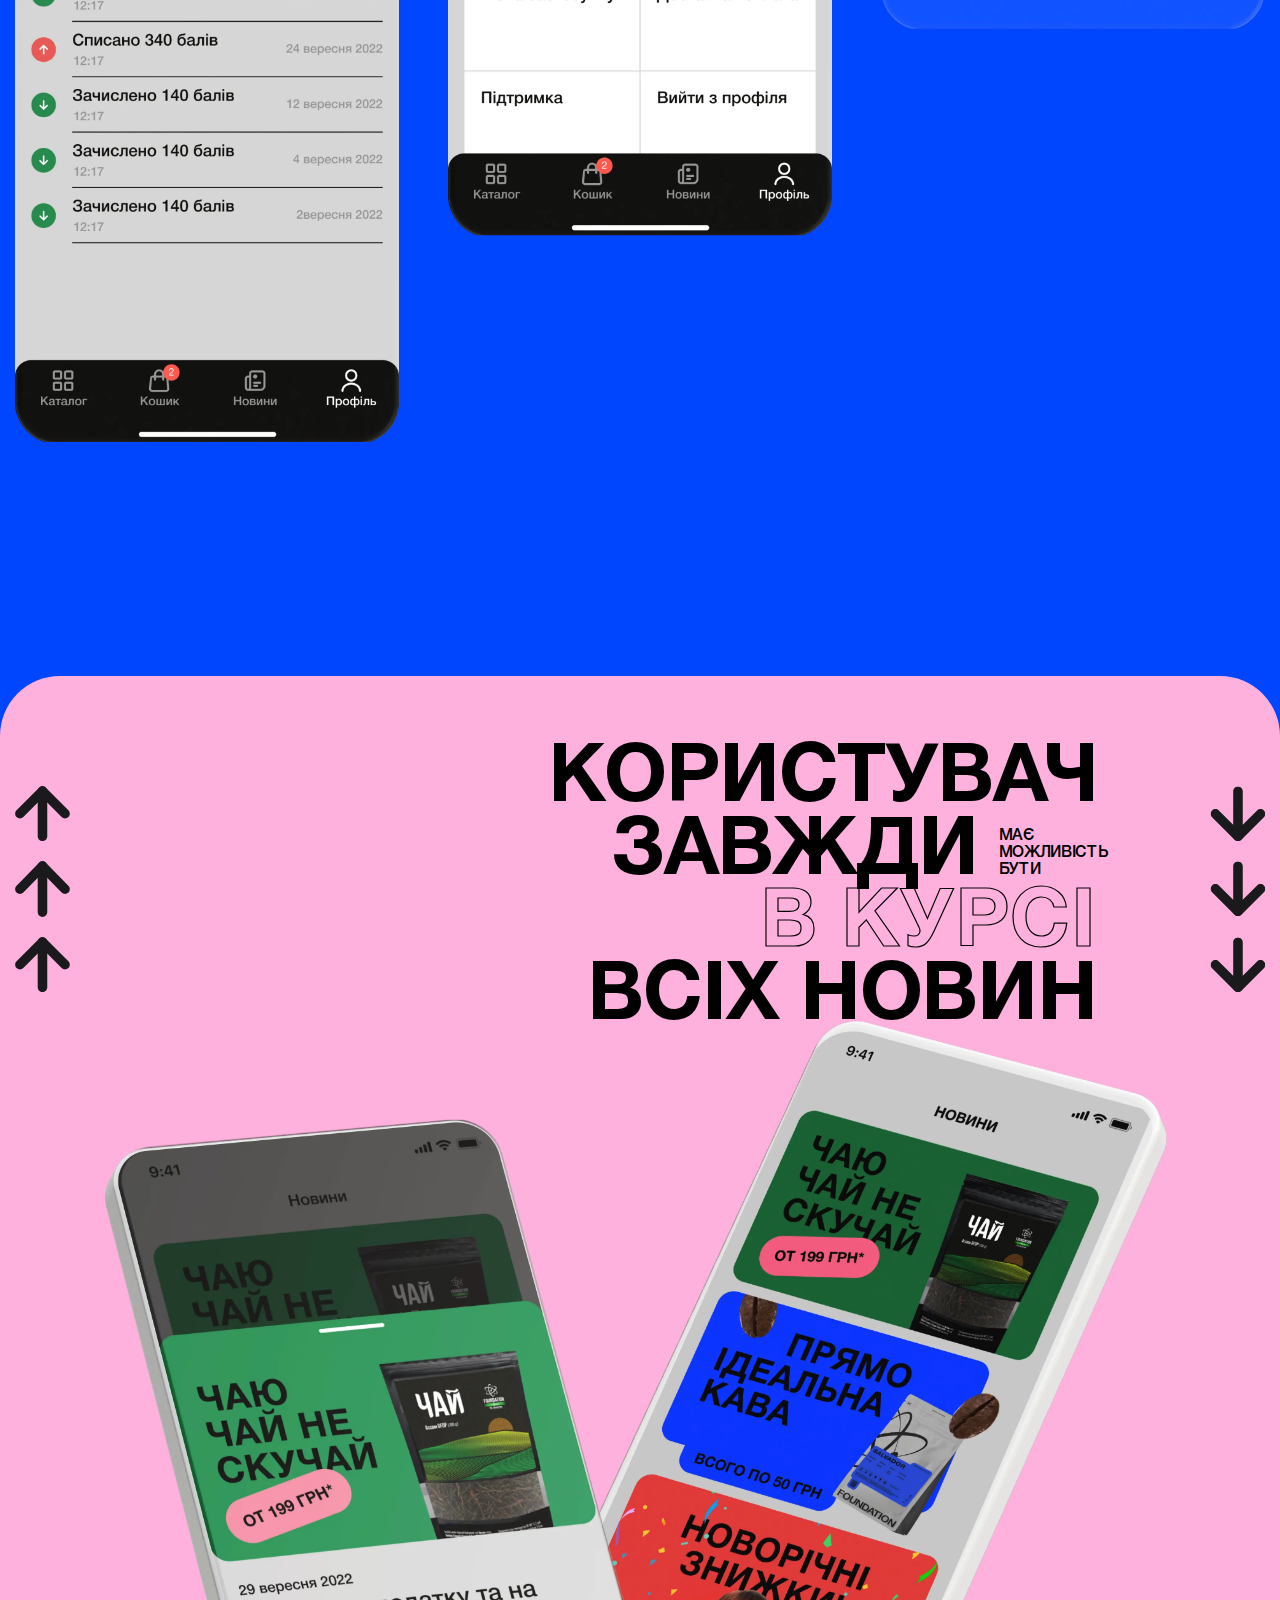
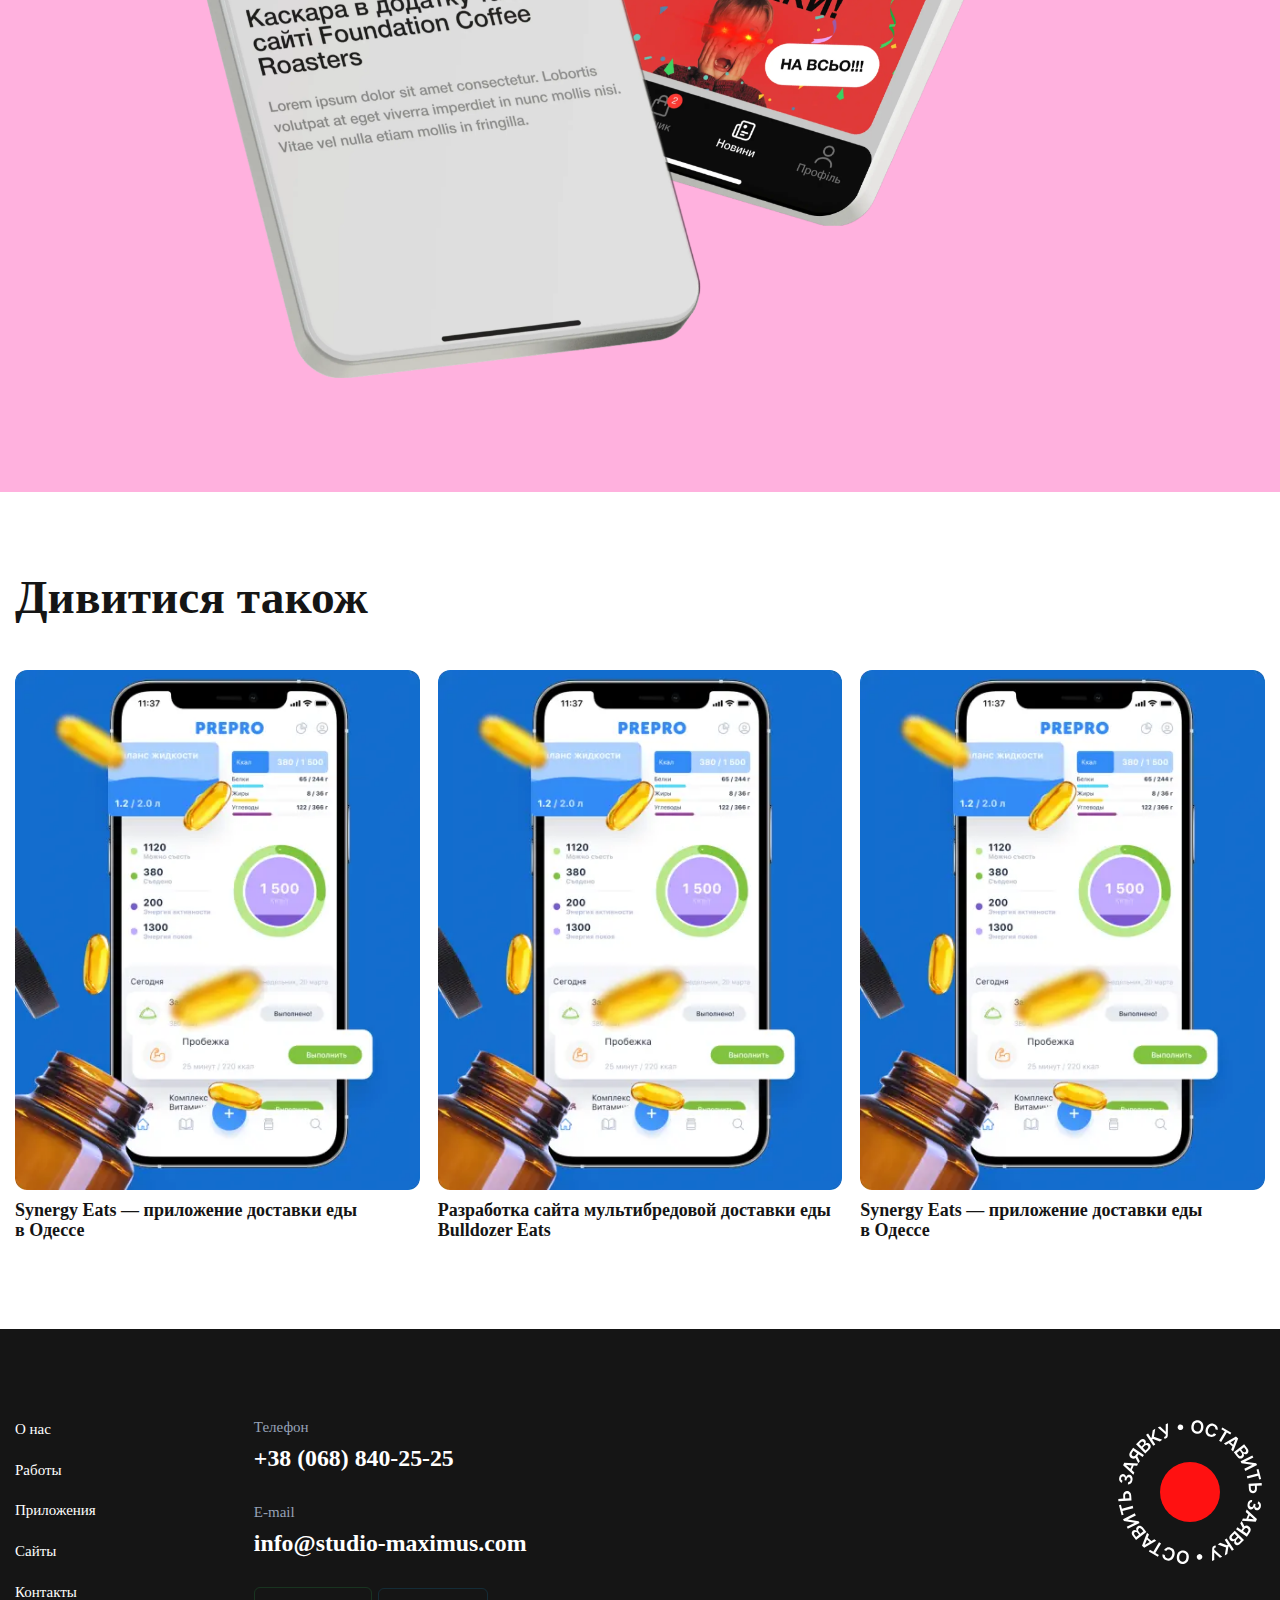
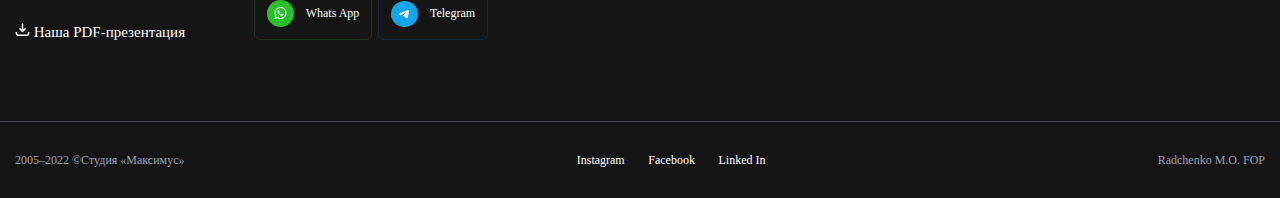
<file: home.html>
<!DOCTYPE html>
<html lang="en">

<head>
	<title>HomePage</title>
	<meta charset="UTF-8">
	<meta name="format-detection" content="telephone=no">
	<!-- <style>body{opacity: 0;}</style> -->
	<link rel="stylesheet" href="css/style.min.css?_v=20230926155727">
	<link rel="shortcut icon" href="favicon.ico">
	<!-- <meta name="robots" content="noindex, nofollow"> -->
	<meta name="viewport" content="width=device-width, initial-scale=1.0">
</head>

<body>
	<div class="wrapper">
		<header class="header">
			<div class="header__container">
				<a class="header__logo" href="#">
					<svg width="209" height="68" viewBox="0 0 209 68" fill="none" xmlns="http://www.w3.org/2000/svg">
						<path d="M102.204 0L85.3366 17.1241C87.2844 17.3784 89.2525 17.4399 91.2124 17.3077C89.1607 23.1215 86.6997 28.7825 83.8481 34.2482L78.3903 26.3058H68.9649L79.8788 41.6925C74.7767 50.5629 68.8819 58.9527 62.2667 66.759C61.6023 67.541 61.2149 68 61.5225 68C62.6073 67.5965 63.6144 67.0087 64.4994 66.2626C71.499 60.5346 77.7497 53.9474 83.1038 46.6565L87.5693 53.1165H96.9947L88.0655 39.95C92.2972 33.456 95.8702 26.5555 98.7312 19.3511C99.7017 20.986 101.066 22.3513 102.701 23.3223C102.636 20.74 102.204 0 102.204 0ZM67.2283 37.4748C67.2283 31.2035 64.4501 25.8111 55.5702 25.8111C51.9464 25.768 48.368 26.6206 45.1525 28.2931L46.641 33.5053C48.9124 32.2205 51.4741 31.537 54.0834 31.5197C58.1615 31.5197 58.797 33.3081 58.797 35.2427C49.3716 35.1883 43.1644 38.7413 43.1644 45.6654C43.1737 46.7697 43.4103 47.8603 43.8596 48.8691C44.3089 49.8778 44.9613 50.7831 45.7759 51.5284C46.5905 52.2737 47.5499 52.843 48.5942 53.2007C49.6385 53.5585 50.7454 53.6971 51.8456 53.6078C53.2493 53.6656 54.6478 53.4052 55.9366 52.8458C57.2255 52.2865 58.3712 51.4427 59.288 50.3778C60.7884 51.9333 62.0628 53.108 67.2266 53.108L67.2283 37.4748ZM59.0416 43.4248C59.0677 44.0184 58.97 44.611 58.7548 45.1648C58.5396 45.7186 58.2116 46.2216 57.7916 46.6418C57.3716 47.0619 56.8689 47.3901 56.3154 47.6054C55.7618 47.8207 55.1695 47.9184 54.5762 47.8924C54.1657 47.9222 53.7535 47.8674 53.365 47.7315C52.9765 47.5957 52.62 47.3816 52.3175 47.1025C52.0149 46.8234 51.7728 46.4851 51.606 46.1087C51.4392 45.7323 51.3513 45.3257 51.3477 44.914C51.3477 41.7775 54.8345 40.4481 59.0382 40.4464L59.0416 43.4248ZM176.372 42.432C176.414 43.0085 176.336 43.5874 176.142 44.1319C175.948 44.6765 175.643 45.1747 175.247 45.5949C174.85 46.0151 174.37 46.3481 173.838 46.5728C173.306 46.7974 172.732 46.9087 172.155 46.8996C169.266 46.8996 167.689 44.5672 167.689 40.6946V26.3007H159.503V42.1838C159.503 42.1838 158.981 53.8492 168.928 53.8475C170.436 53.9801 171.954 53.7314 173.341 53.1242C174.728 52.517 175.94 51.5709 176.867 50.3727C178.056 51.8279 179.884 53.1029 184.805 53.1029V26.3058H176.381L176.372 42.432ZM201.374 36.805C198.105 35.6592 196.956 34.9996 196.956 33.745C196.956 32.385 198.164 31.5112 200.185 31.5112C202.177 31.5557 204.131 32.0657 205.89 33.0004L207.379 27.2918C205.036 26.2584 202.496 25.7501 199.937 25.8026C193.344 25.8026 189.023 29.4712 189.023 34.4879C188.97 37.5955 191.21 40.8238 196.713 42.6785C199.818 43.7155 200.682 44.2935 200.682 45.6569C200.682 47.0203 199.468 47.8907 196.961 47.8907C194.521 47.7917 192.139 47.1109 190.015 45.9051L188.526 51.8551C188.526 51.8551 190.656 53.8407 197.208 53.8407C204.837 53.8407 208.618 50.1177 208.618 45.1554C208.565 41.242 206.441 38.556 201.376 36.8101L201.374 36.805ZM102.203 26.5489V53.1029H110.389V26.554C107.751 25.562 104.843 25.562 102.204 26.554L102.203 26.5489ZM31.2582 25.8043C29.5947 25.804 27.9563 26.2109 26.4861 26.9897C25.0158 27.7684 23.7584 28.8953 22.8235 30.2719C22.1749 28.8656 21.118 27.6872 19.7906 26.8904C18.4631 26.0935 16.9265 25.7151 15.381 25.8043C14.0193 25.787 12.6701 26.067 11.4275 26.6249C10.185 27.1827 9.07903 28.005 8.18668 29.0343V26.5523C5.53876 25.6117 2.64792 25.6117 0 26.5523V53.1063H8.18668V37.4663C8.18668 36.8118 8.33111 32.5023 12.156 32.5023C15.4116 32.5023 15.8772 36.8033 15.8772 38.7073V53.1012H24.5583V37.4612C24.5583 36.8067 24.7181 32.4904 28.5412 32.4904C31.2124 32.4904 32.2472 34.8296 32.2472 38.7022V53.0961H40.4457V37.4561C40.4457 29.5137 36.3847 25.8111 31.2599 25.8111L31.2582 25.8043ZM146.356 25.8043C144.693 25.804 143.054 26.2109 141.584 26.9897C140.114 27.7684 138.856 28.8953 137.921 30.2719C137.273 28.8656 136.216 27.6872 134.888 26.8904C133.561 26.0935 132.024 25.7151 130.479 25.8043C129.117 25.787 127.768 26.067 126.525 26.6249C125.283 27.1827 124.177 28.005 123.285 29.0343V26.5523C120.637 25.6117 117.746 25.6117 115.098 26.5523V53.1063H123.285V37.4663C123.285 36.8118 123.429 32.5023 127.254 32.5023C130.509 32.5023 130.975 36.8033 130.975 38.7073V53.1012H139.656V37.4612C139.656 36.8067 139.816 32.4904 143.639 32.4904C146.31 32.4904 147.345 34.8296 147.345 38.7022V53.0961H155.532V37.4561C155.537 29.5137 151.482 25.8111 146.358 25.8111L146.356 25.8043Z" fill="#000" />
					</svg>
				</a>
				<div class="header__menu menu">
					<nav class="menu__body">
						<ul class="menu__list">
							<li class="menu__item"><a class="menu__link" href="#">Про нас</a></li>
							<li class="menu__item"><a class="menu__link" href="#">Роботи</a></li>
							<li class="menu__item"><a class="menu__link" href="#">Додатки</a></li>
							<li class="menu__item"><a class="menu__link" href="#">Сайти</a></li>
							<li class="menu__item"><a class="menu__link" href="#">Контакти</a></li>
						</ul>
					</nav>
				</div>
				<div class="header__action">
					<div data-da=".menu__body,472,2" class="header__select">
						<select class="select" name="form[]" data-class-modif="form">
							<option data-href="#" value="EN">EN</option>
							<option data-href="#" value="UA" selected>UA</option>
							<option data-href="#" value="PL">PL</option>
							<option data-href="#" value="KZ">KZ</option>
						</select>
					</div>
					<button type="button" class="header__button">Залишити заявку</button>
					<button class="menu__icon icon-menu" type="button"><span></span></button>
				</div>
			</div>
		</header>
		<section class="hero__header header-hero">
			<div class="header-hero__body">
				<h1 class="header-hero__title">Розробка додатку для унікальної мережі кавʼярень</h1>
				<div class="header-hero__subtitle">Subtitle</div>
			</div>
			<a href="#" class="header-hero__link">
				<span>Відвідати сайт</span>
				<svg xmlns="http://www.w3.org/2000/svg" width="20" height="20" viewBox="0 0 20 20" fill="none">
					<path d="M11.25 8.75L17.5 2.5" stroke="#151515" stroke-width="2" stroke-linecap="round" stroke-linejoin="round" />
					<path d="M13.3359 2.5H17.5026V6.66667" stroke="#151515" stroke-width="2" stroke-linecap="round" stroke-linejoin="round" />
					<path d="M17.5 11.6667V15.8333C17.5 16.2754 17.3244 16.6993 17.0118 17.0118C16.6993 17.3244 16.2754 17.5 15.8333 17.5H4.16667C3.72464 17.5 3.30072 17.3244 2.98816 17.0118C2.67559 16.6993 2.5 16.2754 2.5 15.8333V4.16667C2.5 3.72464 2.67559 3.30072 2.98816 2.98816C3.30072 2.67559 3.72464 2.5 4.16667 2.5H8.33333" stroke="#151515" stroke-width="2" stroke-linecap="round" stroke-linejoin="round" />
				</svg>
			</a>
		</section>
		<main class="page">
			<div class="page__hero hero">
				<div class="hero__line">
					<div class="hero__baner dcaffeinated">
						<div class="hero__content dcaffeinated-content">
							<div class="hero__title-box dcaffeinated-box">
								<div class="hero__title title">індивідуальність</div>
								<div class="hero__label color-label color-label--green">Decaffeinated</div>
								<div class="hero__title title title--transparent">Мінімалізм</div>
								<div class="hero__label color-label color-label--green">Decaffeinated</div>
							</div>
							<div class="hero__title-box dcaffeinated-box">
								<div class="hero__title title">індивідуальність</div>
								<div class="hero__label color-label color-label--green">Decaffeinated</div>
								<div class="hero__title title title--transparent">Мінімалізм</div>
								<div class="hero__label color-label color-label--green">Decaffeinated</div>
							</div>
							<!-- <div class="hero__title-box dcaffeinated-box">
									<div class="hero__title title">індивідуальність</div>
									<div class="hero__label color-label color-label--green">Decaffeinated</div>
									<div class="hero__title title title--transparent">Мінімалізм</div>
									<div class="hero__label color-label color-label--green">Decaffeinated</div>
								</div> -->
						</div>
					</div>
					<div class="hero__decor"></div>
					<div class="hero__baner filter">
						<div class="hero__content filter-content">
							<div class="hero__title-box filter-box">
								<div class="hero__title title--transparent">Інноваційність</div>
								<div class="hero__label color-label color-label--yellow">Filter</div>
								<div class="hero__title">Інтерактивність</div>
								<div class="hero__label color-label color-label--yellow">Filter</div>
							</div>
						</div>
						<div class="hero__content filter-content">
							<div class="hero__title-box filter-box">
								<div class="hero__title title--transparent">Інноваційність</div>
								<div class="hero__label color-label color-label--yellow">Filter</div>
								<div class="hero__title">Інтерактивність</div>
								<div class="hero__label color-label color-label--yellow">Filter</div>
							</div>
						</div>
						<div class="hero__content filter-content">
							<div class="hero__title-box filter-box">
								<div class="hero__title title--transparent">Інноваційність</div>
								<div class="hero__label color-label color-label--yellow">Filter</div>
								<div class="hero__title">Інтерактивність</div>
								<div class="hero__label color-label color-label--yellow">Filter</div>
							</div>
						</div>
					</div>
					<div class="hero__decor"></div>
					<div class="hero__baner espreso">
						<div class="hero__content espreso-content">
							<div class="hero__title-box espreso-box">
								<div class="hero__title title">Швидкість</div>
								<div class="hero__label color-label color-label--red">Espreso</div>
								<div class="hero__title title title--transparent">функціональність</div>
								<div class="hero__label color-label color-label--red">Espreso</div>
							</div>
							<div class="hero__title-box espreso-box">
								<div class="hero__title title">Швидкість</div>
								<div class="hero__label color-label color-label--red">Espreso</div>
								<div class="hero__title title title--transparent">функціональність</div>
								<div class="hero__label color-label color-label--red">Espreso</div>
							</div>
						</div>
					</div>
					<div class="hero__decor"></div>
					<div class="hero__baner exclusive">
						<div class="hero__content exclusive-content">
							<div class="hero__title-box exclusive-box">
								<div class="hero__title title title--transparent">Ефективність</div>
								<div class="hero__label color-label color-label--purplep">EXclusive</div>
								<div class="hero__title title">Легкість</div>
								<div class="hero__label color-label color-label--purplep">EXclusive</div>
							</div>
							<div class="hero__title-box exclusive-box">
								<div class="hero__title title title--transparent">Ефективність</div>
								<div class="hero__label color-label color-label--purplep">EXclusive</div>
								<div class="hero__title title">Легкість</div>
								<div class="hero__label color-label color-label--purplep">EXclusive</div>
							</div>
							<div class="hero__title-box exclusive-box">
								<div class="hero__title title title--transparent">Ефективність</div>
								<div class="hero__label color-label color-label--purplep">EXclusive</div>
								<div class="hero__title title">Легкість</div>
								<div class="hero__label color-label color-label--purplep">EXclusive</div>
							</div>
						</div>
					</div>
					<div class="hero__decor"></div>
					<div class="hero__baner omni">
						<div class="hero__content omni-content">
							<div class="hero__title-box omni-box">
								<div class="hero__title title">Комфортність</div>
								<div class="hero__label color-label color-label--pink">omni</div>
								<div class="hero__title title title--transparent">Мінімалізм</div>
								<div class="hero__label color-label color-label--pink">omni</div>
							</div>
							<div class="hero__title-box omni-box">
								<div class="hero__title title">Комфортність</div>
								<div class="hero__label color-label color-label--pink">omni</div>
								<div class="hero__title title title--transparent">Мінімалізм</div>
								<div class="hero__label color-label color-label--pink">omni</div>
							</div>
						</div>
					</div>
					<div class="hero__decor"></div>
				</div>
				<div class="hero__images double-phone">
					<div class="double-phone__image-ibg"><picture><source srcset="img/hero/phone-left.webp" type="image/webp"><img src="img/hero/phone-left.png" alt="phone"></picture></div>
					<div class="double-phone__image-ibg"><picture><source srcset="img/hero/phone-right.webp" type="image/webp"><img src="img/hero/phone-right.png" alt="phone"></picture></div>
				</div>
				<div class="hero__platform-ibg"><picture><source srcset="img/hero/platform.webp" type="image/webp"><img src="img/hero/platform.png" alt=""></picture></div>
			</div>
			<section class="page__roasters roasters">
				<div class="roasters__container">
					<div class="roasters__body">
						<div class="roasters__content">
							<div class="roasters__title title title-big">Foundation
								<span class="title title--transparent">Coffee</span>
								<div class="roasters__copy">Roasters <span class="roasters__span">&#169;</span></div>
							</div>
							<div class="roasters__text">
								<p>Під час розробки мобільного додатку для платформ iOS та Android, ми працювали над вдосконаленням стилістики компанії та дизайн системи, а також створенням єдиної та інтуїтивно зрозумілої інтерфейсної і функціональної концепції</p>
							</div>
						</div>
						<div class="roasters__coffe-ibg">
							<picture><source srcset="img/roasters/coffe.webp" type="image/webp"><img src="img/roasters/coffe.png" alt="coffe"></picture>
						</div>
					</div>
					<div class="roasters__arrows">
						<div class="roasters__arrow"><img src="img/arrow.svg" alt="arrow"></div>
						<div class="roasters__arrow"><img src="img/arrow.svg" alt="arrow"></div>
						<div class="roasters__arrow"><img src="img/arrow.svg" alt="arrow"></div>
						<div class="roasters__arrow"><img src="img/arrow.svg" alt="arrow"></div>
						<div class="roasters__arrow"><img src="img/arrow.svg" alt="arrow"></div>
						<div class="roasters__arrow"><img src="img/arrow.svg" alt="arrow"></div>
					</div>
					<div class="roasters__hands">
						<div class="roasters__hand-ibg">
							<picture><source srcset="img/roasters/hand-01.webp" type="image/webp"><img src="img/roasters/hand-01.png" alt="hand"></picture>
						</div>
						<div class="roasters__hand-ibg">
							<picture><source srcset="img/roasters/hand-02.webp" type="image/webp"><img src="img/roasters/hand-02.png" alt="hand"></picture>
						</div>
					</div>
				</div>
			</section>
			<section class="page__main-screen main-screen">
				<div class="main-screen__container">
					<div class="main-screen__list list-block">
						<div class="list-block__title">Перший екран</div>
						<div class="list-block__number">01</div>
					</div>
					<div class="main-screen__header head-section">
						<h2 class="head-section__title title">Головний екран це каталог + фільтр</h2>
						<div class="head-section__label">
							<svg xmlns="http://www.w3.org/2000/svg" width="220" height="140" viewBox="0 0 220 140" fill="none">
								<mask id="mask0_220_8154" style="mask-type:luminance" maskUnits="userSpaceOnUse" x="0" y="0" width="220" height="139">
									<path d="M199.526 -5.31556e-06L0 41.1848L20.336 138.973L219.862 97.7881L199.526 -5.31556e-06Z" fill="white" />
								</mask>
								<g mask="url(#mask0_220_8154)">
									<path d="M207.641 100.311L32.5571 136.451C30.9452 136.784 29.283 136.795 27.6664 136.484C26.0497 136.173 24.5105 135.547 23.1373 134.64C21.7641 133.734 20.5842 132.565 19.6652 131.202C18.7464 129.839 18.1068 128.308 17.7834 126.698L2.5357 53.3774C1.86323 50.1438 2.50587 46.7769 4.32224 44.0173C6.13861 41.2577 8.97993 39.3315 12.2212 38.6625L187.305 2.52292C190.546 1.85389 193.922 2.49682 196.689 4.31027C199.457 6.12372 201.389 8.95914 202.061 12.1928L217.309 85.5132C217.655 87.119 217.678 88.777 217.378 90.3916C217.079 92.0062 216.463 93.5455 215.563 94.9209C214.665 96.2964 213.502 97.4808 212.142 98.4058C210.783 99.3309 209.253 99.9784 207.641 100.311Z" fill="#EE7D99" />
									<path d="M46.3705 51.9404L38.337 62.5084L51.4856 73.2021L46.165 74.3004L35.962 65.6802L33.0253 69.4869L34.5259 76.7028L30.286 77.578L25.8359 56.1791L30.0758 55.3039L32.094 65.008L40.9666 53.0558L46.3705 51.9404Z" fill="white" />
									<path d="M49.9453 51.2045L60.5866 49.0079C62.7643 48.438 65.0669 48.5682 67.1668 49.3798C68.0553 49.7697 68.8293 50.38 69.4149 51.1524C70.0004 51.9249 70.3782 52.8338 70.5123 53.7928C70.735 54.6995 70.7461 55.6449 70.5448 56.5563C70.3435 57.4677 69.9351 58.3207 69.3512 59.0496C67.9524 60.6666 66.0257 61.7383 63.9112 62.0755L56.6784 63.5685L58.4032 71.8627L54.4127 72.6864L49.9453 51.2045ZM54.5912 53.5325L56.0401 60.4996L62.0258 59.2642C65.1851 58.612 66.44 57.1419 65.9571 54.8196C65.4741 52.4972 63.5699 51.6793 60.1614 52.3828L54.5912 53.5325Z" fill="white" />
									<path d="M82.3694 44.5112L96.297 63.9539L91.6414 64.9149L88.1235 59.6724L78.3966 61.6802L77.1758 67.9008L72.7695 68.8103L77.7969 45.4551L82.3694 44.5112ZM86.373 57.0926L80.8005 48.6411L78.8391 58.3882L86.373 57.0926Z" fill="white" />
									<path d="M99.036 63.3865L94.5859 41.9876L98.909 41.0953L102.686 59.2595L112.164 57.3031L108.387 39.1389L112.71 38.2466L116.487 56.4108L125.964 54.4546L122.187 36.2904L126.51 35.3979L130.288 53.5623L133.03 52.9959L134.808 61.5389L130.568 62.414L129.463 57.1059L99.036 63.3865Z" fill="white" />
									<path d="M136.785 55.596L132.336 34.197L136.659 33.3047L140.074 49.7271L147.134 31.1425L152.205 30.0957L156.655 51.4947L152.332 52.387L148.917 35.9646L141.774 54.5663L136.785 55.596Z" fill="white" />
									<path d="M182.712 23.8008L187.162 45.1997L183.088 46.0406L179.656 29.5352L176.271 47.4477L172.697 48.1856L162.281 33.1217L165.713 49.6271L161.639 50.4679L157.189 29.069L163.258 27.8163L173.559 43.1634L176.726 25.0363L182.712 23.8008Z" fill="white" />
									<path d="M45.1727 103.312L35.1133 105.389L35.7687 108.541L45.8281 106.464L45.1727 103.312Z" fill="white" />
									<path d="M84.1145 83.3386L76.2959 93.6891L89.4618 104.466L82.7278 105.856L73.2447 97.779L70.7379 101.151L72.1696 108.035L66.8488 109.133L62.416 87.8174L67.7367 86.7191L69.5823 95.5939L77.3805 84.7286L84.1145 83.3386Z" fill="black" />
									<path d="M87.8398 82.4798L98.3981 80.3005C100.689 79.6826 103.119 79.818 105.328 80.6865C106.267 81.0931 107.086 81.7313 107.71 82.5407C108.333 83.3503 108.74 84.3047 108.892 85.3141C109.147 86.2923 109.158 87.3178 108.925 88.3012C108.691 89.2844 108.219 90.1953 107.55 90.9542C105.917 92.5378 103.829 93.5734 101.577 93.9172L96.0066 95.067L97.6106 102.781L92.29 103.879L87.8398 82.4798ZM93.9713 85.2798L95.2476 91.4175L100.07 90.4222C102.896 89.8388 104.102 88.5518 103.671 86.4782C103.24 84.4047 101.62 83.7011 98.7931 84.2845L93.9713 85.2798Z" fill="black" />
									<path d="M121.507 75.5295L135.351 94.9893L129.698 96.1562L126.721 91.8403L117.575 93.728L116.564 98.8675L111.076 100L115.937 76.6792L121.507 75.5295ZM124.749 88.6142L119.782 80.9893L118.181 89.9699L124.749 88.6142Z" fill="black" />
									<path d="M174.399 92.6423L169.162 93.7234L168.023 88.2493L138.01 94.4442L133.578 73.1281L138.981 72.0127L142.587 89.3475L150.734 87.6657L147.129 70.331L152.533 69.2156L156.138 86.5503L164.285 84.8686L160.68 67.5339L166.084 66.4185L169.689 83.7532L172.433 83.1869L174.399 92.6423Z" fill="black" />
									<path d="M190.273 61.4238L191.067 65.2392L178.014 67.9334L178.981 72.578L190.952 70.107L191.728 73.8394L179.757 76.3104L180.843 81.5357L194.146 78.7901L194.955 82.6883L176.334 86.5323L171.9 65.2163L190.273 61.4238Z" fill="black" />
								</g>
							</svg>
						</div>
					</div>
					<div class="main-screen__content">
						<div class="main-screen__body">
							<div class="main-screen__text text">
								<p>Головний екран, перетворений у смисловий каталог, заснований на глибокому розумінні потреб користувачів</p>
							</div>
						</div>
						<div class="main-screen__image-ibg">
							<picture><source srcset="img/main-screen/phone.webp" type="image/webp"><img src="img/main-screen/phone.png" alt="phone"></picture>
						</div>
						<div class="main-screen__decor">
							<svg width="886" height="1017" viewBox="0 0 886 1017" fill="none" xmlns="http://www.w3.org/2000/svg">
								<path id="motionPath" d="M25.8763 0.991821V59.1364H425.951C453.298 60.1012 509.267 77.2776 514.363 138.264C514.79 199.531 514.897 245.941 514.897 261.488" stroke="#000013" />
								<path id="motionPathnext" d="M514.828 261.53V903.832C514.175 930.49 530.783 984.967 602.436 989.606C624.577 989.606 800.318 989.606 885.421 989.606" stroke="black" />
								<circle id="circle" cx="0" cy="0" r="16" fill="#0F51FF" />
								<circle id="circlenext" cx="0" cy="0" r="16" fill="#0F51FF" />
								<animateMotion xlink:href="#circle" dur="5s" begin="0s" fill="freeze" repeatCount="indefinite">
									<mpath xlink:href="#motionPath" />
								</animateMotion>
								<animateMotion xlink:href="#circlenext" dur="5s" begin="5s" fill="freeze" repeatCount="indefinite">
									<mpath xlink:href="#motionPathnext" />
								</animateMotion>
							</svg>
						</div>
					</div>
				</div>
			</section>
			<section class="page__product product">
				<div class="product__container">
					<div class="product__big-image-ibg">
						<picture><source srcset="img/product/image-big.webp" type="image/webp"><img src="img/product/image-big.png" alt="image-big"></picture>
					</div>
					<div class="product__body body-product">
						<div class="body-product__header product-header">
							<div class="product-header__title title">
								екран <span>товару</span>
								<div class="product-header__label">
									<span>де</span>
									<span>зручність</span>
									<span>перед усім</span>
								</div> який
								<div class="product-header__title title title--transparent">розуміє</div>
								користувача
							</div>
							<div class="product-header__arrows">
								<div class="product-header__arrow"><img src="img/arrow.svg" alt="arrow"></div>
								<div class="product-header__arrow"><img src="img/arrow.svg" alt="arrow"></div>
								<div class="product-header__arrow"><img src="img/arrow.svg" alt="arrow"></div>
							</div>
						</div>
						<div class="product__content content-product">
							<div class="content-product__text-block">
								<div class="content-product__main-text text">
									<p>Інформація про товар деталізована для зручності користувачів і підвищення середнього чеку.</p>
								</div>
							</div>
							<div class="content-product__body">
								<div class="content-product__text">
									<p>Перед додаванням до кошика, користувачеві пропонується вибрати вагу та ступінь помолу кави. Ця можливість допомагає забезпечити індивідуальні потреби кожного клієнта та гарантує його задоволеність покупкою.</p>
									<div data-da=".content-product__images-ibg,643,3" class="content-product__arrow">
										<svg xmlns="http://www.w3.org/2000/svg" width="84" height="27" viewBox="0 0 84 27" fill="none">
											<path d="M2.01334 24.5486C14.0111 -2.75039 52.9091 -6.2556 81.3059 21.8312L69.3362 23.1451L81.8923 22.2264L77.4426 9.84896" stroke="white" stroke-width="3" stroke-linecap="round" stroke-linejoin="round" />
										</svg>
									</div>
								</div>
								<div class="content-product__images-ibg">
									<picture><source srcset="img/product/phone.webp" type="image/webp"><img src="img/product/phone.png" alt="phone"></picture>
									<div class="content-product__mockup-ibg">
										<picture><source srcset="img/product/mockup.webp" type="image/webp"><img src="img/product/mockup.png" alt="mockup"></picture>
									</div>
								</div>
							</div>
						</div>
					</div>
				</div>
				<div class="product__circle">
					<svg width="1401" height="448" viewBox="0 0 1401 448" fill="none" xmlns="http://www.w3.org/2000/svg">
						<path d="M144.602 56C144.602 25.9019 169.041 1.5 199.142 1.5C229.243 1.5 253.682 25.9019 253.682 56C253.682 86.0981 229.243 110.5 199.142 110.5C169.041 110.5 144.602 86.0981 144.602 56Z" stroke="#000013" stroke-width="3" />
						<path d="M430.807 56C430.807 25.9019 455.246 1.5 485.347 1.5C515.448 1.5 539.887 25.9019 539.887 56C539.887 86.0981 515.448 110.5 485.347 110.5C455.246 110.5 430.807 86.0981 430.807 56Z" stroke="#000013" stroke-width="3" />
						<path d="M718.012 56C718.012 25.9019 742.451 1.5 772.552 1.5C802.653 1.5 827.092 25.9019 827.092 56C827.092 86.0981 802.653 110.5 772.552 110.5C742.451 110.5 718.012 86.0981 718.012 56Z" stroke="#000013" stroke-width="3" />
						<path d="M1012.22 64C1012.22 33.9019 1036.66 9.5 1066.76 9.5C1096.86 9.5 1121.3 33.9019 1121.3 64C1121.3 94.0981 1096.86 118.5 1066.76 118.5C1036.66 118.5 1012.22 94.0981 1012.22 64Z" fill="#00000D" fill-opacity="0.667" stroke="#000013" stroke-width="3" />
						<path d="M1290.42 56C1290.42 25.9019 1314.86 1.5 1344.96 1.5C1375.06 1.5 1399.5 25.9019 1399.5 56C1399.5 86.0981 1375.06 110.5 1344.96 110.5C1314.86 110.5 1290.42 86.0981 1290.42 56Z" stroke="#000013" stroke-width="3" />
						<path d="M287.705 56C287.705 25.9019 312.144 1.5 342.245 1.5C372.346 1.5 396.785 25.9019 396.785 56C396.785 86.0981 372.346 110.5 342.245 110.5C312.144 110.5 287.705 86.0981 287.705 56Z" stroke="#000013" stroke-width="3" />
						<path d="M861.113 56C861.113 25.9019 885.552 1.5 915.653 1.5C945.754 1.5 970.193 25.9019 970.193 56C970.193 86.0981 945.754 110.5 915.653 110.5C885.552 110.5 861.113 86.0981 861.113 56Z" stroke="#000013" stroke-width="3" />
						<path d="M1.5 56C1.5 25.9019 25.9391 1.5 56.04 1.5C86.1409 1.5 110.58 25.9019 110.58 56C110.58 86.0981 86.1409 110.5 56.04 110.5C25.9391 110.5 1.5 86.0981 1.5 56Z" stroke="#000013" stroke-width="3" />
						<path d="M1139.31 64C1139.31 33.9019 1163.75 9.5 1193.85 9.5C1223.95 9.5 1248.39 33.9019 1248.39 64C1248.39 94.0981 1223.95 118.5 1193.85 118.5C1163.75 118.5 1139.31 94.0981 1139.31 64Z" fill="#00000D" fill-opacity="0.667" stroke="#000013" stroke-width="3" />
						<path d="M573.908 56C573.908 25.9019 598.347 1.5 628.448 1.5C658.549 1.5 682.988 25.9019 682.988 56C682.988 86.0981 658.549 110.5 628.448 110.5C598.347 110.5 573.908 86.0981 573.908 56Z" stroke="#000013" stroke-width="3" />
						<path d="M144.602 199C144.602 168.902 169.041 144.5 199.142 144.5C229.243 144.5 253.682 168.902 253.682 199C253.682 229.098 229.243 253.5 199.142 253.5C169.041 253.5 144.602 229.098 144.602 199Z" stroke="#000013" stroke-width="3" />
						<path d="M430.807 199C430.807 168.902 455.246 144.5 485.347 144.5C515.448 144.5 539.887 168.902 539.887 199C539.887 229.098 515.448 253.5 485.347 253.5C455.246 253.5 430.807 229.098 430.807 199Z" stroke="#000013" stroke-width="3" />
						<path d="M718.012 199C718.012 168.902 742.451 144.5 772.552 144.5C802.653 144.5 827.092 168.902 827.092 199C827.092 229.098 802.653 253.5 772.552 253.5C742.451 253.5 718.012 229.098 718.012 199Z" stroke="#000013" stroke-width="3" />
						<path d="M1012.22 191C1012.22 160.902 1036.66 136.5 1066.76 136.5C1096.86 136.5 1121.3 160.902 1121.3 191C1121.3 221.098 1096.86 245.5 1066.76 245.5C1036.66 245.5 1012.22 221.098 1012.22 191Z" fill="#00000D" fill-opacity="0.667" stroke="#000013" stroke-width="3" />
						<path d="M1290.42 199C1290.42 168.902 1314.86 144.5 1344.96 144.5C1375.06 144.5 1399.5 168.902 1399.5 199C1399.5 229.098 1375.06 253.5 1344.96 253.5C1314.86 253.5 1290.42 229.098 1290.42 199Z" stroke="#000013" stroke-width="3" />
						<path d="M1.5 199C1.5 168.902 25.9391 144.5 56.04 144.5C86.1409 144.5 110.58 168.902 110.58 199C110.58 229.098 86.1409 253.5 56.04 253.5C25.9391 253.5 1.5 229.098 1.5 199Z" stroke="#000013" stroke-width="3" />
						<path d="M573.908 199C573.908 168.902 598.347 144.5 628.448 144.5C658.549 144.5 682.988 168.902 682.988 199C682.988 229.098 658.549 253.5 628.448 253.5C598.347 253.5 573.908 229.098 573.908 199Z" stroke="#000013" stroke-width="3" />
						<path d="M1139.31 191C1139.31 160.902 1163.75 136.5 1193.85 136.5C1223.95 136.5 1248.39 160.902 1248.39 191C1248.39 221.098 1223.95 245.5 1193.85 245.5C1163.75 245.5 1139.31 221.098 1139.31 191Z" fill="#00000D" fill-opacity="0.667" stroke="#000013" stroke-width="3" />
						<path d="M861.113 199C861.113 168.902 885.552 144.5 915.653 144.5C945.754 144.5 970.193 168.902 970.193 199C970.193 229.098 945.754 253.5 915.653 253.5C885.552 253.5 861.113 229.098 861.113 199Z" stroke="#000013" stroke-width="3" />
						<path d="M287.705 199C287.705 168.902 312.144 144.5 342.245 144.5C372.346 144.5 396.785 168.902 396.785 199C396.785 229.098 372.346 253.5 342.245 253.5C312.144 253.5 287.705 229.098 287.705 199Z" stroke="#000013" stroke-width="3" />
						<path d="M144.602 342C144.602 311.902 169.041 287.5 199.142 287.5C229.243 287.5 253.682 311.902 253.682 342C253.682 372.098 229.243 396.5 199.142 396.5C169.041 396.5 144.602 372.098 144.602 342Z" stroke="#000013" stroke-width="3" />
						<path d="M287.705 342C287.705 311.902 312.144 287.5 342.245 287.5C372.346 287.5 396.785 311.902 396.785 342C396.785 372.098 372.346 396.5 342.245 396.5C312.144 396.5 287.705 372.098 287.705 342Z" stroke="#000013" stroke-width="3" />
						<path d="M1.5 342C1.5 311.902 25.9391 287.5 56.04 287.5C86.1409 287.5 110.58 311.902 110.58 342C110.58 372.098 86.1409 396.5 56.04 396.5C25.9391 396.5 1.5 372.098 1.5 342Z" stroke="#000013" stroke-width="3" />
					</svg>
				</div>
			</section>
			<section class="page__process process">
				<div class="process__container">
					<div class="process__list list-block">
						<div class="list-block__title">Простота у всьому</div>
						<div class="list-block__number">02 </div>
					</div>
					<div class="process__header head-section">
						<h2 class="head-section__title title">Процес оформлення замовлення</h2>
						<div class="head-section__label">
							<svg width="218" height="129" viewBox="0 0 218 129" fill="none" xmlns="http://www.w3.org/2000/svg">
								<path d="M191.514 128.76L13.939 108.382C11.9613 108.155 10.0484 107.537 8.31129 106.563C6.57419 105.589 5.04746 104.279 3.81967 102.709C2.59189 101.139 1.68747 99.3394 1.15889 97.4156C0.630308 95.4918 0.488093 93.4817 0.740484 91.502L9.64761 13.8834C10.1264 9.93037 12.1457 6.32686 15.2645 3.85959C18.3834 1.39231 22.3486 0.261701 26.2944 0.714574L203.87 21.0924C207.808 21.544 211.402 23.5455 213.866 26.656C216.33 29.7666 217.459 33.7317 217.007 37.679L208.101 115.298C207.645 119.253 205.65 122.87 202.547 125.357C199.443 127.844 195.485 128.999 191.536 128.571" fill="#E54E4D" />
								<g clip-path="url(#clip0_220_8315)">
									<path d="M109.711 76.58L92.5827 73.8146C91.8256 73.6924 91.051 73.8759 90.4292 74.3248C89.8074 74.7737 89.3894 75.4513 89.2671 76.2084C89.1449 76.9655 89.3284 77.7402 89.7773 78.362C90.2263 78.9838 90.9038 79.4018 91.6609 79.524L108.789 82.2894C109.546 82.4116 110.321 82.2281 110.943 81.7792C111.564 81.3303 111.982 80.6527 112.105 79.8956C112.227 79.1385 112.043 78.3638 111.595 77.742C111.146 77.1202 110.468 76.7023 109.711 76.58ZM101.058 57.6082L106.767 58.53C107.524 58.6523 108.299 58.4687 108.921 58.0198C109.542 57.5709 109.96 56.8933 110.083 56.1362C110.205 55.3791 110.021 54.6044 109.572 53.9826C109.123 53.3608 108.446 52.9429 107.689 52.8206L101.979 51.8988C101.222 51.7766 100.448 51.9601 99.8258 52.409C99.204 52.858 98.786 53.5355 98.6637 54.2926C98.5415 55.0497 98.725 55.8244 99.174 56.4462C99.6229 57.068 100.3 57.486 101.058 57.6082ZM134.392 68.8484L125.828 67.4657L129.976 41.7734C130.059 41.2707 130.008 40.755 129.828 40.2784C129.648 39.8018 129.345 39.3812 128.95 39.0594C128.556 38.7388 128.085 38.5274 127.584 38.4465C127.083 38.3656 126.57 38.418 126.095 38.5985L116.738 42.1259L108.967 35.8331C108.573 35.5125 108.102 35.3011 107.601 35.2202C107.1 35.1393 106.587 35.1917 106.112 35.3722L96.7553 38.8996L88.984 32.6068C88.5905 32.2862 88.1195 32.0748 87.6184 31.9939C87.1173 31.913 86.6037 31.9654 86.1293 32.1459C85.653 32.327 85.2331 32.6308 84.9121 33.0265C84.591 33.4222 84.3802 33.8957 84.301 34.399L76.9265 80.0742C76.5598 82.3455 77.1104 84.6695 78.4572 86.5349C79.804 88.4003 81.8366 89.6543 84.1079 90.021L124.074 96.4736C126.345 96.8403 128.669 96.2897 130.534 94.943C132.4 93.5962 133.654 91.5636 134.021 89.2922L136.786 72.164C136.908 71.4069 136.725 70.6323 136.276 70.0105C135.827 69.3887 135.149 68.9707 134.392 68.8484ZM85.0297 84.3116C84.2726 84.1894 83.5951 83.7714 83.1461 83.1496C82.6972 82.5278 82.5137 81.7531 82.6359 80.996L89.213 40.2594L94.397 44.4356C94.8004 44.7369 95.2707 44.9361 95.7678 45.0164C96.2648 45.0966 96.7739 45.0555 97.2517 44.8965L106.609 41.3691L114.38 47.6619C114.783 47.9632 115.254 48.1624 115.751 48.2427C116.248 48.3229 116.757 48.2818 117.235 48.1228L123.469 45.7903L116.892 86.5268C116.743 87.5019 116.761 88.4954 116.945 89.4645L85.0297 84.3116ZM128.311 88.3704C128.189 89.1275 127.771 89.8051 127.149 90.254C126.527 90.7029 125.753 90.8865 124.996 90.7642C124.238 90.642 123.561 90.224 123.112 89.6022C122.663 88.9804 122.479 88.2057 122.602 87.4486L124.906 73.1751L130.616 74.0969L128.311 88.3704ZM111.555 65.1612L94.4263 62.3958C93.6692 62.2736 92.8946 62.4571 92.2728 62.906C91.651 63.3549 91.233 64.0325 91.1107 64.7896C90.9885 65.5467 91.172 66.3214 91.621 66.9432C92.0699 67.565 92.7474 67.983 93.5045 68.1052L110.633 70.8706C111.39 70.9929 112.165 70.8093 112.786 70.3604C113.408 69.9115 113.826 69.2339 113.948 68.4768C114.071 67.7197 113.887 66.945 113.438 66.3232C112.989 65.7014 112.312 65.2835 111.555 65.1612Z" fill="white" />
								</g>
								<defs>
									<clipPath id="clip0_220_8315">
										<rect width="69.4" height="69.4" fill="white" transform="translate(79.9746 24.9128) rotate(9.17147)" />
									</clipPath>
								</defs>
							</svg>
						</div>
					</div>
					<div class="process__body">
						<div class="process__items">
							<div class="process__images-ibg">
								<picture><source srcset="img/process/phone-01.webp" type="image/webp"><img src="img/process/phone-01.png" alt="phone"></picture>
								<div class="process__mockup-ibg">
									<picture><source srcset="img/process/mockup-01.webp" type="image/webp"><img src="img/process/mockup-01.jpg" alt="mockup"></picture>
								</div>
							</div>
							<div class="process__images-ibg">
								<picture><source srcset="img/process/phone-02.webp" type="image/webp"><img src="img/process/phone-02.png" alt="phone"></picture>
								<div class="process__mockup-ibg">
									<picture><source srcset="img/process/mockup-02.webp" type="image/webp"><img src="img/process/mockup-02.jpg" alt="mockup"></picture>
								</div>
							</div>
							<div class="process__images-ibg">
								<picture><source srcset="img/process/phone-03.webp" type="image/webp"><img src="img/process/phone-03.png" alt="phone"></picture>
								<div class="process__mockup-ibg">
									<picture><source srcset="img/process/mockup-03.webp" type="image/webp"><img src="img/process/mockup-03.jpg" alt="mockup"></picture>
								</div>
							</div>
						</div>
					</div>
					<div class="process__footer">
						<div class="process__text text">
							<p>Ми оптимізували оформлення замовлення: швидко та легко</p>
						</div>
						<div class="process__text">
							<p>Оформлення замовлення включає лише основні функції.
								Користувач може використати бонусні бали, промокоди, обрати спосіб доставки та оплати</p>
						</div>
					</div>
				</div>
			</section>
			<div class="page__card card">
				<div class="card__container">
					<div class="card__image-ibg"><picture><source srcset="img/card/phone.webp" type="image/webp"><img src="img/card/phone.png" alt="phone"></picture></div>
					<div class="card__body">
						<div class="card__header">
							<div class="card__card-image"><picture><source srcset="img/card/card.webp" type="image/webp"><img src="img/card/card.png" alt="card"></picture></div>
						</div>
						<div class="card__middle middle-card">
							<div class="middle-card__star">
								<svg xmlns="http://www.w3.org/2000/svg" width="68" height="68" viewBox="0 0 68 68" fill="none">
									<path d="M34 2L34 66" stroke="black" stroke-width="4" stroke-linecap="round" />
									<path d="M2 34L66 34" stroke="black" stroke-width="4" stroke-linecap="round" />
									<path d="M11.3711 11.3677L56.6259 56.6225" stroke="black" stroke-width="4" stroke-linecap="round" />
									<path d="M11.3711 56.6323L56.6259 11.3775" stroke="black" stroke-width="4" stroke-linecap="round" />
								</svg>
							</div>
							<div class="middle-card__body">
								<div class="middle-card__head">
									<div class="middle-card__content">
										<div class="middle-card__number">№ 879 478 389</div>
										<div class="middle-card__date">28 жовтня 2023</div>
									</div>
									<div class="middle-card__button">Доставляється</div>
								</div>
								<div class="middle-card__footer">
									<div class="middle-card__cost">Сума замовлення:</div>
									<div class="middle-card__summa">988 грн</div>
								</div>
							</div>
						</div>
						<div class="card__items">
							<div class="card__item-ibg"><picture><source srcset="img/card/box-01.webp" type="image/webp"><img src="img/card/box-01.png" alt="box-01"></picture></div>
							<div class="card__item-ibg"><picture><source srcset="img/card/box-02.webp" type="image/webp"><img src="img/card/box-02.png" alt="box-02"></picture></div>
							<div class="card__item-ibg"><picture><source srcset="img/card/box-03.webp" type="image/webp"><img src="img/card/box-03.png" alt="box-03"></picture></div>
						</div>
					</div>
				</div>
			</div>
			<section class="page__illustration illustration">
				<div class="illustration__container">
					<div class="illustration__list list-block list-block--white">
						<div class="list-block__title">унікальна стилістика</div>
						<div class="list-block__number">03 </div>
					</div>
					<div class="illustration__header head-section head-section--white">
						<h2 class="head-section__title title">Ілюстрації, що Запам'ятовуються</h2>
						<div class="head-section__label">
							<img class="illustration__star" src="img/star.svg" alt="star">
							<img class="illustration__smail" src="img/smail.svg" alt="smail">
						</div>
					</div>
					<div class="illustration___images">
						<div class="illustration__image-ibg illustration__image-ibg--fitst"><picture><source srcset="img/illustration/illustration.webp" type="image/webp"><img src="img/illustration/illustration.png" alt="images"></picture></div>

						<!-- <div class="illustration__image-ibg illustration__image-ibg--second"><picture><source srcset="img/illustration/02.webp" type="image/webp"><img src="img/illustration/02.jpg" alt="images"></picture></div>
							<div class="illustration__image-ibg illustration__image-ibg--third"><picture><source srcset="img/illustration/03.webp" type="image/webp"><img src="img/illustration/03.jpg" alt="images"></picture></div>
							<div class="illustration__image-ibg illustration__image-ibg--fourth"><picture><source srcset="img/illustration/04.webp" type="image/webp"><img src="img/illustration/04.jpg" alt="images"></picture></div>
							<div class="illustration__image-ibg illustration__image-ibg--fifth"><picture><source srcset="img/illustration/05.webp" type="image/webp"><img src="img/illustration/05.jpg" alt="images"></picture></div> -->
					</div>
					<div class="illustration__text text">
						<p>Для покращення стилістики і підвищення взаємодії з аудиторією, ми використали яскраві ілюстрації, які відтворюють різні статуси та роблять дизайн більш інтерактивним</p>
					</div>
				</div>
			</section>
			<section class="page__profile profile">
				<div class="profile__container">
					<div class="profile__title title title-big">
						Повноцінний
						<span class="title title--transparent">Профіль</span>
						Користувача
					</div>
					<div class="profile__images">
						<div class="profile__image-ibg"><picture><source srcset="img/profile/phone-01.webp" type="image/webp"><img src="img/profile/phone-01.png" alt="phone"></picture></div>
						<div class="profile__image-ibg"><picture><source srcset="img/profile/phone-02.webp" type="image/webp"><img src="img/profile/phone-02.png" alt="phone"></picture></div>
						<div class="profile__image-ibg"><picture><source srcset="img/profile/phone-03.webp" type="image/webp"><img src="img/profile/phone-03.png" alt="phone"></picture></div>
					</div>
				</div>
			</section>
			<section data-watch class="page__pink-footer pink-footer">
				<div class="pink-footer__container world-container">


					
					<ul id="social">
						<div id="interactive__text social" class="interactive__text">
							<div class="anarchy block prio1 pink-footer__color-label color-label color-label--red">новинки</div>
							<div class="anarchy block prio1 pink-footer__color-label color-label color-label--yellow">сейли</div>
							<div class="anarchy block prio1 pink-footer__color-label color-label color-label--red">поради</div>
							<div class="anarchy block prio1 pink-footer__color-label color-label color-label--pink">ідеї</div>
							<div class="anarchy block prio1 pink-footer__color-label color-label color-label--green">поповненя</div>
							<div class="anarchy block prio1 pink-footer__color-label color-label color-label--purplep">Знижки</div>
							<div class="anarchy block prio1 pink-footer__color-label color-label color-label--yellow">Акції</div>

							<div class="anarchy block prio1 pink-footer__color-label color-label color-label--red">новинки</div>
							<div class="anarchy block prio1 pink-footer__color-label color-label color-label--yellow">сейли</div>
							<div class="anarchy block prio1 pink-footer__color-label color-label color-label--red">поради</div>
							<div class="anarchy block prio1 pink-footer__color-label color-label color-label--pink">ідеї</div>
							<div class="anarchy block prio1 pink-footer__color-label color-label color-label--green">поповненя</div>
							<div class="anarchy block prio1 pink-footer__color-label color-label color-label--purplep">Знижки</div>
							<div class="anarchy block prio1 pink-footer__color-label color-label color-label--yellow">Акції</div>

							<div class="anarchy block prio1 pink-footer__color-label color-label color-label--red">новинки</div>
							<div class="anarchy block prio1 pink-footer__color-label color-label color-label--yellow">сейли</div>
							<div class="anarchy block prio1 pink-footer__color-label color-label color-label--red">поради</div>
							<div class="anarchy block prio1 pink-footer__color-label color-label color-label--pink">ідеї</div>
							<div class="anarchy block prio1 pink-footer__color-label color-label color-label--green">поповненя</div>
							<div class="anarchy block prio1 pink-footer__color-label color-label color-label--purplep">Знижки</div>
							<div class="anarchy block prio1 pink-footer__color-label color-label color-label--yellow">Акції</div>

							<div class="anarchy block prio1 pink-footer__color-label color-label color-label--red">новинки</div>
							<div class="anarchy block prio1 pink-footer__color-label color-label color-label--yellow">сейли</div>
							<div class="anarchy block prio1 pink-footer__color-label color-label color-label--red">поради</div>
							<div class="anarchy block prio1 pink-footer__color-label color-label color-label--pink">ідеї</div>
							<div class="anarchy block prio1 pink-footer__color-label color-label color-label--green">поповненя</div>
							<div class="anarchy block prio1 pink-footer__color-label color-label color-label--purplep">Знижки</div>
							<div class="anarchy block prio1 pink-footer__color-label color-label color-label--yellow">Акції</div>

							<div class="anarchy block prio1 pink-footer__color-label color-label color-label--red">новинки</div>
							<div class="anarchy block prio1 pink-footer__color-label color-label color-label--yellow">сейли</div>
							<div class="anarchy block prio1 pink-footer__color-label color-label color-label--red">поради</div>
							<div class="anarchy block prio1 pink-footer__color-label color-label color-label--pink">ідеї</div>
							<div class="anarchy block prio1 pink-footer__color-label color-label color-label--green">поповненя</div>
							<div class="anarchy block prio1 pink-footer__color-label color-label color-label--purplep">Знижки</div>
							<div class="anarchy block prio1 pink-footer__color-label color-label color-label--yellow">Акції</div>
							<div class="anarchy block prio1 pink-footer__color-label color-label color-label--red">новинки</div>
							<div class="anarchy block prio1 pink-footer__color-label color-label color-label--yellow">сейли</div>
							<div class="anarchy block prio1 pink-footer__color-label color-label color-label--red">поради</div>
							<div class="anarchy block prio1 pink-footer__color-label color-label color-label--pink">ідеї</div>
							<div class="anarchy block prio1 pink-footer__color-label color-label color-label--green">поповненя</div>
							<div class="anarchy block prio1 pink-footer__color-label color-label color-label--purplep">Знижки</div>
							<div class="anarchy block prio1 pink-footer__color-label color-label color-label--yellow">Акції</div>

							<div class="anarchy block prio1 pink-footer__color-label color-label color-label--red">новинки</div>
							<div class="anarchy block prio1 pink-footer__color-label color-label color-label--yellow">сейли</div>
							<div class="anarchy block prio1 pink-footer__color-label color-label color-label--red">поради</div>
							<div class="anarchy block prio1 pink-footer__color-label color-label color-label--pink">ідеї</div>
							<div class="anarchy block prio1 pink-footer__color-label color-label color-label--green">поповненя</div>
							<div class="anarchy block prio1 pink-footer__color-label color-label color-label--purplep">Знижки</div>
							<div class="anarchy block prio1 pink-footer__color-label color-label color-label--yellow">Акції</div>
						</div>
					</ul>
					<div class="pink-footer__header">
						<div class="pink-footer__arrows pink-footer__arrows--up">
							<div class="pink-footer__arrow"><img src="img/arrow-dark.svg" alt="arrow"></div>
							<div class="pink-footer__arrow"><img src="img/arrow-dark.svg" alt="arrow"></div>
							<div class="pink-footer__arrow"><img src="img/arrow-dark.svg" alt="arrow"></div>
						</div>
						<div class="pink-footer__title title">
							Користувач завжди
							<div class="pink-footer__label">
								<span>має</span>
								<span>можливість</span>
								<span>бути</span>
							</div>
							<div class="pink-footer__title title title--transparent">в курсі</div>
							всіх новин
						</div>
						<div class="pink-footer__arrows pink-footer__arrows--down">
							<div class="pink-footer__arrow"><img src="img/arrow-dark.svg" alt="arrow"></div>
							<div class="pink-footer__arrow"><img src="img/arrow-dark.svg" alt="arrow"></div>
							<div class="pink-footer__arrow"><img src="img/arrow-dark.svg" alt="arrow"></div>
						</div>
					</div>
					<div class="pink-footer__images double-phone">
						<div class="double-phone__image-ibg"><picture><source srcset="img/pink-footer/phone-01.webp" type="image/webp"><img src="img/pink-footer/phone-01.png" alt="phone"></picture></div>
						<div class="double-phone__image-ibg"><picture><source srcset="img/pink-footer/phone-02.webp" type="image/webp"><img src="img/pink-footer/phone-02.png" alt="phone"></picture></div>
					</div>
				</div>
			</section>
			<!-- <canvas width="1000" height="500"></canvas> -->
		</main>
		<footer class="footer">
			<div class="footer__head head-footer">
				<div class="footer__container">
					<div class="head-footer__title">Дивитися також</div>
					<div class="head-footer__items">
						<a href="#" class="head-footer__item">
							<div class="head-footer__image-ibg"><picture><source srcset="img/cover.webp" type="image/webp"><img src="img/cover.jpg" alt="cover"></picture></div>
							<div class="head-footer__text">
								<p>Synergy Eats — приложение доставки еды в Одессе</p>
							</div>
						</a href="#">
						<a href="#" class="head-footer__item">
							<div class="head-footer__image-ibg"><picture><source srcset="img/cover.webp" type="image/webp"><img src="img/cover.jpg" alt="cover"></picture></div>
							<div class="head-footer__text">
								<p>Разработка сайта мультибредовой доставки еды Bulldozer Eats</p>
							</div>
						</a href="#">
						<a href="#" class="head-footer__item">
							<div class="head-footer__image-ibg"><picture><source srcset="img/cover.webp" type="image/webp"><img src="img/cover.jpg" alt="cover"></picture></div>
							<div class="head-footer__text">
								<p>Synergy Eats — приложение доставки еды в Одессе</p>
							</div>
						</a href="#">
					</div>
				</div>
			</div>
			<div class="footer__bottom bottom-footer">
				<div class="bottom-footer__container">
					<div class="bottom-footer__menu menu-footer">
						<ul class="menu-footer__body">
							<li class="menu-footer__list"><a href="#" class="menu-footer__link">О нас</a></li>
							<li class="menu-footer__list"><a href="#" class="menu-footer__link">Работы</a></li>
							<li class="menu-footer__list"><a href="#" class="menu-footer__link">Приложения</a></li>
							<li class="menu-footer__list"><a href="#" class="menu-footer__link">Сайты</a></li>
							<li class="menu-footer__list"><a href="#" class="menu-footer__link">Контакты</a></li>
							<li class="menu-footer__list">
								<a href="#" class="menu-footer__link">
									<svg xmlns="http://www.w3.org/2000/svg" width="15" height="15" viewBox="0 0 15 15" fill="none">
										<path d="M7.5 9.375L10 6.875M7.5 9.375V1.875V9.375ZM7.5 9.375L5 6.875L7.5 9.375Z" stroke="white" stroke-width="1.5" stroke-linecap="round" stroke-linejoin="round" />
										<path d="M1.25 10.625L1.63813 12.1781C1.70572 12.4485 1.86176 12.6886 2.08146 12.8602C2.30115 13.0317 2.57188 13.125 2.85063 13.125H12.1494C12.4281 13.125 12.6989 13.0317 12.9185 12.8602C13.1382 12.6886 13.2943 12.4485 13.3619 12.1781L13.75 10.625" stroke="white" stroke-width="1.5" stroke-linecap="round" stroke-linejoin="round" />
									</svg>
									<span>Наша PDF-презентация</span>
								</a>
							</li>
						</ul>
					</div>
					<div class="bottom-footer__contact contact-footer">
						<div class="contact-footer__item">
							<div class="contact-footer__label">Телефон</div>
							<a href="tell:+380688402525" class="contact-footer__phone">+38 (068) 840-25-25</a>
						</div>
						<div class="contact-footer__item">
							<div class="contact-footer__label">E-mail</div>
							<a href="mailto:info@studio-maximus.com" class="contact-footer__phone">info@studio-maximus.com</a>
						</div>
						<div class="contact-footer__social social-footer">
							<div class="social-footer__item">
								<div class="social-footer__logo">
									<svg xmlns="http://www.w3.org/2000/svg" width="13" height="13" viewBox="0 0 13 13" fill="none">
										<path fill-rule="evenodd" clip-rule="evenodd" d="M6.52512 11.9541H6.52265C5.52267 11.9538 4.54009 11.7029 3.66739 11.2268L0.5 12.0577L1.34765 8.96158C0.824777 8.05544 0.549646 7.02759 0.550094 5.97453C0.551405 2.6802 3.23175 0 6.52506 0C8.12342 0.000689835 9.6236 0.622926 10.7517 1.75231C11.8797 2.88163 12.5006 4.38278 12.5 5.97925C12.4987 9.27283 9.8194 11.9528 6.52512 11.9541ZM3.81433 10.1453L3.99567 10.2529C4.75815 10.7054 5.63217 10.9448 6.5233 10.9451H6.52531C9.26248 10.9451 11.4903 8.7173 11.4914 5.979C11.4919 4.65204 10.9758 3.40434 10.0382 2.46564C9.1006 1.52694 7.85371 1.00974 6.52727 1.00928C3.78798 1.00928 1.56017 3.23689 1.55908 5.97498C1.5587 6.91334 1.82125 7.8272 2.31837 8.61786L2.43644 8.80576L1.93476 10.6383L3.81433 10.1453ZM9.33068 7.26568C9.43481 7.316 9.50512 7.34999 9.53515 7.4001C9.57246 7.46235 9.57246 7.76126 9.44811 8.11005C9.32365 8.45877 8.72723 8.77705 8.44037 8.8199C8.18317 8.85836 7.85769 8.8744 7.50006 8.76074C7.28322 8.69195 7.00516 8.60009 6.64897 8.44626C5.24938 7.84192 4.30354 6.48542 4.12478 6.22904C4.11226 6.21108 4.1035 6.19852 4.09861 6.19199L4.09741 6.19039C4.01841 6.08497 3.48901 5.37864 3.48901 4.64761C3.48901 3.95993 3.82681 3.59948 3.9823 3.43357C3.99296 3.4222 4.00275 3.41175 4.01153 3.40216C4.14837 3.2527 4.31012 3.21533 4.40964 3.21533C4.50916 3.21533 4.60879 3.21625 4.69577 3.22062C4.70651 3.22116 4.71767 3.22109 4.72921 3.22103C4.81621 3.22052 4.92468 3.21988 5.03167 3.4769C5.07284 3.5758 5.13307 3.72244 5.19659 3.87709C5.32506 4.18984 5.467 4.53541 5.49197 4.58541C5.5293 4.66014 5.55418 4.74729 5.50442 4.84698C5.49695 4.86192 5.49004 4.87603 5.48344 4.88951C5.44606 4.96581 5.41857 5.02194 5.35513 5.09601C5.33018 5.12513 5.3044 5.15653 5.27862 5.18793C5.22726 5.25048 5.1759 5.31302 5.13118 5.35757C5.05645 5.43202 4.97864 5.51279 5.06573 5.66225C5.15282 5.81172 5.45244 6.30058 5.89626 6.69647C6.37334 7.12201 6.78799 7.30187 6.99817 7.39303C7.03921 7.41084 7.07246 7.42526 7.09685 7.43746C7.24608 7.51222 7.33318 7.49971 7.42027 7.4001C7.50736 7.30047 7.79347 6.96415 7.89298 6.81472C7.99249 6.66531 8.09206 6.6902 8.22888 6.74C8.36575 6.78987 9.09974 7.15099 9.24904 7.22571C9.27818 7.2403 9.30543 7.25347 9.33068 7.26568Z" fill="#FDFDFD" />
									</svg>
								</div>
								<div class="social-footer__name">Whats App</div>
							</div>
							<div class="social-footer__item">
								<div class="social-footer__logo">
									<svg xmlns="http://www.w3.org/2000/svg" width="13" height="12" viewBox="0 0 13 12" fill="none">
										<path d="M0.905326 5.83687C1.95742 5.25734 3.13184 4.77367 4.22917 4.28752C6.11699 3.49124 8.01232 2.70877 9.92677 1.98029C10.2993 1.85617 10.9685 1.73478 11.0341 2.28678C10.9982 3.06813 10.8504 3.84491 10.749 4.62168C10.4916 6.32988 10.1942 8.03223 9.90412 9.73481C9.80418 10.3019 9.09374 10.5955 8.63917 10.2326C7.54672 9.49466 6.44587 8.76393 5.36737 8.00891C5.01408 7.64992 5.34168 7.13441 5.65721 6.87806C6.55698 5.99133 7.51121 5.23796 8.36396 4.30541C8.59398 3.74992 7.91433 4.21807 7.69016 4.36151C6.45836 5.21036 5.25671 6.11103 3.95801 6.85706C3.29463 7.22223 2.52146 6.91016 1.85838 6.70638C1.26385 6.46023 0.392641 6.21224 0.905266 5.83691L0.905326 5.83687Z" fill="white" />
									</svg>
								</div>
								<div class="social-footer__name">Telegram</div>
							</div>
						</div>
					</div>
					<div class="bottom-footer__logo">
						<svg xmlns="http://www.w3.org/2000/svg" width="150" height="150" viewBox="0 0 150 150" fill="none">
							<path d="M88.2055 7.80795C88.4151 8.68567 88.461 9.64201 88.3496 10.6704C88.2383 11.6988 87.9763 12.6224 87.5832 13.4346C87.1902 14.2468 86.6859 14.9018 86.0898 15.4062C85.4937 15.9106 84.8125 16.2774 84.0461 16.5001C83.2798 16.7228 82.4741 16.7883 81.6225 16.6966C80.7645 16.5983 79.9915 16.3625 79.2972 15.9761C78.6029 15.5896 78.0199 15.0852 77.5483 14.463C77.0767 13.8407 76.7361 13.0874 76.5265 12.2097C76.3169 11.332 76.271 10.3756 76.3824 9.34725C76.4937 8.31886 76.7557 7.39528 77.1487 6.58305C77.5418 5.77083 78.0461 5.11581 78.6422 4.61144C79.2383 4.10707 79.9195 3.74026 80.6793 3.51755C81.4391 3.29484 82.2514 3.22934 83.1094 3.3276C83.961 3.42585 84.7339 3.66166 85.4348 4.04812C86.1291 4.43458 86.7186 4.93895 87.1902 5.56122C87.6553 6.17694 87.9959 6.93022 88.2055 7.80795ZM84.6094 13.6704C85.3562 12.9433 85.8147 11.856 85.9719 10.4084C86.1356 8.96078 85.926 7.79485 85.3562 6.92367C84.7863 6.05249 83.9544 5.55467 82.8671 5.43022C81.7798 5.31231 80.8627 5.61362 80.116 6.33415C79.3627 7.06122 78.9108 8.14856 78.747 9.59615C78.5832 11.0438 78.7929 12.2097 79.3627 13.0809C79.9326 13.9521 80.7645 14.4499 81.8453 14.5678C82.9457 14.6988 83.8627 14.3975 84.6094 13.6704Z" fill="white" />
							<path d="M102.596 13.0481L100.337 12.2686C100.461 11.4957 100.323 10.8079 99.9304 10.2119C99.5374 9.61581 98.961 9.18349 98.1946 8.92148C97.1597 8.56122 96.1902 8.65947 95.2928 9.20969C94.3955 9.75991 93.7143 10.7162 93.2426 12.0787C92.7645 13.4608 92.7121 14.6398 93.0789 15.6158C93.4457 16.5918 94.1531 17.2599 95.1881 17.6136C95.9413 17.8756 96.6553 17.8953 97.33 17.6791C98.0046 17.463 98.5352 17.0241 98.9217 16.3625L101.181 17.1551C100.893 17.7184 100.513 18.2097 100.055 18.6289C99.5963 19.0481 99.0723 19.3756 98.4959 19.6114C97.9195 19.8472 97.2841 19.9652 96.5898 19.9783C95.8955 19.9848 95.188 19.8669 94.4675 19.618C93.6553 19.3363 92.9479 18.9302 92.3584 18.3996C91.7623 17.8691 91.3103 17.2534 90.9894 16.5394C90.6684 15.832 90.5046 15.0197 90.4981 14.1224C90.4915 13.2184 90.6553 12.2817 90.9959 11.2992C91.3365 10.3167 91.7885 9.47825 92.3518 8.77083C92.9151 8.0634 93.5439 7.53284 94.2383 7.17257C94.9326 6.81231 95.6728 6.60271 96.4588 6.5503C97.2448 6.4979 98.0505 6.60926 98.8627 6.89091C100.258 7.36908 101.299 8.16166 101.987 9.26209C102.675 10.3625 102.871 11.6267 102.596 13.0481Z" fill="white" />
							<path d="M106.323 12.1769L107.339 10.4673L116.319 15.8123L115.304 17.5219L111.826 15.4521L106.147 25.0023L104.123 23.797L109.802 14.2468L106.323 12.1769Z" fill="white" />
							<path d="M110.823 28.1136L108.904 26.463L120.95 19.5459L123.171 21.4586L118.12 34.3953L116.201 32.7446L117.485 29.5874L113.751 26.3713L110.823 28.1136ZM115.481 25.3429L118.245 27.7206L120.347 22.5656L120.269 22.5001L115.481 25.3429Z" fill="white" />
							<path d="M118.788 35.3123L129.131 27.2752L132.21 31.2381C132.636 31.7883 132.95 32.332 133.147 32.8625C133.343 33.3997 133.428 33.8909 133.402 34.356C133.376 34.8145 133.251 35.2403 133.042 35.6333C132.826 36.0263 132.524 36.3735 132.138 36.6748C131.535 37.1398 130.926 37.3494 130.297 37.3036C129.668 37.2577 129.079 37.0154 128.535 36.5765L128.437 36.6551C128.64 36.9433 128.784 37.2708 128.863 37.6245C128.941 37.9783 128.961 38.3451 128.915 38.7184C128.869 39.0918 128.732 39.4652 128.509 39.8385C128.286 40.2119 127.985 40.5459 127.612 40.8407C127.206 41.1551 126.773 41.3713 126.315 41.4892C125.863 41.6071 125.391 41.6202 124.919 41.5285C124.441 41.4368 123.957 41.2206 123.465 40.88C122.974 40.5394 122.502 40.0743 122.05 39.4979L118.788 35.3123ZM121.808 35.9739L123.374 37.9914C123.878 38.6464 124.382 39.0328 124.874 39.1507C125.365 39.2752 125.83 39.1638 126.269 38.8232C126.74 38.4564 126.996 37.9848 127.042 37.4018C127.088 36.8189 126.885 36.249 126.446 35.6791L124.841 33.6158L121.808 35.9739ZM126.19 32.5678L127.631 34.4215C128.018 34.9193 128.47 35.2272 128.987 35.3385C129.505 35.4499 129.989 35.332 130.435 34.9848C130.847 34.6638 131.07 34.2577 131.096 33.773C131.123 33.2883 130.933 32.7774 130.513 32.2403L129.04 30.3473L126.19 32.5678Z" fill="white" />
							<path d="M137.332 38.463L138.374 40.5787L130.363 44.5219L130.415 44.6267L141.151 46.2119L142.088 48.118L130.337 53.9084L129.288 51.7796L137.293 47.8363L137.247 47.7381L126.511 46.1464L125.581 44.2534L137.332 38.463Z" fill="white" />
							<path d="M141.57 52.4608L143.496 51.963L146.109 62.0831L144.184 62.5809L143.168 58.6638L132.413 61.4477L131.823 59.1682L142.579 56.3844L141.57 52.4608Z" fill="white" />
							<path d="M141.773 68.6922L141.924 71.2141C142.016 72.7075 141.727 73.9062 141.066 74.797C140.404 75.6944 139.468 76.1791 138.262 76.2512C137.463 76.297 136.743 76.1529 136.107 75.8123C135.472 75.4717 134.961 74.9477 134.568 74.2403C134.175 73.5328 133.952 72.6879 133.893 71.6988L133.599 66.7992L146.673 66.0132L146.817 68.3909L141.773 68.6922ZM139.847 68.8101L135.688 69.059L135.839 71.5809C135.885 72.3407 136.127 72.9302 136.572 73.3429C137.018 73.7556 137.542 73.9455 138.144 73.9062C138.721 73.8735 139.179 73.6245 139.533 73.166C139.887 72.7075 140.037 72.0918 139.992 71.3254L139.847 68.8101Z" fill="white" />
							<path d="M132.629 86.9215C132.812 86.0241 133.127 85.2577 133.579 84.6158C134.031 83.9739 134.575 83.5023 135.216 83.2141C135.858 82.9259 136.54 82.8407 137.254 82.9652L136.775 85.3232C136.251 85.2446 135.786 85.3953 135.387 85.7687C134.981 86.142 134.719 86.6595 134.581 87.3145C134.444 88.0023 134.502 88.6049 134.764 89.1158C135.026 89.6267 135.446 89.9411 136.009 90.0525C136.599 90.1769 137.123 90.0459 137.581 89.6529C138.04 89.2665 138.347 88.6704 138.511 87.8713L138.74 86.7381L140.535 87.1049L140.306 88.2381C140.168 88.9062 140.227 89.4826 140.489 89.9739C140.745 90.4586 141.157 90.7599 141.714 90.8713C142.251 90.9826 142.723 90.8909 143.129 90.5962C143.535 90.3014 143.797 89.8494 143.922 89.2534C144 88.8538 144.007 88.4804 143.935 88.1202C143.863 87.7599 143.712 87.4521 143.489 87.19C143.267 86.928 142.978 86.7577 142.631 86.6726L143.09 84.4324C143.791 84.5896 144.374 84.9302 144.852 85.4411C145.323 85.9521 145.644 86.5743 145.815 87.3079C145.985 88.0416 145.978 88.821 145.815 89.6529C145.684 90.2817 145.474 90.8385 145.179 91.3363C144.885 91.8276 144.537 92.2272 144.144 92.5219C143.751 92.8167 143.319 93.0197 142.841 93.1311C142.363 93.2424 141.885 93.249 141.4 93.1507C140.686 93.0066 140.129 92.6791 139.723 92.1551C139.317 91.6311 139.107 91.0023 139.094 90.2621L138.996 90.2424C138.688 91.1071 138.216 91.7293 137.581 92.1093C136.946 92.4892 136.219 92.594 135.413 92.4237C134.699 92.2796 134.096 91.9455 133.612 91.4215C133.127 90.8975 132.793 90.2425 132.623 89.4564C132.452 88.6704 132.446 87.8254 132.629 86.9215Z" fill="white" />
							<path d="M130.697 94.9128L131.686 92.5809L141.93 101.954L140.784 104.653L126.924 103.769L127.913 101.437L131.313 101.699L133.245 97.166L130.697 94.9128ZM134.751 98.5088L133.323 101.863L138.871 102.301L138.911 102.21L134.751 98.5088Z" fill="white" />
							<path d="M121.081 112.212L122.424 110.253L126.38 112.972L127.749 110.98L125.254 106.146L126.754 103.965L129.433 109.245C130.12 108.786 130.841 108.57 131.594 108.603C132.347 108.635 133.094 108.904 133.828 109.408C134.345 109.762 134.758 110.168 135.066 110.627C135.374 111.085 135.57 111.57 135.655 112.094C135.74 112.618 135.701 113.181 135.537 113.777C135.374 114.373 135.079 114.976 134.666 115.585L131.882 119.633L121.081 112.212ZM128.005 114.092L131.588 116.555L132.819 114.76C133.31 114.046 133.52 113.411 133.441 112.847C133.363 112.284 133.035 111.799 132.452 111.4C131.273 110.594 130.206 110.889 129.243 112.29L128.005 114.092Z" fill="white" />
							<path d="M119.784 113.771L128.994 123.085L125.43 126.609C124.939 127.101 124.435 127.474 123.93 127.736C123.426 127.998 122.941 128.142 122.483 128.168C122.024 128.194 121.585 128.122 121.173 127.959C120.76 127.795 120.374 127.533 120.026 127.186C119.496 126.649 119.208 126.059 119.181 125.43C119.155 124.801 119.326 124.186 119.692 123.59L119.601 123.498C119.339 123.734 119.031 123.917 118.69 124.035C118.35 124.159 117.989 124.218 117.609 124.218C117.23 124.218 116.843 124.127 116.444 123.95C116.044 123.773 115.677 123.518 115.343 123.177C114.983 122.81 114.714 122.411 114.544 121.972C114.374 121.533 114.308 121.074 114.334 120.59C114.361 120.105 114.524 119.601 114.806 119.07C115.088 118.539 115.487 118.015 116.011 117.498L119.784 113.771ZM119.496 116.849L117.681 118.644C117.092 119.227 116.771 119.771 116.706 120.275C116.647 120.78 116.804 121.225 117.19 121.618C117.609 122.044 118.114 122.24 118.69 122.214C119.273 122.188 119.817 121.919 120.328 121.415L122.188 119.574L119.496 116.849ZM123.393 120.793L121.723 122.443C121.271 122.889 121.022 123.373 120.97 123.897C120.917 124.428 121.094 124.893 121.494 125.293C121.861 125.666 122.293 125.836 122.778 125.804C123.262 125.771 123.747 125.522 124.232 125.044L125.935 123.354L123.393 120.793Z" fill="white" />
							<path d="M105.177 125.856L111.95 128.247L112.867 127.638L109.716 122.863L111.695 121.553L118.913 132.485L116.935 133.795L113.968 129.301L113.417 129.662L112.251 136.887L109.743 138.544L111.053 130.389L102.727 127.474L105.177 125.856Z" fill="white" />
							<path d="M100.304 128.299L101.05 130.146L100.356 130.428C99.9108 130.605 99.616 130.841 99.4522 131.122C99.295 131.404 99.223 131.758 99.2361 132.184L99.2426 132.655L107.201 139.821L104.902 140.751L99.2426 135.478L99.2623 143.037L96.9959 143.954L97.1662 132.36C97.1793 132.013 97.199 131.712 97.2317 131.463C97.2645 131.208 97.33 130.932 97.4217 130.631C97.5199 130.33 97.6444 130.074 97.8016 129.852C97.9588 129.629 98.1749 129.413 98.4501 129.197C98.7252 128.98 99.0461 128.797 99.426 128.646L100.304 128.299Z" fill="white" />
							<path d="M82.2972 138.236C82.7623 137.614 83.378 137.247 84.1444 137.135C84.9108 137.024 85.6051 137.201 86.2339 137.666C86.8627 138.131 87.223 138.747 87.3343 139.513C87.4457 140.28 87.2688 140.974 86.8038 141.603C86.3387 142.225 85.723 142.592 84.9566 142.703C84.1902 142.815 83.4959 142.638 82.8671 142.173C82.2448 141.708 81.878 141.092 81.7667 140.325C81.6553 139.559 81.8322 138.858 82.2972 138.236Z" fill="white" />
							<path d="M61.9784 142.415C61.7688 141.537 61.7164 140.581 61.8343 139.553C61.9457 138.524 62.2012 137.601 62.6007 136.788C62.9937 135.976 63.4915 135.315 64.0876 134.81C64.6837 134.306 65.3649 133.939 66.1313 133.716C66.8977 133.494 67.7033 133.428 68.5549 133.52C69.4129 133.611 70.1859 133.854 70.8802 134.24C71.5745 134.627 72.1575 135.131 72.6291 135.753C73.1007 136.376 73.4413 137.129 73.6509 138.007C73.8605 138.884 73.9064 139.841 73.795 140.869C73.6837 141.897 73.4282 142.821 73.0287 143.633C72.6356 144.446 72.1378 145.107 71.5418 145.611C70.9457 146.116 70.2645 146.483 69.5046 146.705C68.7448 146.928 67.9326 146.994 67.0745 146.902C66.223 146.81 65.4501 146.568 64.7492 146.181C64.0549 145.795 63.4653 145.29 62.9937 144.668C62.5221 144.046 62.1881 143.293 61.9784 142.415ZM65.5614 136.546C64.8147 137.273 64.3627 138.36 64.199 139.808C64.0418 141.256 64.2448 142.421 64.8147 143.293C65.3846 144.164 66.2164 144.662 67.3038 144.78C68.3911 144.897 69.3081 144.596 70.0549 143.869C70.8016 143.142 71.2601 142.055 71.4173 140.607C71.5745 139.159 71.3715 137.994 70.795 137.122C70.2186 136.251 69.3933 135.753 68.306 135.635C67.2252 135.518 66.3081 135.825 65.5614 136.546Z" fill="white" />
							<path d="M47.5942 137.201L49.854 137.98C49.7295 138.753 49.8671 139.441 50.2601 140.037C50.6531 140.633 51.2295 141.066 51.9959 141.328C53.0308 141.681 54.0003 141.59 54.8977 141.039C55.795 140.489 56.4763 139.533 56.9479 138.164C57.4195 136.782 57.4719 135.603 57.1051 134.627C56.7317 133.651 56.0308 132.989 54.9959 132.629C54.2426 132.367 53.5287 132.347 52.854 132.563C52.1793 132.78 51.6488 133.218 51.2623 133.887L49.0025 133.101C49.2907 132.537 49.664 132.046 50.1291 131.627C50.5942 131.208 51.1116 130.88 51.6815 130.644C52.2579 130.408 52.8933 130.284 53.5876 130.277C54.2819 130.271 54.9959 130.389 55.7099 130.631C56.5221 130.913 57.2295 131.312 57.8256 131.843C58.4217 132.373 58.8802 132.989 59.2011 133.703C59.5221 134.411 59.6859 135.216 59.699 136.12C59.7121 137.024 59.5418 137.961 59.2077 138.943C58.8736 139.926 58.4217 140.764 57.8584 141.472C57.295 142.179 56.6662 142.71 55.9784 143.077C55.2907 143.437 54.5505 143.646 53.7579 143.699C52.9653 143.751 52.1662 143.64 51.354 143.358C49.9588 142.88 48.9173 142.087 48.223 140.987C47.5221 139.887 47.3125 138.622 47.5942 137.201Z" fill="white" />
							<path d="M43.8605 138.072L42.8453 139.782L33.8518 134.45L34.8671 132.74L38.3518 134.804L44.0177 125.247L46.0418 126.446L40.3758 136.002L43.8605 138.072Z" fill="white" />
							<path d="M39.3343 122.149L41.2536 123.799L29.2208 130.729L27.0003 128.823L32.0308 115.873L33.9501 117.524L32.6728 120.681L36.4064 123.891L39.3343 122.149ZM34.6837 124.919L31.9195 122.542L29.8234 127.697L29.902 127.762L34.6837 124.919Z" fill="white" />
							<path d="M31.3627 114.956L21.0265 123.013L17.9413 119.057C17.5156 118.507 17.2012 117.97 16.9981 117.432C16.8016 116.902 16.7099 116.404 16.7426 115.939C16.7754 115.474 16.8933 115.055 17.1029 114.662C17.3191 114.269 17.6204 113.921 18.0068 113.614C18.6029 113.149 19.2186 112.939 19.8474 112.978C20.4763 113.024 21.0658 113.266 21.6095 113.705L21.7077 113.627C21.5046 113.339 21.3605 113.018 21.2754 112.657C21.1902 112.304 21.1771 111.937 21.223 111.563C21.2688 111.19 21.4064 110.817 21.6226 110.437C21.8453 110.063 22.14 109.729 22.5199 109.435C22.926 109.12 23.3584 108.897 23.8103 108.786C24.2623 108.668 24.7339 108.655 25.2055 108.74C25.6837 108.825 26.1684 109.042 26.6597 109.389C27.1509 109.729 27.6291 110.194 28.0745 110.771L31.3627 114.956ZM23.961 117.714L22.5199 115.86C22.1335 115.363 21.6815 115.055 21.164 114.943C20.6466 114.832 20.1619 114.95 19.7164 115.297C19.3038 115.618 19.0811 116.024 19.0549 116.509C19.0287 116.994 19.2252 117.504 19.6378 118.042L21.1116 119.935L23.961 117.714ZM28.3365 114.308L26.7645 112.297C26.2536 111.642 25.7557 111.256 25.2579 111.138C24.7667 111.02 24.3016 111.125 23.8627 111.465C23.3911 111.832 23.1357 112.304 23.0964 112.887C23.057 113.47 23.2536 114.039 23.6924 114.609L25.3038 116.673L28.3365 114.308Z" fill="white" />
							<path d="M12.806 111.825L11.7579 109.71L19.7623 105.753L19.7099 105.649L8.97408 104.077L8.03085 102.17L19.7754 96.3669L20.83 98.4957L12.8322 102.452L12.878 102.55L23.6138 104.129L24.5505 106.022L12.806 111.825Z" fill="white" />
							<path d="M8.55487 97.8473L6.6291 98.3451L3.99591 88.2315L5.92168 87.7337L6.94351 91.6508L17.699 88.8538L18.2885 91.1333L7.53303 93.9302L8.55487 97.8473Z" fill="white" />
							<path d="M8.32561 81.6158L8.1684 79.094C8.0767 77.6005 8.35836 76.4018 9.01993 75.5045C9.6815 74.6071 10.6116 74.1224 11.8234 74.0438C12.6226 73.9914 13.3431 74.142 13.9784 74.4826C14.6138 74.8232 15.1247 75.3473 15.5177 76.0547C15.9042 76.7621 16.1335 77.6071 16.1924 78.5962L16.4937 83.4957L3.4195 84.3014L3.27539 81.9302L8.32561 81.6158ZM10.2514 81.4979L14.4108 81.2424L14.2536 78.7206C14.2077 77.9608 13.9588 77.3713 13.5134 76.9586C13.068 76.5459 12.5439 76.356 11.9413 76.3953C11.3649 76.428 10.9064 76.6769 10.5527 77.1355C10.199 77.594 10.0483 78.2097 10.0942 78.9761L10.2514 81.4979Z" fill="white" />
							<path d="M17.4435 63.3735C17.2601 64.2708 16.9457 65.0372 16.4937 65.6791C16.0418 66.321 15.4981 66.7927 14.8562 67.0809C14.2143 67.3756 13.5396 67.4608 12.8191 67.3363L13.2972 64.9783C13.8212 65.0569 14.2863 64.9062 14.6859 64.5263C15.0854 64.1529 15.354 63.6355 15.4915 62.9804C15.6291 62.2927 15.5701 61.69 15.3016 61.1791C15.033 60.6682 14.6204 60.3538 14.057 60.2424C13.4675 60.118 12.9435 60.2555 12.485 60.642C12.0265 61.0285 11.7186 61.6245 11.5549 62.4237L11.3256 63.5569L9.53085 63.1966L9.76011 62.0634C9.89766 61.3953 9.83216 60.8189 9.5767 60.3276C9.32124 59.8429 8.90858 59.5416 8.34526 59.4302C7.80814 59.3189 7.33653 59.4106 6.93041 59.7053C6.5243 60.0066 6.26229 60.4521 6.13784 61.0481C6.05923 61.4477 6.05268 61.8211 6.12474 62.1813C6.19679 62.5416 6.34744 62.8494 6.57015 63.1114C6.79286 63.3735 7.08107 63.5438 7.42823 63.6289L6.97626 65.8691C6.27539 65.7119 5.69242 65.3778 5.21426 64.8669C4.73609 64.356 4.41513 63.7337 4.24482 63.0001C4.07452 62.2665 4.07452 61.487 4.24482 60.6551C4.36928 60.0263 4.58543 59.4695 4.88019 58.9717C5.17495 58.4739 5.52212 58.0809 5.91513 57.7861C6.30814 57.4914 6.74046 57.2817 7.21862 57.1704C7.69679 57.059 8.17495 57.0525 8.65967 57.1507C9.37364 57.2883 9.93041 57.6224 10.3365 58.1464C10.7426 58.6704 10.9522 59.2992 10.9653 60.0328L11.0636 60.0525C11.3715 59.1879 11.8431 58.5656 12.4784 58.1857C13.1138 57.8058 13.8409 57.701 14.6466 57.8713C15.3605 58.0154 15.9632 58.3494 16.4479 58.8669C16.9326 59.3844 17.2667 60.0394 17.4435 60.832C17.6335 61.6245 17.6269 62.4695 17.4435 63.3735Z" fill="white" />
							<path d="M19.3627 55.3756L18.3736 57.7075L8.10945 48.3538L9.25574 45.6551L23.1226 46.5132L22.1335 48.8451L18.7339 48.5831L16.8147 53.1158L19.3627 55.3756ZM15.3016 51.7861L16.723 48.4259L11.175 48.0001L11.1357 48.0983L15.3016 51.7861Z" fill="white" />
							<path d="M28.9522 38.0634L27.6095 40.0219L23.6531 37.3101L22.2841 39.3079L24.7863 44.142L23.2929 46.3298L20.6073 41.0569C19.9195 41.5154 19.199 41.7315 18.4457 41.7053C17.6924 41.6726 16.9457 41.4106 16.2055 40.8997C15.6881 40.5459 15.2754 40.1398 14.961 39.6879C14.6531 39.2293 14.4501 38.7446 14.3649 38.2206C14.2798 37.6966 14.3191 37.1333 14.4828 36.5372C14.6466 35.9411 14.9348 35.3385 15.354 34.7293L18.1313 30.6748L28.9522 38.0634ZM22.0287 36.1966L18.4391 33.7403L17.2077 35.535C16.7164 36.249 16.5134 36.8844 16.5854 37.4477C16.6575 38.011 16.9915 38.4957 17.5811 38.8953C18.7601 39.701 19.8278 39.4062 20.7907 37.9979L22.0287 36.1966Z" fill="white" />
							<path d="M30.2492 36.5045L21.0265 27.2031L24.5898 23.6726C25.0811 23.1813 25.5854 22.8079 26.0898 22.5459C26.5942 22.2839 27.0789 22.1398 27.5374 22.1136C27.9959 22.0874 28.4348 22.1529 28.8474 22.3232C29.2601 22.487 29.6466 22.749 29.9937 23.0962C30.5308 23.6333 30.8125 24.2228 30.8387 24.8516C30.8649 25.4804 30.7012 26.0962 30.3278 26.6922L30.4195 26.7839C30.6815 26.5481 30.9828 26.3647 31.33 26.2403C31.6706 26.1158 32.0308 26.0569 32.4108 26.0569C32.7907 26.0569 33.1771 26.1486 33.5767 26.3189C33.9763 26.4892 34.3431 26.7512 34.6771 27.0918C35.0374 27.4586 35.306 27.8582 35.4763 28.297C35.6466 28.7359 35.7186 29.1944 35.6859 29.6791C35.6531 30.1638 35.5025 30.6682 35.2208 31.1988C34.9391 31.7293 34.5396 32.2534 34.0156 32.7708L30.2492 36.5045ZM26.6269 29.4892L28.2907 27.8385C28.7361 27.3931 28.985 26.9084 29.0374 26.3778C29.0898 25.8472 28.9129 25.3822 28.5134 24.9826C28.1466 24.6093 27.7143 24.439 27.2295 24.4717C26.7448 24.5045 26.2601 24.7599 25.7819 25.2381L24.0789 26.928L26.6269 29.4892ZM30.5374 33.4258L32.3518 31.6311C32.9413 31.0481 33.2623 30.5045 33.3212 30.0001C33.3802 29.4957 33.2164 29.0503 32.83 28.6573C32.4108 28.2315 31.9064 28.035 31.3234 28.0612C30.7405 28.0874 30.1968 28.356 29.6859 28.8603L27.8256 30.701L30.5374 33.4258Z" fill="white" />
							<path d="M44.8365 24.3931L38.057 22.0154L37.14 22.6245L40.2972 27.3997L38.3191 28.7097L31.0942 17.7774L33.0723 16.4673L36.0461 20.9608L36.5963 20.594L37.7492 13.3691L40.2579 11.7119L38.961 19.8669L47.2863 22.7686L44.8365 24.3931Z" fill="white" />
							<path d="M49.7033 21.9433L48.9501 20.0962L49.6444 19.8145C50.0898 19.6376 50.3846 19.4018 50.5483 19.1202C50.7055 18.8385 50.7776 18.4848 50.7579 18.059L50.7514 17.5874L42.7798 10.428L45.0789 9.49135L50.7448 14.7512L50.7121 7.19877L52.9784 6.27519L52.8278 17.8691C52.8147 18.2162 52.795 18.5176 52.7623 18.7665C52.7295 19.0219 52.664 19.297 52.5723 19.5983C52.4741 19.8996 52.3496 20.1551 52.1924 20.3778C52.0352 20.6005 51.8191 20.8232 51.5439 21.0328C51.2688 21.249 50.9479 21.4324 50.568 21.5831L49.7033 21.9433Z" fill="white" />
							<path d="M67.6902 11.9804C67.2252 12.6027 66.6094 12.9761 65.8431 13.0874C65.0767 13.1988 64.3824 13.0219 63.7536 12.5634C63.1247 12.1049 62.7579 11.4826 62.6466 10.7162C62.5352 9.94987 62.7121 9.25554 63.1706 8.62672C63.6356 8.00445 64.2514 7.63109 65.0177 7.51974C65.7841 7.40838 66.4784 7.58524 67.1073 8.04375C67.7295 8.50882 68.1029 9.12454 68.2143 9.89092C68.3322 10.6573 68.1553 11.3582 67.6902 11.9804Z" fill="white" />
							<circle cx="75" cy="75" r="30" fill="#FF1111" />
						</svg>
					</div>
				</div>
			</div>
			<div class="footer__copy copy-footer">
				<div class="copy-footer__container">
					<div class="copy-footer__title">
						<p>2005–2022 ©Студия «Максимус» </p>
					</div>
					<ul class="copy-footer__social">
						<li class="copy-footer__list"><a href="#" class="copy-footer__link">Instagram</a></li>
						<li class="copy-footer__list"><a href="#" class="copy-footer__link">Facebook</a></li>
						<li class="copy-footer__list"><a href="#" class="copy-footer__link">Linked In</a></li>
					</ul>
					<div class="copy-footer__name">
						<p>Radchenko M.O. FOP</p>
					</div>
				</div>
			</div>
		</footer>
	</div>
	<script src="js/app.js"></script>
	<script src="js/matter.js"></script>
	<script src="js/script.js"></script>
</body>

</html>
</file>
<file: css/style.min.css>
@charset "UTF-8";@font-face{font-family:HelveticaNeueCyr;font-display:swap;src:url(../fonts/HelveticaNeueCyr-Bold.woff2) format("woff2"),url(../fonts/HelveticaNeueCyr-Bold.woff) format("woff");font-weight:700;font-style:normal}@font-face{font-family:HelveticaNeueCyr;font-display:swap;src:url(../fonts/HelveticaNeueCyr-Medium.woff2) format("woff2"),url(../fonts/HelveticaNeueCyr-Medium.woff) format("woff");font-weight:500;font-style:normal}*{padding:0;margin:0;border:0}*,:after,:before{-webkit-box-sizing:border-box;box-sizing:border-box}body,html{height:100%;min-width:320px}body{color:#1a1a1c;line-height:1;font-family:HelveticaNeueCyr;font-size:1.25rem;-ms-text-size-adjust:100%;-moz-text-size-adjust:100%;-webkit-text-size-adjust:100%;-webkit-font-smoothing:antialiased;-moz-osx-font-smoothing:grayscale}button,input,textarea{font-family:HelveticaNeueCyr;font-size:inherit;line-height:inherit}button{cursor:pointer;color:inherit;background-color:transparent}a{color:inherit;text-decoration:none}ul li{list-style:none}img{vertical-align:top}h1,h2,h3,h4,h5,h6{font-weight:inherit;font-size:inherit}body{background-color:#ededed}.lock body{overflow:hidden;-ms-touch-action:none;touch-action:none;-ms-scroll-chaining:none;overscroll-behavior:none}.wrapper{min-height:100%;display:-webkit-box;display:-ms-flexbox;display:flex;-webkit-box-orient:vertical;-webkit-box-direction:normal;-ms-flex-direction:column;flex-direction:column;overflow:hidden}@supports (overflow:clip){.wrapper{overflow:clip}}.wrapper>main{-webkit-box-flex:1;-ms-flex:1 1 auto;flex:1 1 auto}.wrapper>*{min-width:0}[class*=__container]{max-width:81.875rem;margin:0 auto;padding:0 .9375rem}[class*=-ibg]{position:relative}[class*=-ibg] img{position:absolute;width:100%;height:100%;top:0;left:0;-o-object-fit:cover;object-fit:cover}[class*=-ibg_contain] img{-o-object-fit:contain;object-fit:contain}.title{font-weight:700;line-height:90%;letter-spacing:-.0625rem;text-transform:uppercase}.title--big{text-align:right}.title--transparent{-webkit-background-clip:text;-webkit-text-fill-color:transparent;-webkit-text-stroke:.015em #000;letter-spacing:.0625rem}.color-label{font-size:1rem;font-weight:700;line-height:100%;text-transform:uppercase;padding:1rem 1rem .8125rem 1rem;border-radius:1.5rem}.color-label--green{background-color:#198244}.color-label--yellow{background-color:#f2b954}.color-label--red{background-color:#e64e4c}.color-label--purplep{background-color:#974ece}.color-label--pink{background-color:#f57d99}.double-phone{position:absolute;width:100%;top:0;left:0;display:-webkit-box;display:-ms-flexbox;display:flex;-webkit-box-pack:center;-ms-flex-pack:center;justify-content:center;-webkit-box-align:center;-ms-flex-align:center;align-items:center;z-index:5}.double-phone__image-ibg{max-width:38.25rem;-webkit-box-flex:1;-ms-flex:1 1 38.25rem;flex:1 1 38.25rem;aspect-ratio:612.594/881.893;-webkit-transform:translate(15%,0);-ms-transform:translate(15%,0);transform:translate(15%,0);z-index:2}.double-phone__image-ibg:last-child{max-width:38.375rem;-webkit-box-flex:1;-ms-flex:1 1 38.375rem;flex:1 1 38.375rem;aspect-ratio:614/897.429;-webkit-transform:translate(-15%,18%);-ms-transform:translate(-15%,18%);transform:translate(-15%,18%);z-index:1}.list-block{display:-webkit-box;display:-ms-flexbox;display:flex;-webkit-box-align:center;-ms-flex-align:center;align-items:center;font-size:.875rem;font-weight:500;line-height:150%;text-transform:uppercase}.list-block--white{color:#fff}.list-block__title{-webkit-box-flex:1;-ms-flex:1 1 auto;flex:1 1 auto}.text{color:#1a1a1c;font-family:HelveticaNeueCyr;font-weight:700;line-height:110%}.head-section{position:relative;display:-webkit-box;display:-ms-flexbox;display:flex;-webkit-box-align:center;-ms-flex-align:center;align-items:center}.head-section--white{color:#fff;-webkit-box-orient:horizontal;-webkit-box-direction:reverse;-ms-flex-direction:row-reverse;flex-direction:row-reverse}.head-section__title{-webkit-box-flex:1;-ms-flex:1 1 auto;flex:1 1 auto}.head-section__label{-webkit-box-flex:1;-ms-flex:1 1 20.625rem;flex:1 1 20.625rem}.head-section__label svg{max-width:100%}.exclusive{-webkit-transform:translate(-70%,0);-ms-transform:translate(-70%,0);transform:translate(-70%,0)}.filter{-webkit-animation:filter 30s infinite linear;animation:filter 30s infinite linear}.social{display:-webkit-box;display:-ms-flexbox;display:flex;-webkit-box-pack:center;-ms-flex-pack:center;justify-content:center;-webkit-box-align:center;-ms-flex-align:center;align-items:center}@-webkit-keyframes filter{0%{-webkit-transform:translate(-20.67%,0);transform:translate(-20.67%,0)}100%{-webkit-transform:translate(0,0);transform:translate(0,0)}}@keyframes filter{0%{-webkit-transform:translate(-20.67%,0);transform:translate(-20.67%,0)}100%{-webkit-transform:translate(0,0);transform:translate(0,0)}}@-webkit-keyframes arrow{0%,100%{-webkit-transform:translateY(0) rotate(9.93deg);transform:translateY(0) rotate(9.93deg)}50%{-webkit-transform:translateY(4.5rem) rotate(9.93deg);transform:translateY(4.5rem) rotate(9.93deg)}}@keyframes arrow{0%,100%{-webkit-transform:translateY(0) rotate(9.93deg);transform:translateY(0) rotate(9.93deg)}50%{-webkit-transform:translateY(4.5rem) rotate(9.93deg);transform:translateY(4.5rem) rotate(9.93deg)}}@-webkit-keyframes arrow-up{0%,100%{-webkit-transform:translateY(0);transform:translateY(0)}50%{-webkit-transform:translateY(-3rem);transform:translateY(-3rem)}}@keyframes arrow-up{0%,100%{-webkit-transform:translateY(0);transform:translateY(0)}50%{-webkit-transform:translateY(-3rem);transform:translateY(-3rem)}}@-webkit-keyframes opacity{0%{opacity:0}100%{opacity:1}}@keyframes opacity{0%{opacity:0}100%{opacity:1}}@-webkit-keyframes product-arrow{100%{stroke-dashoffset:0}}@keyframes product-arrow{100%{stroke-dashoffset:0}}@-webkit-keyframes rotate{0%{-webkit-transform:rotate(0);transform:rotate(0)}100%{-webkit-transform:rotate(360deg);transform:rotate(360deg)}}@keyframes rotate{0%{-webkit-transform:rotate(0);transform:rotate(0)}100%{-webkit-transform:rotate(360deg);transform:rotate(360deg)}}.header{position:absolute;width:100%;top:0;left:0}.header__container{display:-webkit-box;display:-ms-flexbox;display:flex;-webkit-box-pack:justify;-ms-flex-pack:justify;justify-content:space-between;-webkit-box-align:center;-ms-flex-align:center;align-items:center;gap:.625rem}.header__logo svg{max-width:100%}.header__action{display:-webkit-box;display:-ms-flexbox;display:flex;-webkit-box-align:center;-ms-flex-align:center;align-items:center}.header__button{color:#fff;white-space:nowrap;font-family:Inter;font-size:1rem;font-style:normal;font-weight:500;line-height:100%;padding:1.125rem 1rem;border-radius:.5rem;background-color:#151515;-webkit-transition:background-color .3s ease 0s;transition:background-color .3s ease 0s}.menu__list{display:-webkit-box;display:-ms-flexbox;display:flex;-webkit-box-align:center;-ms-flex-align:center;align-items:center;-ms-flex-wrap:wrap;flex-wrap:wrap}.menu__item{color:#151515;font-family:Inter;font-size:1.25rem;font-weight:500;line-height:140%;position:relative}.menu__item::after,.menu__item::before{content:"";position:absolute;width:0;height:.125rem;bottom:-20%;background-color:#151515;-webkit-transition:width .3s ease 0s;transition:width .3s ease 0s}.menu__item::before{left:50%}.menu__item::after{right:50%}.header-hero{color:#151515;margin:0 auto;padding:0 .9375rem;background:#fff}.header-hero__body{-webkit-box-flex:1;-ms-flex:1 1 auto;flex:1 1 auto;display:-webkit-box;display:-ms-flexbox;display:flex;-webkit-box-orient:vertical;-webkit-box-direction:normal;-ms-flex-direction:column;flex-direction:column;gap:1.25rem}.header-hero__title{-webkit-box-flex:1;-ms-flex:1 1 auto;flex:1 1 auto;font-weight:700;line-height:110%;letter-spacing:-.0625rem}.header-hero__link{-ms-flex-item-align:center;-ms-grid-row-align:center;align-self:center;display:-webkit-box;display:-ms-flexbox;display:flex;-webkit-box-align:center;-ms-flex-align:center;align-items:center;white-space:nowrap;font-family:Inter;font-style:normal;font-weight:600;line-height:100%}.header-hero__subtitle{font-family:Inter;font-weight:500;line-height:140%}.icon-menu{display:none}.footer{background-color:#fff;font-family:Inter;border-radius:3.75rem 3.75rem 0 0}.footer__head{background-color:#fff}.footer__bottom{background-color:#151515;color:#fff}.footer__copy{background-color:#151515;color:#fff}.head-footer{color:#151515}.head-footer__title{font-weight:700;line-height:110%}.head-footer__item{display:-webkit-box;display:-ms-flexbox;display:flex;-webkit-box-orient:vertical;-webkit-box-direction:normal;-ms-flex-direction:column;flex-direction:column}.head-footer__image-ibg{aspect-ratio:444/570;overflow:hidden;border-radius:.75rem}.head-footer__text{-webkit-box-flex:1;-ms-flex:1 1 auto;flex:1 1 auto;font-size:1.125rem;font-weight:600;line-height:110%}.bottom-footer__container{display:-webkit-box;display:-ms-flexbox;display:flex;gap:1.25rem}.menu-footer__body{display:-ms-grid;display:grid}.menu-footer__link{font-size:.9375rem;font-style:normal;font-weight:500;line-height:140%;white-space:nowrap}.contact-footer__item{display:-ms-grid;display:grid;gap:.375rem}.contact-footer__label{color:#96a1b5;font-size:.9375rem;font-weight:500;line-height:140%}.contact-footer__phone{font-weight:600;line-height:120%}.social-footer{display:-webkit-box;display:-ms-flexbox;display:flex;-webkit-box-align:center;-ms-flex-align:center;align-items:center;gap:.375rem}.social-footer__item{display:-webkit-box;display:-ms-flexbox;display:flex;-webkit-box-align:center;-ms-flex-align:center;align-items:center;gap:.75rem;border-radius:.375rem;border:1.5px solid rgba(46,217,94,.16)}.social-footer__item:last-child{border:1.5px solid rgba(17,165,237,.16)}.social-footer__item:last-child .social-footer__logo{background-color:#11a5ed}.social-footer__logo{padding:.4375rem;background-color:#27bf2a;border-radius:50%;display:-webkit-box;display:-ms-flexbox;display:flex;-webkit-box-align:center;-ms-flex-align:center;align-items:center;-webkit-box-pack:center;-ms-flex-pack:center;justify-content:center}.social-footer__name{font-size:.75rem;font-style:normal;font-weight:500;line-height:140%}.copy-footer{color:#96a1b5;font-size:.75rem;font-weight:500;line-height:140%}.copy-footer__container{border-top:1px solid #484950;display:-webkit-box;display:-ms-flexbox;display:flex}.copy-footer__social{display:-webkit-box;display:-ms-flexbox;display:flex}.copy-footer__link{color:#fff}.page__roasters{margin-top:-5%}.page__card{position:relative;z-index:2}.page__illustration{background-color:#0046ff}.page__profile{position:relative;z-index:10;background-color:#0046ff}.page__pink-footer{padding-bottom:200px}.hero{position:relative}.hero__line{display:-ms-grid;display:grid}.hero__decor{width:100%;height:.0625rem;background-color:#1a1a1c;opacity:.2;margin-left:0 auto}.hero__baner{display:-webkit-box;display:-ms-flexbox;display:flex;position:relative}.hero__baner:nth-child(odd){-webkit-box-align:end;-ms-flex-align:end;align-items:end}.hero__content{display:-webkit-box;display:-ms-flexbox;display:flex}.hero__title-box{display:-webkit-box;display:-ms-flexbox;display:flex;-webkit-box-align:center;-ms-flex-align:center;align-items:center}.hero__platform-ibg{max-width:46.875rem;margin:0 auto;aspect-ratio:750/244;overflow:hidden}.hero__platform-ibg::before{content:"";position:absolute;width:50%;height:.9375rem;top:0;left:50%;-webkit-transform:translate(-30%,0);-ms-transform:translate(-30%,0);transform:translate(-30%,0);background-color:#1a1a1c;z-index:2;-webkit-filter:blur(40px);filter:blur(40px)}.hero__title{text-transform:uppercase}.roasters__container{position:relative}.roasters__body{background:#0046ff;color:#fff;position:relative}.roasters__content{position:relative;z-index:2}.roasters__title .title--transparent{-webkit-text-stroke:.015em #fff}.roasters__text{font-size:1.25rem;font-weight:550;line-height:140%}.roasters__coffe-ibg{max-width:27.5rem;aspect-ratio:441/600}.roasters__coffe-ibg img{-webkit-animation:arrow 3s linear infinite;animation:arrow 3s linear infinite;z-index:4}.roasters__arrows{position:relative;z-index:1;top:-.1875rem;border-radius:0 0 4.0625rem 4.0625rem;background:#0046ff;display:-webkit-inline-box;display:-ms-inline-flexbox;display:inline-flex;-webkit-box-align:center;-ms-flex-align:center;align-items:center;-webkit-box-pack:center;-ms-flex-pack:center;justify-content:center;-ms-flex-item-align:start;-ms-grid-row-align:start;align-self:start}.roasters__arrow{-webkit-box-flex:1;-ms-flex:1 1 4rem;flex:1 1 4rem}.roasters__arrow img{max-width:100%}.roasters__arrow:nth-child(1){-webkit-animation:arrow-up 2.5s linear infinite .3s;animation:arrow-up 2.5s linear infinite .3s}.roasters__arrow:nth-child(2){-webkit-animation:arrow-up 2.5s linear infinite .6s;animation:arrow-up 2.5s linear infinite .6s}.roasters__arrow:nth-child(3){-webkit-animation:arrow-up 2.5s linear infinite .9s;animation:arrow-up 2.5s linear infinite .9s}.roasters__arrow:nth-child(4){-webkit-animation:arrow-up 2.5s linear infinite 1.1s;animation:arrow-up 2.5s linear infinite 1.1s}.roasters__arrow:nth-child(5){-webkit-animation:arrow-up 2.5s linear infinite 1.4s;animation:arrow-up 2.5s linear infinite 1.4s}.roasters__arrow:nth-child(6){-webkit-animation:arrow-up 2.5s linear infinite 1.7s;animation:arrow-up 2.5s linear infinite 1.7s}.roasters__hands{position:absolute;z-index:3;width:100%;height:100%;top:0;right:0}.roasters__hand-ibg{position:absolute;width:100%;top:-15%;right:-5%;max-width:37.5rem;aspect-ratio:600/400;z-index:3}.roasters__hand-ibg:last-child{top:auto;bottom:-10%;right:-5%;aspect-ratio:700/300}.roasters__copy{white-space:nowrap}.roasters__span{display:inline-block;-webkit-transform:translate(-20%,-40%);-ms-transform:translate(-20%,-40%);transform:translate(-20%,-40%)}.main-screen__body{-webkit-box-flex:0;-ms-flex:0 1 30rem;flex:0 1 30rem}.main-screen__image-ibg{-webkit-box-flex:0;-ms-flex:0 1 26.125rem;flex:0 1 26.125rem;aspect-ratio:418/900}.main-screen__decor{position:absolute;width:100%;height:100%;top:-8%;left:-1.5%}.main-screen__decor svg{max-width:100%}.product{position:relative;background-color:#0046ff}.product__body{-webkit-box-flex:1;-ms-flex:1 1 67.5%;flex:1 1 67.5%}.product__circle{position:absolute;width:100%;height:100%;top:17%;left:50%;-webkit-transform:translate(-36%,0);-ms-transform:translate(-36%,0);transform:translate(-36%,0)}.body-product{text-align:right;color:#fff;position:relative;z-index:2}.product-header{position:relative;z-index:2;margin:auto 0 auto auto}.product-header__title span{color:#000}.product-header__title .title--transparent{-webkit-text-stroke:.015em #fff;margin-bottom:0}.product-header__label{text-align:left;margin-right:0;display:inline-block;color:#fff;line-height:106.625%;letter-spacing:-.02rem}.product-header__label span{color:#fff;display:block}.product-header__arrows{width:11.875rem;height:11.875rem;position:relative}.product-header__arrow{position:absolute;max-width:4rem;max-height:4rem}.product-header__arrow:first-child{-webkit-animation:opacity 1s infinite ease-in-out .3s;animation:opacity 1s infinite ease-in-out .3s;bottom:0;left:0}.product-header__arrow:nth-child(2){top:50%;left:50%;-webkit-transform:translate(-50%,-50%);-ms-transform:translate(-50%,-50%);transform:translate(-50%,-50%);-webkit-animation:opacity 1s infinite ease-in-out .2s;animation:opacity 1s infinite ease-in-out .2s}.product-header__arrow:last-child{top:0;right:0;-webkit-animation:opacity 1s infinite ease-in-out .1s;animation:opacity 1s infinite ease-in-out .1s}.product-header__arrow img{max-width:100%;-webkit-transform:rotate(45deg);-ms-transform:rotate(45deg);transform:rotate(45deg)}.content-product{text-align:left}.content-product__main-text{color:#fff;max-width:27.875rem}.content-product__main-text:not(:last-child){margin-bottom:.9375rem}.content-product__text{-webkit-box-flex:1;-ms-flex:1 1 18.75rem;flex:1 1 18.75rem;line-height:140%}.content-product__body{position:relative}.content-product__images-ibg{max-width:26rem;-webkit-box-flex:0;-ms-flex:0 1 55%;flex:0 1 55%;aspect-ratio:416/900}.content-product__mockup-ibg{position:absolute;width:100%;bottom:0;left:80%;aspect-ratio:1/1;-webkit-transform:rotate(8.4deg);-ms-transform:rotate(8.4deg);transform:rotate(8.4deg);border-radius:1.2rem;overflow:hidden;z-index:-1}.content-product__arrow{position:relative;z-index:3;display:inline-block;-webkit-transform:rotate(150deg) scale(1.4) translate(50%,0);-ms-transform:rotate(150deg) scale(1.4) translate(50%,0);transform:rotate(150deg) scale(1.4) translate(50%,0)}.content-product__arrow svg{max-width:100%;stroke-linecap:round;stroke-dasharray:971px;stroke-dashoffset:971px;-webkit-animation:product-arrow 6s infinite linear;animation:product-arrow 6s infinite linear}.process__items{display:-webkit-box;display:-ms-flexbox;display:flex;border-bottom:1px solid rgba(26,26,28,.2)}.process__images-ibg{-webkit-box-flex:1;-ms-flex:1 1 auto;flex:1 1 auto;aspect-ratio:418/900;position:relative;min-width:12.5rem}.process__images-ibg:first-child .process__mockup-ibg{top:30%;left:-27%;aspect-ratio:276/329;-webkit-transform:rotate(8.279deg);-ms-transform:rotate(8.279deg);transform:rotate(8.279deg);border-radius:1.105625rem;-webkit-animation:arrow 7s linear infinite;animation:arrow 7s linear infinite}.process__images-ibg:nth-child(2) .process__mockup-ibg{bottom:-11%;right:-10%;aspect-ratio:274/156;-webkit-transform:rotate(-9.942deg);-ms-transform:rotate(-9.942deg);transform:rotate(-9.942deg);border-radius:1.2rem;z-index:3;-webkit-animation:arrow 8.5s linear infinite;animation:arrow 8.5s linear infinite}.process__images-ibg:last-child .process__mockup-ibg{top:-6%;right:-35%;aspect-ratio:286/282;-webkit-transform:rotate(11.788deg);-ms-transform:rotate(11.788deg);transform:rotate(11.788deg);border-radius:.7616875rem;z-index:3;-webkit-animation:arrow 8s linear infinite;animation:arrow 8s linear infinite}.process__mockup-ibg{position:absolute;width:100%;overflow:hidden}.process__text:not(:last-child){margin-bottom:.9375rem}.card__container{background-color:#fff}.card__image-ibg{aspect-ratio:624/900}.card__body{-webkit-box-flex:1;-ms-flex:1 1 auto;flex:1 1 auto}.card__card-image{max-width:32.5rem;margin:0 auto;background-color:#fff;border-radius:1.5rem}.card__card-image img{max-width:100%}.card__middle{margin-bottom:.8125rem}.card__items{display:-webkit-box;display:-ms-flexbox;display:flex;-webkit-box-align:end;-ms-flex-align:end;align-items:end}.card__item-ibg:first-child{-webkit-box-flex:1;-ms-flex:1 1 20rem;flex:1 1 20rem;aspect-ratio:320/305;z-index:3}.card__item-ibg:nth-child(2){-webkit-box-flex:1;-ms-flex:1 1 18.5440625rem;flex:1 1 18.5440625rem;aspect-ratio:296.705/282.292;margin-left:-20%;z-index:2}.card__item-ibg:last-child{-webkit-box-flex:1;-ms-flex:1 1 16.2076875rem;flex:1 1 16.2076875rem;aspect-ratio:259.323/255.996;margin-left:-10%}.middle-card__star{-webkit-box-flex:1;-ms-flex:1 1 25%;flex:1 1 25%}.middle-card__star svg{-webkit-animation:rotate 3s linear infinite;animation:rotate 3s linear infinite}.middle-card__body{-webkit-box-flex:1;-ms-flex:1 1 50%;flex:1 1 50%;width:100%;display:-ms-grid;display:grid;gap:1rem}.middle-card__head{display:-webkit-box;display:-ms-flexbox;display:flex}.middle-card__content{-webkit-box-flex:1;-ms-flex:1 1 auto;flex:1 1 auto}.middle-card__number{color:#000;font-size:1.25rem;font-weight:550;line-height:100%;letter-spacing:-.0625rem}.middle-card__number:not(:last-child){margin-bottom:.25rem}.middle-card__date{color:#8f8f8f;font-size:.75rem;font-weight:550;line-height:120%}.middle-card__button{display:-webkit-inline-box;display:-ms-inline-flexbox;display:inline-flex;-ms-flex-item-align:center;-ms-grid-row-align:center;align-self:center;color:#000;font-size:.75rem;font-weight:550;line-height:120%;background-color:#f2b954;border-radius:1rem;padding:.5rem}.middle-card__footer{display:-webkit-box;display:-ms-flexbox;display:flex;-webkit-box-flex:1;-ms-flex:1 1 auto;flex:1 1 auto}.middle-card__cost{color:#8f8f8f;-webkit-box-flex:1;-ms-flex:1 1 auto;flex:1 1 auto;font-size:.875rem;font-weight:550;line-height:140%}.middle-card__summa{color:#000;font-size:1rem;font-weight:550;line-height:140%}.illustration__header .head-section__title{text-align:right}.illustration__header .head-section__label{position:relative;-webkit-box-flex:1;-ms-flex:1 1 100%;flex:1 1 100%}.illustration__star{-webkit-animation:rotate 3s linear infinite;animation:rotate 3s linear infinite;max-width:100%}.illustration__smail{position:absolute;top:50%;left:50%;-webkit-transform:translate(-48%,-48%);-ms-transform:translate(-48%,-48%);transform:translate(-48%,-48%)}.illustration__image-ibg{aspect-ratio:1281/838}.illustration__text{color:#fff}.profile__container{color:#fff;position:relative}.profile__title{max-width:46.875rem}.profile__images{position:relative;z-index:2;display:-webkit-box;display:-ms-flexbox;display:flex}.profile__image-ibg{-webkit-box-flex:1;-ms-flex:1 1 auto;flex:1 1 auto;aspect-ratio:418/900;position:relative}.pink-footer{background:#ffb1de;position:relative}.pink-footer__header{display:-webkit-box;display:-ms-flexbox;display:flex;-webkit-box-pack:justify;-ms-flex-pack:justify;justify-content:space-between;-webkit-box-align:center;-ms-flex-align:center;align-items:center;color:#000;text-align:right}.pink-footer__arrows{display:-ms-grid;display:grid;gap:1.25rem}.pink-footer__arrows--up .pink-footer__arrow:first-child{-webkit-animation:opacity 1s infinite ease-in-out .3s;animation:opacity 1s infinite ease-in-out .3s}.pink-footer__arrows--up .pink-footer__arrow:nth-child(2){-webkit-animation:opacity 1s infinite ease-in-out .2s;animation:opacity 1s infinite ease-in-out .2s}.pink-footer__arrows--up .pink-footer__arrow:last-child{-webkit-animation:opacity 1s infinite ease-in-out .1s;animation:opacity 1s infinite ease-in-out .1s}.pink-footer__arrows--down .pink-footer__arrow:first-child{-webkit-animation:opacity 1s infinite ease-in-out .1s;animation:opacity 1s infinite ease-in-out .1s}.pink-footer__arrows--down .pink-footer__arrow:nth-child(2){-webkit-animation:opacity 1s infinite ease-in-out .2s;animation:opacity 1s infinite ease-in-out .2s}.pink-footer__arrows--down .pink-footer__arrow:last-child{-webkit-animation:opacity 1s infinite ease-in-out .3s;animation:opacity 1s infinite ease-in-out .3s}.pink-footer__arrows--down .pink-footer__arrow img{-webkit-transform:rotate(180deg);-ms-transform:rotate(180deg);transform:rotate(180deg)}.pink-footer__arrow{max-width:4rem}.pink-footer__arrow img{max-width:100%}.pink-footer__label{text-align:left;margin-right:-.625rem;display:inline-block;line-height:106.625%;letter-spacing:-.02rem;font-weight:400}.pink-footer__label span{display:block}.pink-footer__color-label{border-radius:80.372px}.pink-footer__images{position:relative}.pink-footer__images .double-phone__image-ibg{-webkit-transform:translate(15%,10%);-ms-transform:translate(15%,10%);transform:translate(15%,10%)}.pink-footer__images .double-phone__image-ibg:last-child{max-width:41.9375rem;-webkit-box-flex:1;-ms-flex:1 1 41.9375rem;flex:1 1 41.9375rem;aspect-ratio:709.266/873.365;-webkit-transform:translate(-15%,-5%);-ms-transform:translate(-15%,-5%);transform:translate(-15%,-5%)}@media (min-width:29.99875em){.header-hero{display:-webkit-box;display:-ms-flexbox;display:flex;gap:1.25rem;border-radius:.9375rem}.copy-footer__container{-webkit-box-pack:justify;-ms-flex-pack:justify;justify-content:space-between;-webkit-box-align:center;-ms-flex-align:center;align-items:center;-ms-flex-wrap:wrap;flex-wrap:wrap;gap:.9375rem}.profile__image-ibg:nth-child(2){-webkit-transform:translate(0,-25%);-ms-transform:translate(0,-25%);transform:translate(0,-25%)}.profile__image-ibg:last-child{-webkit-transform:translate(0,-50%);-ms-transform:translate(0,-50%);transform:translate(0,-50%)}}@media (min-width:34.625em){.process__footer{display:-ms-grid;display:grid;-ms-grid-columns:40% 50%;grid-template-columns:40% 50%;-webkit-box-align:center;-ms-flex-align:center;align-items:center}}@media (min-width:34.625em) and (min-width:81.875em){.process__footer{gap:6.25rem}}@media (min-width:36.875em){.head-footer__items{display:-ms-grid;display:grid;-ms-grid-columns:(1fr)[3];grid-template-columns:repeat(3,1fr);gap:1.125rem}}@media (min-width:36.25em){.middle-card{display:-webkit-box;display:-ms-flexbox;display:flex;gap:.625rem;-webkit-box-align:center;-ms-flex-align:center;align-items:center}}@media (min-width:40.1875em){.content-product__body{display:-webkit-box;display:-ms-flexbox;display:flex;-webkit-box-orient:horizontal;-webkit-box-direction:reverse;-ms-flex-direction:row-reverse;flex-direction:row-reverse}}@media (min-width:40.1875em) and (min-width:80em){.content-product__body{gap:6rem}}@media (min-width:42.25em){.bottom-footer__contact{-webkit-box-flex:1;-ms-flex:1 1 25rem;flex:1 1 25rem}}@media (min-width:47.99875em){.header-hero{max-width:75rem;min-height:23.4375rem}.pink-footer{border-radius:3.75rem 3.75rem 0 0}.pink-footer::before{content:"";position:absolute;width:100%;height:20%;top:0;left:0;background-color:#0046ff;z-index:-1}}@media (min-width:61.99875em){.roasters__container::before{content:"";position:absolute;width:98.8%;height:100%;top:0;left:0;background:url(../img/decor-section.svg) top/contain no-repeat;z-index:1}.roasters__body{border-radius:4rem;display:-ms-grid;display:grid;gap:1.25rem;-webkit-box-align:center;-ms-flex-align:center;align-items:center;-ms-grid-columns:1.2fr .8fr;grid-template-columns:1.2fr .8fr}.roasters__text{max-width:37.5rem}.card__container{border-radius:4rem;display:-webkit-box;display:-ms-flexbox;display:flex;gap:1.25rem}.card__image-ibg{-webkit-box-flex:0;-ms-flex:0 0 48%;flex:0 0 48%;-ms-flex-item-align:start;-ms-grid-row-align:start;align-self:start;margin-top:-10%}.card__card-image{margin-top:-10%}.profile__container::before{content:"";position:absolute;width:98.8%;height:100%;top:-20%;left:0;background:url(../img/decor-section.svg) top/contain no-repeat;z-index:1}}@media (min-width:61.99875em) and (min-width:81.875em){.roasters__arrows{margin-left:7.5rem}}@media (min-width:61.3125em){.main-screen__content{position:relative;display:-webkit-box;display:-ms-flexbox;display:flex;-webkit-box-pack:justify;-ms-flex-pack:justify;justify-content:space-between;-webkit-box-align:center;-ms-flex-align:center;align-items:center;gap:1.25rem}}@media (min-width:66.3125em){.product__container{display:-webkit-box;display:-ms-flexbox;display:flex}.product__big-image-ibg{-webkit-box-flex:1;-ms-flex:1 0 32.5%;flex:1 0 32.5%;aspect-ratio:416/2235;z-index:2;margin-top:-15.5%;margin-bottom:-16%}}@media (min-width:66.3125em) and (min-width:81.875em){.product__container{gap:5rem}}@media (min-width:81.875em){.title{font-size:5.125rem}.title--big{font-size:6.25rem}.color-label{font-size:1rem}.color-label{padding-top:1rem}.color-label{padding-bottom:.8125rem}.color-label{padding-left:1rem}.color-label{padding-right:1rem}.list-block{margin-bottom:2.625rem}.text{font-size:2rem}.head-section{margin-bottom:4rem}.header{padding-top:1.25rem}.header__action{gap:2rem}.menu__list{gap:1.5rem}.header-hero{margin-top:8.125rem}.header-hero{padding-top:4.25rem}.header-hero{padding-bottom:4.5rem}.header-hero{padding-left:3rem}.header-hero{padding-right:3rem}.header-hero{margin-bottom:5rem}.header-hero__title{font-size:3.125rem}.header-hero__link{gap:.75rem}.header-hero__link{font-size:1.25rem}.header-hero__link svg{max-width:1.25rem}.header-hero__subtitle{font-size:1.5625rem}.footer__head{padding-top:5rem}.head-footer{margin-bottom:5.625rem}.head-footer__title{font-size:3rem}.head-footer__title:not(:last-child){margin-bottom:3rem}.head-footer__item{gap:.75rem}.bottom-footer__container{gap:4.375rem}.bottom-footer__container{padding-top:5.625rem}.bottom-footer__container{padding-bottom:5rem}.menu-footer__body{gap:1.125rem}.contact-footer__item:not(:last-child){margin-bottom:1.875rem}.contact-footer__phone{font-size:1.5rem}.social-footer__item{padding:.75rem}.copy-footer__container{padding-top:1.875rem}.copy-footer__container{padding-bottom:1.875rem}.copy-footer__social{gap:1.5rem}.page__main-screen{padding-top:5rem}.page__main-screen{padding-bottom:5rem}.page__product{padding-top:5rem}.page__product{padding-bottom:6.25rem}.page__product{margin-bottom:13.5rem}.page__process{padding-bottom:12.5rem}.page__card{margin-bottom:-12.5rem}.page__illustration{padding-top:18.75rem}.page__illustration{padding-bottom:7.1875rem}.page__profile{padding-top:7.1875rem}.page__profile{padding-bottom:15rem}.page__pink-footer{padding-top:4.375rem}.hero__line{padding-top:11.375rem}.hero__line{padding-bottom:11.375rem}.hero__line{gap:2.625rem}.hero__baner{gap:3.75rem}.hero__content{gap:3.75rem}.hero__title-box{gap:3.75rem}.hero__title{font-size:6.25rem}.roasters__body{min-height:44.375rem}.roasters__body{padding-left:3.5rem}.roasters__body{padding-right:3.5rem}.roasters__title{font-size:6.25rem}.roasters__title:not(:last-child){margin-bottom:2.625rem}.roasters__arrows{gap:2.5rem}.roasters__arrows{padding-top:1.6875rem}.roasters__arrows{padding-bottom:1.6875rem}.roasters__arrows{padding-left:4.0625rem}.roasters__arrows{padding-right:4.0625rem}.roasters__span{font-size:2.5rem}.product-header{max-width:41.875rem}.product-header__label{font-size:1rem}.product-header__arrows{margin-top:2.5rem}.product-header__arrows{margin-bottom:6.125rem}.content-product__text p{margin-bottom:2.4375rem}.process__header{margin-bottom:7.8125rem}.process__items{gap:1.875rem}.process__items{margin-bottom:2.5rem}.card__body{padding-bottom:4.1875rem}.card__card-image{padding:1.875rem}.illustration__header .head-section__title{font-size:5.125rem}.illustration__header .head-section__label{max-width:8.75rem}.illustration__header{margin-bottom:4.875rem}.illustration__smail{max-width:4.6875rem}.illustration___images{margin-bottom:3.125rem}.profile__images{gap:3.125rem}.pink-footer__header{gap:7.1875rem}.pink-footer__label{font-size:1rem}.pink-footer__color-label{padding:1.125rem}.pink-footer__color-label{font-size:1.75rem}}@media (min-width:80em){.content-product__text-block{margin-bottom:5rem}.process__items{padding-bottom:10.9375rem}.process__images-ibg:first-child .process__mockup-ibg{max-width:17.25rem}.process__images-ibg:nth-child(2) .process__mockup-ibg{max-width:17.125rem}.process__images-ibg:last-child .process__mockup-ibg{max-width:17.875rem}.card__header{margin-bottom:7.5rem}.profile__title{margin-bottom:16.875rem}}@media (max-width:42em){.roasters__arrows{margin:0 -.9375rem}}@media (max-width:20em){.title{font-size:2.125rem}.title--big{font-size:4.875rem}.color-label{font-size:.6875rem}.color-label{padding-top:.125rem}.color-label{padding-bottom:.125rem}.color-label{padding-left:.625rem}.color-label{padding-right:.625rem}.list-block{margin-bottom:.9375rem}.text{font-size:1.375rem}.head-section{margin-bottom:1.25rem}.header{padding-top:.0000000625rem}.header__action{gap:.625rem}.menu__list{gap:.625rem}.header-hero{margin-top:4.375rem}.header-hero{padding-top:1.25rem}.header-hero{padding-bottom:1.25rem}.header-hero{padding-left:.9375rem}.header-hero{padding-right:.9375rem}.header-hero{margin-bottom:1.25rem}.header-hero__title{font-size:1.75rem}.header-hero__link{gap:.375rem}.header-hero__link{font-size:.875rem}.header-hero__link svg{max-width:.9375rem}.header-hero__subtitle{font-size:1.125rem}.footer__head{padding-top:1.875rem}.head-footer{margin-bottom:1.875rem}.head-footer__title{font-size:1.75rem}.head-footer__title:not(:last-child){margin-bottom:.9375rem}.head-footer__item{gap:.375rem}.bottom-footer__container{gap:1.875rem}.bottom-footer__container{padding-top:1.875rem}.bottom-footer__container{padding-bottom:1.25rem}.menu-footer__body{gap:.3125rem}.contact-footer__item:not(:last-child){margin-bottom:.9375rem}.contact-footer__phone{font-size:1.125rem}.social-footer__item{padding:.375rem}.copy-footer__container{padding-top:.625rem}.copy-footer__container{padding-bottom:.625rem}.copy-footer__social{gap:.625rem}.page__main-screen{padding-top:1.25rem}.page__main-screen{padding-bottom:1.25rem}.page__product{padding-top:1.25rem}.page__product{padding-bottom:1.25rem}.page__product{margin-bottom:2.5rem}.page__process{padding-bottom:.625rem}.page__card{margin-bottom:-1.25rem}.page__illustration{padding-top:1.875rem}.page__illustration{padding-bottom:1.25rem}.page__profile{padding-top:1.25rem}.page__profile{padding-bottom:1.875rem}.page__pink-footer{padding-top:1.25rem}.hero__line{padding-top:3.125rem}.hero__line{padding-bottom:2.1875rem}.hero__line{gap:.3125rem}.hero__baner{gap:1.25rem}.hero__content{gap:1.25rem}.hero__title-box{gap:1.25rem}.hero__title{font-size:2.25rem}.roasters__body{min-height:15.625rem}.roasters__body{padding-left:.9375rem}.roasters__body{padding-right:.9375rem}.roasters__title{font-size:2.375rem}.roasters__title:not(:last-child){margin-bottom:.625rem}.roasters__arrows{gap:1.25rem}.roasters__arrows{padding-top:.625rem}.roasters__arrows{padding-bottom:.625rem}.roasters__arrows{padding-left:1.875rem}.roasters__arrows{padding-right:1.875rem}.roasters__span{font-size:.625rem}.product-header{max-width:18.75rem}.product-header__label{font-size:.625rem}.product-header__arrows{margin-top:.625rem}.product-header__arrows{margin-bottom:1.5625rem}.content-product__text-block{margin-bottom:1.25rem}.content-product__text p{margin-bottom:.9375rem}.process__header{margin-bottom:1.875rem}.process__items{gap:1.25rem}.process__items{margin-bottom:1.25rem}.card__body{padding-bottom:1.25rem}.card__header{margin-bottom:.0000000625rem}.card__card-image{padding:.3125rem}.illustration__header .head-section__title{font-size:1.75rem}.illustration__header .head-section__label{max-width:3.75rem}.illustration__header{margin-bottom:1.5625rem}.illustration__smail{max-width:2.3125rem}.illustration___images{margin-bottom:1.25rem}.profile__images{gap:.9375rem}.pink-footer__header{gap:1.25rem}.pink-footer__label{font-size:.625rem}.pink-footer__color-label{padding:.5rem}.pink-footer__color-label{font-size:.875rem}}@media (max-width:71.0625em){.content-product__arrow{-webkit-transform:rotate(150deg) scale(1.4) translate(11%,0);-ms-transform:rotate(150deg) scale(1.4) translate(11%,0);transform:rotate(150deg) scale(1.4) translate(11%,0)}}@media (max-width:61.99875em){.menu__body{display:none}.roasters__body{margin:0 -.9375rem}.roasters__coffe-ibg{margin:0 auto}.roasters__coffe-ibg::before{-webkit-transform:rotate(45deg);-ms-transform:rotate(45deg);transform:rotate(45deg);top:-40%;left:40%}.roasters__hands{display:none}.product__circle{left:25%;opacity:.5}.content-product__text-block{margin-bottom:2.5rem}.card__image-ibg{max-width:39rem;margin:0 auto;margin-bottom:.9375rem}.card__header{margin-bottom:3.75rem}}@media (max-width:61.99875em) and (max-width:20em){.roasters__body{padding-bottom:5rem}.roasters__content{padding-top:1.25rem}.roasters__text{margin-bottom:.625rem}.card__container{padding-top:1.25rem}}@media (max-width:61.3125em) and (max-width:20em){.main-screen__text{margin-bottom:1.25rem}}@media (max-width:61.3125em){.main-screen__image-ibg{max-width:26.125rem;margin:0 auto}.main-screen__decor{display:none}}@media (max-width:59.375em){.icon-menu{display:block;position:relative;width:1.875rem;height:1.125rem;z-index:5}.icon-menu span,.icon-menu::after,.icon-menu::before{content:"";-webkit-transition:all .3s ease 0s;transition:all .3s ease 0s;right:0;position:absolute;width:100%;height:.125rem;background-color:#000}.icon-menu::before{top:0}.icon-menu::after{bottom:0}.icon-menu span{top:calc(50% - .0625rem)}.menu-open .icon-menu span{width:0}.menu-open .icon-menu::before{top:calc(50% - .0625rem);-webkit-transform:rotate(-45deg);-ms-transform:rotate(-45deg);transform:rotate(-45deg)}.menu-open .icon-menu::after{bottom:calc(50% - .0625rem);-webkit-transform:rotate(45deg);-ms-transform:rotate(45deg);transform:rotate(45deg)}}@media (max-width:59.375em) and (any-hover:none){.icon-menu{cursor:default}}@media (max-width:53.375em){.process__body{margin-top:-3.125rem;margin-right:-9.375rem;margin-left:-9.375rem}.process__items{padding-left:9.375rem;padding-right:9.375rem;overflow:auto}.process__images-ibg:nth-child(2) .process__mockup-ibg{bottom:2%}}@media (max-width:53.25em){.process__items{padding-bottom:5rem}}@media (max-width:53.375em) and (max-width:20em){.process__items{padding-top:6.25rem}}@media (max-width:53.75em){.process__images-ibg:first-child .process__mockup-ibg{max-width:11.25rem}.process__images-ibg:nth-child(2) .process__mockup-ibg{max-width:11.125rem}.process__images-ibg:last-child .process__mockup-ibg{max-width:11.875rem}}@media (max-width:42.25em){.bottom-footer__container{-ms-flex-wrap:wrap;flex-wrap:wrap}.bottom-footer__menu{-webkit-box-flex:1;-ms-flex:1 1 auto;flex:1 1 auto;-webkit-box-ordinal-group:2;-ms-flex-order:1;order:1}.bottom-footer__contact{-webkit-box-ordinal-group:4;-ms-flex-order:3;order:3}.bottom-footer__logo{-webkit-box-ordinal-group:3;-ms-flex-order:2;order:2;-webkit-box-flex:1;-ms-flex:1 1 5.5625rem;flex:1 1 5.5625rem}.bottom-footer__logo svg{max-width:100%}.contact-footer{display:-webkit-box;display:-ms-flexbox;display:flex;-ms-flex-wrap:wrap;flex-wrap:wrap;-webkit-box-pack:justify;-ms-flex-pack:justify;justify-content:space-between;-webkit-column-gap:1.25rem;-moz-column-gap:1.25rem;column-gap:1.25rem}}@media (max-width:40.1875em){.content-product__images-ibg{margin-right:46%}.content-product__arrow{-webkit-transform:rotate(132deg) scale(1.4) translate(0,0);-ms-transform:rotate(132deg) scale(1.4) translate(0,0);transform:rotate(132deg) scale(1.4) translate(0,0);position:absolute;top:10%;right:-45%}}@media (max-width:38.125em){.product-header__title{margin-bottom:.9375rem}.product-header__arrows{display:none}}@media (max-width:38.75em){.illustration__header .head-section__label{position:absolute;top:30%;left:0;z-index:2}}@media (max-width:37.25em){.header__logo{-webkit-box-flex:0;-ms-flex:0 1 9.375rem;flex:0 1 9.375rem}.header__button{padding:.75rem .625rem}}@media (max-width:36.875em) and (max-width:20em){.head-footer__item:not(:last-child){margin-bottom:1.25rem}}@media (max-width:36.25em){.middle-card__star{max-width:2.5rem;margin-bottom:.3125rem}.middle-card__star svg{max-width:100%}}@media (max-width:34.625em){.head-section__label{position:absolute;max-width:7.5rem;top:25%;right:0}}@media (max-width:31.25em){.content-product__arrow{-webkit-transform:rotate(132deg) scale(1.2) translate(0,0);-ms-transform:rotate(132deg) scale(1.2) translate(0,0);transform:rotate(132deg) scale(1.2) translate(0,0);right:-55%}}@media (max-width:29.99875em){.header__container{padding:0 .5rem}.header-hero__link{-webkit-box-pack:end;-ms-flex-pack:end;justify-content:end}.copy-footer__container{gap:.3125rem;-webkit-box-orient:vertical;-webkit-box-direction:normal;-ms-flex-direction:column;flex-direction:column;-webkit-box-align:center;-ms-flex-align:center;align-items:center}.profile__title{margin-bottom:6.25rem}.profile__title{margin-bottom:1.5625rem}.profile__images{margin:0 -.9375rem;overflow:auto}.profile__image-ibg{min-width:12.5rem}.profile__image-ibg:first-child{margin-left:.9375rem}.profile__image-ibg:last-child{margin-right:.9375rem}.pink-footer__arrows{gap:.5rem}}@media (max-width:29.625em){.roasters__coffe-ibg::before{top:-45%;left:40%}}@media (min-width:20em) and (max-width:81.875em){@supports (font-size:clamp(2.125rem ,1.1553030303rem + 4.8484848485vw ,5.125rem)){.title{font-size:clamp(2.125rem ,1.1553030303rem + 4.8484848485vw ,5.125rem)}}@supports not (font-size:clamp(2.125rem ,1.1553030303rem + 4.8484848485vw ,5.125rem)){.title{font-size:calc(2.125rem + 3 * (100vw - 20rem)/ 61.875)}}@supports (font-size:clamp(4.875rem ,4.4305555556rem + 2.2222222222vw ,6.25rem)){.title--big{font-size:clamp(4.875rem ,4.4305555556rem + 2.2222222222vw ,6.25rem)}}@supports not (font-size:clamp(4.875rem ,4.4305555556rem + 2.2222222222vw ,6.25rem)){.title--big{font-size:calc(4.875rem + 1.375 * (100vw - 20rem)/ 61.875)}}@supports (font-size:clamp(0.6875rem ,0.586489899rem + 0.5050505051vw ,1rem)){.color-label{font-size:clamp(.6875rem ,.586489899rem + .5050505051vw ,1rem)}}@supports not (font-size:clamp(0.6875rem ,0.586489899rem + 0.5050505051vw ,1rem)){.color-label{font-size:calc(.6875rem + .3125 * (100vw - 20rem)/ 61.875)}}@supports (padding-top:clamp(0.125rem ,-0.1578282828rem + 1.4141414141vw ,1rem)){.color-label{padding-top:clamp(.125rem ,-.1578282828rem + 1.4141414141vw ,1rem)}}@supports not (padding-top:clamp(0.125rem ,-0.1578282828rem + 1.4141414141vw ,1rem)){.color-label{padding-top:calc(.125rem + .875 * (100vw - 20rem)/ 61.875)}}@supports (padding-bottom:clamp(0.125rem ,-0.0972222222rem + 1.1111111111vw ,0.8125rem)){.color-label{padding-bottom:clamp(.125rem ,-.0972222222rem + 1.1111111111vw ,.8125rem)}}@supports not (padding-bottom:clamp(0.125rem ,-0.0972222222rem + 1.1111111111vw ,0.8125rem)){.color-label{padding-bottom:calc(.125rem + .6875 * (100vw - 20rem)/ 61.875)}}@supports (padding-left:clamp(0.625rem ,0.5037878788rem + 0.6060606061vw ,1rem)){.color-label{padding-left:clamp(.625rem ,.5037878788rem + .6060606061vw ,1rem)}}@supports not (padding-left:clamp(0.625rem ,0.5037878788rem + 0.6060606061vw ,1rem)){.color-label{padding-left:calc(.625rem + .375 * (100vw - 20rem)/ 61.875)}}@supports (padding-right:clamp(0.625rem ,0.5037878788rem + 0.6060606061vw ,1rem)){.color-label{padding-right:clamp(.625rem ,.5037878788rem + .6060606061vw ,1rem)}}@supports not (padding-right:clamp(0.625rem ,0.5037878788rem + 0.6060606061vw ,1rem)){.color-label{padding-right:calc(.625rem + .375 * (100vw - 20rem)/ 61.875)}}@supports (margin-bottom:clamp(0.9375rem ,0.3920454545rem + 2.7272727273vw ,2.625rem)){.list-block{margin-bottom:clamp(.9375rem ,.3920454545rem + 2.7272727273vw ,2.625rem)}}@supports not (margin-bottom:clamp(0.9375rem ,0.3920454545rem + 2.7272727273vw ,2.625rem)){.list-block{margin-bottom:calc(.9375rem + 1.6875 * (100vw - 20rem)/ 61.875)}}@supports (font-size:clamp(1.375rem ,1.172979798rem + 1.0101010101vw ,2rem)){.text{font-size:clamp(1.375rem ,1.172979798rem + 1.0101010101vw ,2rem)}}@supports not (font-size:clamp(1.375rem ,1.172979798rem + 1.0101010101vw ,2rem)){.text{font-size:calc(1.375rem + .625 * (100vw - 20rem)/ 61.875)}}@supports (margin-bottom:clamp(1.25rem ,0.3611111111rem + 4.4444444444vw ,4rem)){.head-section{margin-bottom:clamp(1.25rem ,.3611111111rem + 4.4444444444vw ,4rem)}}@supports not (margin-bottom:clamp(1.25rem ,0.3611111111rem + 4.4444444444vw ,4rem)){.head-section{margin-bottom:calc(1.25rem + 2.75 * (100vw - 20rem)/ 61.875)}}@supports (padding-top:clamp(0.0000000625rem ,-0.4040403213rem + 2.0202019192vw ,1.25rem)){.header{padding-top:clamp(.0000000625rem ,-.4040403213rem + 2.0202019192vw ,1.25rem)}}@supports not (padding-top:clamp(0.0000000625rem ,-0.4040403213rem + 2.0202019192vw ,1.25rem)){.header{padding-top:calc(.0000000625rem + 1.2499999375 * (100vw - 20rem)/ 61.875)}}@supports (gap:clamp(0.625rem ,0.1805555556rem + 2.2222222222vw ,2rem)){.header__action{gap:clamp(.625rem ,.1805555556rem + 2.2222222222vw ,2rem)}}@supports not (gap:clamp(0.625rem ,0.1805555556rem + 2.2222222222vw ,2rem)){.header__action{gap:calc(.625rem + 1.375 * (100vw - 20rem)/ 61.875)}}@supports (gap:clamp(0.625rem ,0.3421717172rem + 1.4141414141vw ,1.5rem)){.menu__list{gap:clamp(.625rem ,.3421717172rem + 1.4141414141vw ,1.5rem)}}@supports not (gap:clamp(0.625rem ,0.3421717172rem + 1.4141414141vw ,1.5rem)){.menu__list{gap:calc(.625rem + .875 * (100vw - 20rem)/ 61.875)}}@supports (margin-top:clamp(4.375rem ,3.1628787879rem + 6.0606060606vw ,8.125rem)){.header-hero{margin-top:clamp(4.375rem ,3.1628787879rem + 6.0606060606vw ,8.125rem)}}@supports not (margin-top:clamp(4.375rem ,3.1628787879rem + 6.0606060606vw ,8.125rem)){.header-hero{margin-top:calc(4.375rem + 3.75 * (100vw - 20rem)/ 61.875)}}@supports (padding-top:clamp(1.25rem ,0.2803030303rem + 4.8484848485vw ,4.25rem)){.header-hero{padding-top:clamp(1.25rem ,.2803030303rem + 4.8484848485vw ,4.25rem)}}@supports not (padding-top:clamp(1.25rem ,0.2803030303rem + 4.8484848485vw ,4.25rem)){.header-hero{padding-top:calc(1.25rem + 3 * (100vw - 20rem)/ 61.875)}}@supports (padding-bottom:clamp(1.25rem ,0.1994949495rem + 5.2525252525vw ,4.5rem)){.header-hero{padding-bottom:clamp(1.25rem ,.1994949495rem + 5.2525252525vw ,4.5rem)}}@supports not (padding-bottom:clamp(1.25rem ,0.1994949495rem + 5.2525252525vw ,4.5rem)){.header-hero{padding-bottom:calc(1.25rem + 3.25 * (100vw - 20rem)/ 61.875)}}@supports (padding-left:clamp(0.9375rem ,0.2708333333rem + 3.3333333333vw ,3rem)){.header-hero{padding-left:clamp(.9375rem ,.2708333333rem + 3.3333333333vw ,3rem)}}@supports not (padding-left:clamp(0.9375rem ,0.2708333333rem + 3.3333333333vw ,3rem)){.header-hero{padding-left:calc(.9375rem + 2.0625 * (100vw - 20rem)/ 61.875)}}@supports (padding-right:clamp(0.9375rem ,0.2708333333rem + 3.3333333333vw ,3rem)){.header-hero{padding-right:clamp(.9375rem ,.2708333333rem + 3.3333333333vw ,3rem)}}@supports not (padding-right:clamp(0.9375rem ,0.2708333333rem + 3.3333333333vw ,3rem)){.header-hero{padding-right:calc(.9375rem + 2.0625 * (100vw - 20rem)/ 61.875)}}@supports (margin-bottom:clamp(1.25rem ,0.0378787879rem + 6.0606060606vw ,5rem)){.header-hero{margin-bottom:clamp(1.25rem ,.0378787879rem + 6.0606060606vw ,5rem)}}@supports not (margin-bottom:clamp(1.25rem ,0.0378787879rem + 6.0606060606vw ,5rem)){.header-hero{margin-bottom:calc(1.25rem + 3.75 * (100vw - 20rem)/ 61.875)}}@supports (font-size:clamp(1.75rem ,1.3055555556rem + 2.2222222222vw ,3.125rem)){.header-hero__title{font-size:clamp(1.75rem ,1.3055555556rem + 2.2222222222vw ,3.125rem)}}@supports not (font-size:clamp(1.75rem ,1.3055555556rem + 2.2222222222vw ,3.125rem)){.header-hero__title{font-size:calc(1.75rem + 1.375 * (100vw - 20rem)/ 61.875)}}@supports (gap:clamp(0.375rem ,0.2537878788rem + 0.6060606061vw ,0.75rem)){.header-hero__link{gap:clamp(.375rem ,.2537878788rem + .6060606061vw ,.75rem)}}@supports not (gap:clamp(0.375rem ,0.2537878788rem + 0.6060606061vw ,0.75rem)){.header-hero__link{gap:calc(.375rem + .375 * (100vw - 20rem)/ 61.875)}}@supports (font-size:clamp(0.875rem ,0.7537878788rem + 0.6060606061vw ,1.25rem)){.header-hero__link{font-size:clamp(.875rem ,.7537878788rem + .6060606061vw ,1.25rem)}}@supports not (font-size:clamp(0.875rem ,0.7537878788rem + 0.6060606061vw ,1.25rem)){.header-hero__link{font-size:calc(.875rem + .375 * (100vw - 20rem)/ 61.875)}}@supports (max-width:clamp(0.9375rem ,0.836489899rem + 0.5050505051vw ,1.25rem)){.header-hero__link svg{max-width:clamp(.9375rem ,.836489899rem + .5050505051vw ,1.25rem)}}@supports not (max-width:clamp(0.9375rem ,0.836489899rem + 0.5050505051vw ,1.25rem)){.header-hero__link svg{max-width:calc(.9375rem + .3125 * (100vw - 20rem)/ 61.875)}}@supports (font-size:clamp(1.125rem ,0.9835858586rem + 0.7070707071vw ,1.5625rem)){.header-hero__subtitle{font-size:clamp(1.125rem ,.9835858586rem + .7070707071vw ,1.5625rem)}}@supports not (font-size:clamp(1.125rem ,0.9835858586rem + 0.7070707071vw ,1.5625rem)){.header-hero__subtitle{font-size:calc(1.125rem + .4375 * (100vw - 20rem)/ 61.875)}}@supports (padding-top:clamp(1.875rem ,0.8648989899rem + 5.0505050505vw ,5rem)){.footer__head{padding-top:clamp(1.875rem ,.8648989899rem + 5.0505050505vw ,5rem)}}@supports not (padding-top:clamp(1.875rem ,0.8648989899rem + 5.0505050505vw ,5rem)){.footer__head{padding-top:calc(1.875rem + 3.125 * (100vw - 20rem)/ 61.875)}}@supports (margin-bottom:clamp(1.875rem ,0.6628787879rem + 6.0606060606vw ,5.625rem)){.head-footer{margin-bottom:clamp(1.875rem ,.6628787879rem + 6.0606060606vw ,5.625rem)}}@supports not (margin-bottom:clamp(1.875rem ,0.6628787879rem + 6.0606060606vw ,5.625rem)){.head-footer{margin-bottom:calc(1.875rem + 3.75 * (100vw - 20rem)/ 61.875)}}@supports (font-size:clamp(1.75rem ,1.345959596rem + 2.0202020202vw ,3rem)){.head-footer__title{font-size:clamp(1.75rem ,1.345959596rem + 2.0202020202vw ,3rem)}}@supports not (font-size:clamp(1.75rem ,1.345959596rem + 2.0202020202vw ,3rem)){.head-footer__title{font-size:calc(1.75rem + 1.25 * (100vw - 20rem)/ 61.875)}}@supports (margin-bottom:clamp(0.9375rem ,0.2708333333rem + 3.3333333333vw ,3rem)){.head-footer__title:not(:last-child){margin-bottom:clamp(.9375rem ,.2708333333rem + 3.3333333333vw ,3rem)}}@supports not (margin-bottom:clamp(0.9375rem ,0.2708333333rem + 3.3333333333vw ,3rem)){.head-footer__title:not(:last-child){margin-bottom:calc(.9375rem + 2.0625 * (100vw - 20rem)/ 61.875)}}@supports (gap:clamp(0.375rem ,0.2537878788rem + 0.6060606061vw ,0.75rem)){.head-footer__item{gap:clamp(.375rem ,.2537878788rem + .6060606061vw ,.75rem)}}@supports not (gap:clamp(0.375rem ,0.2537878788rem + 0.6060606061vw ,0.75rem)){.head-footer__item{gap:calc(.375rem + .375 * (100vw - 20rem)/ 61.875)}}@supports (gap:clamp(1.875rem ,1.0669191919rem + 4.0404040404vw ,4.375rem)){.bottom-footer__container{gap:clamp(1.875rem ,1.0669191919rem + 4.0404040404vw ,4.375rem)}}@supports not (gap:clamp(1.875rem ,1.0669191919rem + 4.0404040404vw ,4.375rem)){.bottom-footer__container{gap:calc(1.875rem + 2.5 * (100vw - 20rem)/ 61.875)}}@supports (padding-top:clamp(1.875rem ,0.6628787879rem + 6.0606060606vw ,5.625rem)){.bottom-footer__container{padding-top:clamp(1.875rem ,.6628787879rem + 6.0606060606vw ,5.625rem)}}@supports not (padding-top:clamp(1.875rem ,0.6628787879rem + 6.0606060606vw ,5.625rem)){.bottom-footer__container{padding-top:calc(1.875rem + 3.75 * (100vw - 20rem)/ 61.875)}}@supports (padding-bottom:clamp(1.25rem ,0.0378787879rem + 6.0606060606vw ,5rem)){.bottom-footer__container{padding-bottom:clamp(1.25rem ,.0378787879rem + 6.0606060606vw ,5rem)}}@supports not (padding-bottom:clamp(1.25rem ,0.0378787879rem + 6.0606060606vw ,5rem)){.bottom-footer__container{padding-bottom:calc(1.25rem + 3.75 * (100vw - 20rem)/ 61.875)}}@supports (gap:clamp(0.3125rem ,0.0498737374rem + 1.3131313131vw ,1.125rem)){.menu-footer__body{gap:clamp(.3125rem ,.0498737374rem + 1.3131313131vw ,1.125rem)}}@supports not (gap:clamp(0.3125rem ,0.0498737374rem + 1.3131313131vw ,1.125rem)){.menu-footer__body{gap:calc(.3125rem + .8125 * (100vw - 20rem)/ 61.875)}}@supports (margin-bottom:clamp(0.9375rem ,0.634469697rem + 1.5151515152vw ,1.875rem)){.contact-footer__item:not(:last-child){margin-bottom:clamp(.9375rem ,.634469697rem + 1.5151515152vw ,1.875rem)}}@supports not (margin-bottom:clamp(0.9375rem ,0.634469697rem + 1.5151515152vw ,1.875rem)){.contact-footer__item:not(:last-child){margin-bottom:calc(.9375rem + .9375 * (100vw - 20rem)/ 61.875)}}@supports (font-size:clamp(1.125rem ,1.0037878788rem + 0.6060606061vw ,1.5rem)){.contact-footer__phone{font-size:clamp(1.125rem ,1.0037878788rem + .6060606061vw ,1.5rem)}}@supports not (font-size:clamp(1.125rem ,1.0037878788rem + 0.6060606061vw ,1.5rem)){.contact-footer__phone{font-size:calc(1.125rem + .375 * (100vw - 20rem)/ 61.875)}}@supports (padding:clamp(0.375rem ,0.2537878788rem + 0.6060606061vw ,0.75rem)){.social-footer__item{padding:clamp(.375rem ,.2537878788rem + .6060606061vw ,.75rem)}}@supports not (padding:clamp(0.375rem ,0.2537878788rem + 0.6060606061vw ,0.75rem)){.social-footer__item{padding:calc(.375rem + .375 * (100vw - 20rem)/ 61.875)}}@supports (padding-top:clamp(0.625rem ,0.220959596rem + 2.0202020202vw ,1.875rem)){.copy-footer__container{padding-top:clamp(.625rem ,.220959596rem + 2.0202020202vw ,1.875rem)}}@supports not (padding-top:clamp(0.625rem ,0.220959596rem + 2.0202020202vw ,1.875rem)){.copy-footer__container{padding-top:calc(.625rem + 1.25 * (100vw - 20rem)/ 61.875)}}@supports (padding-bottom:clamp(0.625rem ,0.220959596rem + 2.0202020202vw ,1.875rem)){.copy-footer__container{padding-bottom:clamp(.625rem ,.220959596rem + 2.0202020202vw ,1.875rem)}}@supports not (padding-bottom:clamp(0.625rem ,0.220959596rem + 2.0202020202vw ,1.875rem)){.copy-footer__container{padding-bottom:calc(.625rem + 1.25 * (100vw - 20rem)/ 61.875)}}@supports (gap:clamp(0.625rem ,0.3421717172rem + 1.4141414141vw ,1.5rem)){.copy-footer__social{gap:clamp(.625rem ,.3421717172rem + 1.4141414141vw ,1.5rem)}}@supports not (gap:clamp(0.625rem ,0.3421717172rem + 1.4141414141vw ,1.5rem)){.copy-footer__social{gap:calc(.625rem + .875 * (100vw - 20rem)/ 61.875)}}@supports (padding-top:clamp(1.25rem ,0.0378787879rem + 6.0606060606vw ,5rem)){.page__main-screen{padding-top:clamp(1.25rem ,.0378787879rem + 6.0606060606vw ,5rem)}}@supports not (padding-top:clamp(1.25rem ,0.0378787879rem + 6.0606060606vw ,5rem)){.page__main-screen{padding-top:calc(1.25rem + 3.75 * (100vw - 20rem)/ 61.875)}}@supports (padding-bottom:clamp(1.25rem ,0.0378787879rem + 6.0606060606vw ,5rem)){.page__main-screen{padding-bottom:clamp(1.25rem ,.0378787879rem + 6.0606060606vw ,5rem)}}@supports not (padding-bottom:clamp(1.25rem ,0.0378787879rem + 6.0606060606vw ,5rem)){.page__main-screen{padding-bottom:calc(1.25rem + 3.75 * (100vw - 20rem)/ 61.875)}}@supports (padding-top:clamp(1.25rem ,0.0378787879rem + 6.0606060606vw ,5rem)){.page__product{padding-top:clamp(1.25rem ,.0378787879rem + 6.0606060606vw ,5rem)}}@supports not (padding-top:clamp(1.25rem ,0.0378787879rem + 6.0606060606vw ,5rem)){.page__product{padding-top:calc(1.25rem + 3.75 * (100vw - 20rem)/ 61.875)}}@supports (padding-bottom:clamp(1.25rem ,-0.3661616162rem + 8.0808080808vw ,6.25rem)){.page__product{padding-bottom:clamp(1.25rem ,-.3661616162rem + 8.0808080808vw ,6.25rem)}}@supports not (padding-bottom:clamp(1.25rem ,-0.3661616162rem + 8.0808080808vw ,6.25rem)){.page__product{padding-bottom:calc(1.25rem + 5 * (100vw - 20rem)/ 61.875)}}@supports (margin-bottom:clamp(2.5rem ,-1.0555555556rem + 17.7777777778vw ,13.5rem)){.page__product{margin-bottom:clamp(2.5rem ,-1.0555555556rem + 17.7777777778vw ,13.5rem)}}@supports not (margin-bottom:clamp(2.5rem ,-1.0555555556rem + 17.7777777778vw ,13.5rem)){.page__product{margin-bottom:calc(2.5rem + 11 * (100vw - 20rem)/ 61.875)}}@supports (padding-bottom:clamp(0.625rem ,-3.2133838384rem + 19.1919191919vw ,12.5rem)){.page__process{padding-bottom:clamp(.625rem ,-3.2133838384rem + 19.1919191919vw ,12.5rem)}}@supports not (padding-bottom:clamp(0.625rem ,-3.2133838384rem + 19.1919191919vw ,12.5rem)){.page__process{padding-bottom:calc(.625rem + 11.875 * (100vw - 20rem)/ 61.875)}}@supports (margin-bottom:clamp(-12.5rem ,2.3863636364rem + -18.1818181818vw ,-1.25rem)){.page__card{margin-bottom:clamp(-12.5rem ,2.3863636364rem + -18.1818181818vw ,-1.25rem)}}@supports not (margin-bottom:clamp(-12.5rem ,2.3863636364rem + -18.1818181818vw ,-1.25rem)){.page__card{margin-bottom:calc(-1.25rem + -11.25 * (100vw - 20rem)/ 61.875)}}@supports (padding-top:clamp(1.875rem ,-3.5795454545rem + 27.2727272727vw ,18.75rem)){.page__illustration{padding-top:clamp(1.875rem ,-3.5795454545rem + 27.2727272727vw ,18.75rem)}}@supports not (padding-top:clamp(1.875rem ,-3.5795454545rem + 27.2727272727vw ,18.75rem)){.page__illustration{padding-top:calc(1.875rem + 16.875 * (100vw - 20rem)/ 61.875)}}@supports (padding-bottom:clamp(1.25rem ,-0.6691919192rem + 9.595959596vw ,7.1875rem)){.page__illustration{padding-bottom:clamp(1.25rem ,-.6691919192rem + 9.595959596vw ,7.1875rem)}}@supports not (padding-bottom:clamp(1.25rem ,-0.6691919192rem + 9.595959596vw ,7.1875rem)){.page__illustration{padding-bottom:calc(1.25rem + 5.9375 * (100vw - 20rem)/ 61.875)}}@supports (padding-top:clamp(1.25rem ,-0.6691919192rem + 9.595959596vw ,7.1875rem)){.page__profile{padding-top:clamp(1.25rem ,-.6691919192rem + 9.595959596vw ,7.1875rem)}}@supports not (padding-top:clamp(1.25rem ,-0.6691919192rem + 9.595959596vw ,7.1875rem)){.page__profile{padding-top:calc(1.25rem + 5.9375 * (100vw - 20rem)/ 61.875)}}@supports (padding-bottom:clamp(1.875rem ,-2.3674242424rem + 21.2121212121vw ,15rem)){.page__profile{padding-bottom:clamp(1.875rem ,-2.3674242424rem + 21.2121212121vw ,15rem)}}@supports not (padding-bottom:clamp(1.875rem ,-2.3674242424rem + 21.2121212121vw ,15rem)){.page__profile{padding-bottom:calc(1.875rem + 13.125 * (100vw - 20rem)/ 61.875)}}@supports (padding-top:clamp(1.25rem ,0.2398989899rem + 5.0505050505vw ,4.375rem)){.page__pink-footer{padding-top:clamp(1.25rem ,.2398989899rem + 5.0505050505vw ,4.375rem)}}@supports not (padding-top:clamp(1.25rem ,0.2398989899rem + 5.0505050505vw ,4.375rem)){.page__pink-footer{padding-top:calc(1.25rem + 3.125 * (100vw - 20rem)/ 61.875)}}@supports (padding-top:clamp(3.125rem ,0.4583333333rem + 13.3333333333vw ,11.375rem)){.hero__line{padding-top:clamp(3.125rem ,.4583333333rem + 13.3333333333vw ,11.375rem)}}@supports not (padding-top:clamp(3.125rem ,0.4583333333rem + 13.3333333333vw ,11.375rem)){.hero__line{padding-top:calc(3.125rem + 8.25 * (100vw - 20rem)/ 61.875)}}@supports (padding-bottom:clamp(2.1875rem ,-0.7821969697rem + 14.8484848485vw ,11.375rem)){.hero__line{padding-bottom:clamp(2.1875rem ,-.7821969697rem + 14.8484848485vw ,11.375rem)}}@supports not (padding-bottom:clamp(2.1875rem ,-0.7821969697rem + 14.8484848485vw ,11.375rem)){.hero__line{padding-bottom:calc(2.1875rem + 9.1875 * (100vw - 20rem)/ 61.875)}}@supports (gap:clamp(0.3125rem ,-0.4349747475rem + 3.7373737374vw ,2.625rem)){.hero__line{gap:clamp(.3125rem ,-.4349747475rem + 3.7373737374vw ,2.625rem)}}@supports not (gap:clamp(0.3125rem ,-0.4349747475rem + 3.7373737374vw ,2.625rem)){.hero__line{gap:calc(.3125rem + 2.3125 * (100vw - 20rem)/ 61.875)}}@supports (gap:clamp(1.25rem ,0.4419191919rem + 4.0404040404vw ,3.75rem)){.hero__baner{gap:clamp(1.25rem ,.4419191919rem + 4.0404040404vw ,3.75rem)}}@supports not (gap:clamp(1.25rem ,0.4419191919rem + 4.0404040404vw ,3.75rem)){.hero__baner{gap:calc(1.25rem + 2.5 * (100vw - 20rem)/ 61.875)}}@supports (gap:clamp(1.25rem ,0.4419191919rem + 4.0404040404vw ,3.75rem)){.hero__content{gap:clamp(1.25rem ,.4419191919rem + 4.0404040404vw ,3.75rem)}}@supports not (gap:clamp(1.25rem ,0.4419191919rem + 4.0404040404vw ,3.75rem)){.hero__content{gap:calc(1.25rem + 2.5 * (100vw - 20rem)/ 61.875)}}@supports (gap:clamp(1.25rem ,0.4419191919rem + 4.0404040404vw ,3.75rem)){.hero__title-box{gap:clamp(1.25rem ,.4419191919rem + 4.0404040404vw ,3.75rem)}}@supports not (gap:clamp(1.25rem ,0.4419191919rem + 4.0404040404vw ,3.75rem)){.hero__title-box{gap:calc(1.25rem + 2.5 * (100vw - 20rem)/ 61.875)}}@supports (font-size:clamp(2.25rem ,0.9570707071rem + 6.4646464646vw ,6.25rem)){.hero__title{font-size:clamp(2.25rem ,.9570707071rem + 6.4646464646vw ,6.25rem)}}@supports not (font-size:clamp(2.25rem ,0.9570707071rem + 6.4646464646vw ,6.25rem)){.hero__title{font-size:calc(2.25rem + 4 * (100vw - 20rem)/ 61.875)}}@supports (min-height:clamp(15.625rem ,6.3320707071rem + 46.4646464646vw ,44.375rem)){.roasters__body{min-height:clamp(15.625rem ,6.3320707071rem + 46.4646464646vw ,44.375rem)}}@supports not (min-height:clamp(15.625rem ,6.3320707071rem + 46.4646464646vw ,44.375rem)){.roasters__body{min-height:calc(15.625rem + 28.75 * (100vw - 20rem)/ 61.875)}}@supports (padding-left:clamp(0.9375rem ,0.1092171717rem + 4.1414141414vw ,3.5rem)){.roasters__body{padding-left:clamp(.9375rem ,.1092171717rem + 4.1414141414vw ,3.5rem)}}@supports not (padding-left:clamp(0.9375rem ,0.1092171717rem + 4.1414141414vw ,3.5rem)){.roasters__body{padding-left:calc(.9375rem + 2.5625 * (100vw - 20rem)/ 61.875)}}@supports (padding-right:clamp(0.9375rem ,0.1092171717rem + 4.1414141414vw ,3.5rem)){.roasters__body{padding-right:clamp(.9375rem ,.1092171717rem + 4.1414141414vw ,3.5rem)}}@supports not (padding-right:clamp(0.9375rem ,0.1092171717rem + 4.1414141414vw ,3.5rem)){.roasters__body{padding-right:calc(.9375rem + 2.5625 * (100vw - 20rem)/ 61.875)}}@supports (font-size:clamp(2.375rem ,1.1224747475rem + 6.2626262626vw ,6.25rem)){.roasters__title{font-size:clamp(2.375rem ,1.1224747475rem + 6.2626262626vw ,6.25rem)}}@supports not (font-size:clamp(2.375rem ,1.1224747475rem + 6.2626262626vw ,6.25rem)){.roasters__title{font-size:calc(2.375rem + 3.875 * (100vw - 20rem)/ 61.875)}}@supports (margin-bottom:clamp(0.625rem ,-0.0214646465rem + 3.2323232323vw ,2.625rem)){.roasters__title:not(:last-child){margin-bottom:clamp(.625rem ,-.0214646465rem + 3.2323232323vw ,2.625rem)}}@supports not (margin-bottom:clamp(0.625rem ,-0.0214646465rem + 3.2323232323vw ,2.625rem)){.roasters__title:not(:last-child){margin-bottom:calc(.625rem + 2 * (100vw - 20rem)/ 61.875)}}@supports (gap:clamp(1.25rem ,0.845959596rem + 2.0202020202vw ,2.5rem)){.roasters__arrows{gap:clamp(1.25rem ,.845959596rem + 2.0202020202vw ,2.5rem)}}@supports not (gap:clamp(1.25rem ,0.845959596rem + 2.0202020202vw ,2.5rem)){.roasters__arrows{gap:calc(1.25rem + 1.25 * (100vw - 20rem)/ 61.875)}}@supports (padding-top:clamp(0.625rem ,0.2815656566rem + 1.7171717172vw ,1.6875rem)){.roasters__arrows{padding-top:clamp(.625rem ,.2815656566rem + 1.7171717172vw ,1.6875rem)}}@supports not (padding-top:clamp(0.625rem ,0.2815656566rem + 1.7171717172vw ,1.6875rem)){.roasters__arrows{padding-top:calc(.625rem + 1.0625 * (100vw - 20rem)/ 61.875)}}@supports (padding-bottom:clamp(0.625rem ,0.2815656566rem + 1.7171717172vw ,1.6875rem)){.roasters__arrows{padding-bottom:clamp(.625rem ,.2815656566rem + 1.7171717172vw ,1.6875rem)}}@supports not (padding-bottom:clamp(0.625rem ,0.2815656566rem + 1.7171717172vw ,1.6875rem)){.roasters__arrows{padding-bottom:calc(.625rem + 1.0625 * (100vw - 20rem)/ 61.875)}}@supports (padding-left:clamp(1.875rem ,1.1679292929rem + 3.5353535354vw ,4.0625rem)){.roasters__arrows{padding-left:clamp(1.875rem ,1.1679292929rem + 3.5353535354vw ,4.0625rem)}}@supports not (padding-left:clamp(1.875rem ,1.1679292929rem + 3.5353535354vw ,4.0625rem)){.roasters__arrows{padding-left:calc(1.875rem + 2.1875 * (100vw - 20rem)/ 61.875)}}@supports (padding-right:clamp(1.875rem ,1.1679292929rem + 3.5353535354vw ,4.0625rem)){.roasters__arrows{padding-right:clamp(1.875rem ,1.1679292929rem + 3.5353535354vw ,4.0625rem)}}@supports not (padding-right:clamp(1.875rem ,1.1679292929rem + 3.5353535354vw ,4.0625rem)){.roasters__arrows{padding-right:calc(1.875rem + 2.1875 * (100vw - 20rem)/ 61.875)}}@supports (font-size:clamp(0.625rem ,0.0189393939rem + 3.0303030303vw ,2.5rem)){.roasters__span{font-size:clamp(.625rem ,.0189393939rem + 3.0303030303vw ,2.5rem)}}@supports not (font-size:clamp(0.625rem ,0.0189393939rem + 3.0303030303vw ,2.5rem)){.roasters__span{font-size:calc(.625rem + 1.875 * (100vw - 20rem)/ 61.875)}}@supports (max-width:clamp(18.75rem ,11.2752525253rem + 37.3737373737vw ,41.875rem)){.product-header{max-width:clamp(18.75rem ,11.2752525253rem + 37.3737373737vw ,41.875rem)}}@supports not (max-width:clamp(18.75rem ,11.2752525253rem + 37.3737373737vw ,41.875rem)){.product-header{max-width:calc(18.75rem + 23.125 * (100vw - 20rem)/ 61.875)}}@supports (font-size:clamp(0.625rem ,0.5037878788rem + 0.6060606061vw ,1rem)){.product-header__label{font-size:clamp(.625rem ,.5037878788rem + .6060606061vw ,1rem)}}@supports not (font-size:clamp(0.625rem ,0.5037878788rem + 0.6060606061vw ,1rem)){.product-header__label{font-size:calc(.625rem + .375 * (100vw - 20rem)/ 61.875)}}@supports (margin-top:clamp(0.625rem ,0.0189393939rem + 3.0303030303vw ,2.5rem)){.product-header__arrows{margin-top:clamp(.625rem ,.0189393939rem + 3.0303030303vw ,2.5rem)}}@supports not (margin-top:clamp(0.625rem ,0.0189393939rem + 3.0303030303vw ,2.5rem)){.product-header__arrows{margin-top:calc(.625rem + 1.875 * (100vw - 20rem)/ 61.875)}}@supports (margin-bottom:clamp(1.5625rem ,0.0877525253rem + 7.3737373737vw ,6.125rem)){.product-header__arrows{margin-bottom:clamp(1.5625rem ,.0877525253rem + 7.3737373737vw ,6.125rem)}}@supports not (margin-bottom:clamp(1.5625rem ,0.0877525253rem + 7.3737373737vw ,6.125rem)){.product-header__arrows{margin-bottom:calc(1.5625rem + 4.5625 * (100vw - 20rem)/ 61.875)}}@supports (margin-bottom:clamp(0.9375rem ,0.4526515152rem + 2.4242424242vw ,2.4375rem)){.content-product__text p{margin-bottom:clamp(.9375rem ,.4526515152rem + 2.4242424242vw ,2.4375rem)}}@supports not (margin-bottom:clamp(0.9375rem ,0.4526515152rem + 2.4242424242vw ,2.4375rem)){.content-product__text p{margin-bottom:calc(.9375rem + 1.5 * (100vw - 20rem)/ 61.875)}}@supports (margin-bottom:clamp(1.875rem ,-0.0441919192rem + 9.595959596vw ,7.8125rem)){.process__header{margin-bottom:clamp(1.875rem ,-.0441919192rem + 9.595959596vw ,7.8125rem)}}@supports not (margin-bottom:clamp(1.875rem ,-0.0441919192rem + 9.595959596vw ,7.8125rem)){.process__header{margin-bottom:calc(1.875rem + 5.9375 * (100vw - 20rem)/ 61.875)}}@supports (gap:clamp(1.25rem ,1.047979798rem + 1.0101010101vw ,1.875rem)){.process__items{gap:clamp(1.25rem ,1.047979798rem + 1.0101010101vw ,1.875rem)}}@supports not (gap:clamp(1.25rem ,1.047979798rem + 1.0101010101vw ,1.875rem)){.process__items{gap:calc(1.25rem + .625 * (100vw - 20rem)/ 61.875)}}@supports (margin-bottom:clamp(1.25rem ,0.845959596rem + 2.0202020202vw ,2.5rem)){.process__items{margin-bottom:clamp(1.25rem ,.845959596rem + 2.0202020202vw ,2.5rem)}}@supports not (margin-bottom:clamp(1.25rem ,0.845959596rem + 2.0202020202vw ,2.5rem)){.process__items{margin-bottom:calc(1.25rem + 1.25 * (100vw - 20rem)/ 61.875)}}@supports (padding-bottom:clamp(1.25rem ,0.3005050505rem + 4.7474747475vw ,4.1875rem)){.card__body{padding-bottom:clamp(1.25rem ,.3005050505rem + 4.7474747475vw ,4.1875rem)}}@supports not (padding-bottom:clamp(1.25rem ,0.3005050505rem + 4.7474747475vw ,4.1875rem)){.card__body{padding-bottom:calc(1.25rem + 2.9375 * (100vw - 20rem)/ 61.875)}}@supports (padding:clamp(0.3125rem ,-0.1925505051rem + 2.5252525253vw ,1.875rem)){.card__card-image{padding:clamp(.3125rem ,-.1925505051rem + 2.5252525253vw ,1.875rem)}}@supports not (padding:clamp(0.3125rem ,-0.1925505051rem + 2.5252525253vw ,1.875rem)){.card__card-image{padding:calc(.3125rem + 1.5625 * (100vw - 20rem)/ 61.875)}}@supports (font-size:clamp(1.75rem ,0.6590909091rem + 5.4545454545vw ,5.125rem)){.illustration__header .head-section__title{font-size:clamp(1.75rem ,.6590909091rem + 5.4545454545vw ,5.125rem)}}@supports not (font-size:clamp(1.75rem ,0.6590909091rem + 5.4545454545vw ,5.125rem)){.illustration__header .head-section__title{font-size:calc(1.75rem + 3.375 * (100vw - 20rem)/ 61.875)}}@supports (max-width:clamp(3.75rem ,2.1338383838rem + 8.0808080808vw ,8.75rem)){.illustration__header .head-section__label{max-width:clamp(3.75rem ,2.1338383838rem + 8.0808080808vw ,8.75rem)}}@supports not (max-width:clamp(3.75rem ,2.1338383838rem + 8.0808080808vw ,8.75rem)){.illustration__header .head-section__label{max-width:calc(3.75rem + 5 * (100vw - 20rem)/ 61.875)}}@supports (margin-bottom:clamp(1.5625rem ,0.4917929293rem + 5.3535353535vw ,4.875rem)){.illustration__header{margin-bottom:clamp(1.5625rem ,.4917929293rem + 5.3535353535vw ,4.875rem)}}@supports not (margin-bottom:clamp(1.5625rem ,0.4917929293rem + 5.3535353535vw ,4.875rem)){.illustration__header{margin-bottom:calc(1.5625rem + 3.3125 * (100vw - 20rem)/ 61.875)}}@supports (max-width:clamp(2.3125rem ,1.5448232323rem + 3.8383838384vw ,4.6875rem)){.illustration__smail{max-width:clamp(2.3125rem ,1.5448232323rem + 3.8383838384vw ,4.6875rem)}}@supports not (max-width:clamp(2.3125rem ,1.5448232323rem + 3.8383838384vw ,4.6875rem)){.illustration__smail{max-width:calc(2.3125rem + 2.375 * (100vw - 20rem)/ 61.875)}}@supports (margin-bottom:clamp(1.25rem ,0.6439393939rem + 3.0303030303vw ,3.125rem)){.illustration___images{margin-bottom:clamp(1.25rem ,.6439393939rem + 3.0303030303vw ,3.125rem)}}@supports not (margin-bottom:clamp(1.25rem ,0.6439393939rem + 3.0303030303vw ,3.125rem)){.illustration___images{margin-bottom:calc(1.25rem + 1.875 * (100vw - 20rem)/ 61.875)}}@supports (gap:clamp(0.9375rem ,0.2304292929rem + 3.5353535354vw ,3.125rem)){.profile__images{gap:clamp(.9375rem ,.2304292929rem + 3.5353535354vw ,3.125rem)}}@supports not (gap:clamp(0.9375rem ,0.2304292929rem + 3.5353535354vw ,3.125rem)){.profile__images{gap:calc(.9375rem + 2.1875 * (100vw - 20rem)/ 61.875)}}@supports (gap:clamp(1.25rem ,-0.6691919192rem + 9.595959596vw ,7.1875rem)){.pink-footer__header{gap:clamp(1.25rem ,-.6691919192rem + 9.595959596vw ,7.1875rem)}}@supports not (gap:clamp(1.25rem ,-0.6691919192rem + 9.595959596vw ,7.1875rem)){.pink-footer__header{gap:calc(1.25rem + 5.9375 * (100vw - 20rem)/ 61.875)}}@supports (font-size:clamp(0.625rem ,0.5037878788rem + 0.6060606061vw ,1rem)){.pink-footer__label{font-size:clamp(.625rem ,.5037878788rem + .6060606061vw ,1rem)}}@supports not (font-size:clamp(0.625rem ,0.5037878788rem + 0.6060606061vw ,1rem)){.pink-footer__label{font-size:calc(.625rem + .375 * (100vw - 20rem)/ 61.875)}}@supports (padding:clamp(0.5rem ,0.297979798rem + 1.0101010101vw ,1.125rem)){.pink-footer__color-label{padding:clamp(.5rem ,.297979798rem + 1.0101010101vw ,1.125rem)}}@supports not (padding:clamp(0.5rem ,0.297979798rem + 1.0101010101vw ,1.125rem)){.pink-footer__color-label{padding:calc(.5rem + .625 * (100vw - 20rem)/ 61.875)}}@supports (font-size:clamp(0.875rem ,0.5921717172rem + 1.4141414141vw ,1.75rem)){.pink-footer__color-label{font-size:clamp(.875rem ,.5921717172rem + 1.4141414141vw ,1.75rem)}}@supports not (font-size:clamp(0.875rem ,0.5921717172rem + 1.4141414141vw ,1.75rem)){.pink-footer__color-label{font-size:calc(.875rem + .875 * (100vw - 20rem)/ 61.875)}}}@media (max-width:81.875em) and (min-width:29.99875em){.header-hero{margin-left:.9375rem;margin-right:.9375rem}}@media (max-width:36.875em) and (min-width:81.875em){.head-footer__item:not(:last-child){margin-bottom:2.5rem}}@media (max-width:36.875em) and (min-width:20em) and (max-width:81.875em){@supports (margin-bottom:clamp(1.25rem ,0.845959596rem + 2.0202020202vw ,2.5rem)){.head-footer__item:not(:last-child){margin-bottom:clamp(1.25rem ,.845959596rem + 2.0202020202vw ,2.5rem)}}@supports not (margin-bottom:clamp(1.25rem ,0.845959596rem + 2.0202020202vw ,2.5rem)){.head-footer__item:not(:last-child){margin-bottom:calc(1.25rem + 1.25 * (100vw - 20rem)/ 61.875)}}}@media (max-width:61.99875em) and (min-width:81.875em){.roasters__body{padding-bottom:9.375rem}.roasters__content{padding-top:6.25rem}.roasters__text{margin-bottom:2.5rem}.card__container{padding-top:5rem}}@media (max-width:61.99875em) and (min-width:20em) and (max-width:81.875em){@supports (padding-bottom:clamp(5rem ,3.5858585859rem + 7.0707070707vw ,9.375rem)){.roasters__body{padding-bottom:clamp(5rem ,3.5858585859rem + 7.0707070707vw ,9.375rem)}}@supports not (padding-bottom:clamp(5rem ,3.5858585859rem + 7.0707070707vw ,9.375rem)){.roasters__body{padding-bottom:calc(5rem + 4.375 * (100vw - 20rem)/ 61.875)}}@supports (padding-top:clamp(1.25rem ,-0.3661616162rem + 8.0808080808vw ,6.25rem)){.roasters__content{padding-top:clamp(1.25rem ,-.3661616162rem + 8.0808080808vw ,6.25rem)}}@supports not (padding-top:clamp(1.25rem ,-0.3661616162rem + 8.0808080808vw ,6.25rem)){.roasters__content{padding-top:calc(1.25rem + 5 * (100vw - 20rem)/ 61.875)}}@supports (margin-bottom:clamp(0.625rem ,0.0189393939rem + 3.0303030303vw ,2.5rem)){.roasters__text{margin-bottom:clamp(.625rem ,.0189393939rem + 3.0303030303vw ,2.5rem)}}@supports not (margin-bottom:clamp(0.625rem ,0.0189393939rem + 3.0303030303vw ,2.5rem)){.roasters__text{margin-bottom:calc(.625rem + 1.875 * (100vw - 20rem)/ 61.875)}}@supports (padding-top:clamp(1.25rem ,0.0378787879rem + 6.0606060606vw ,5rem)){.card__container{padding-top:clamp(1.25rem ,.0378787879rem + 6.0606060606vw ,5rem)}}@supports not (padding-top:clamp(1.25rem ,0.0378787879rem + 6.0606060606vw ,5rem)){.card__container{padding-top:calc(1.25rem + 3.75 * (100vw - 20rem)/ 61.875)}}}@media (min-width:61.99875em) and (min-width:20em) and (max-width:81.875em){@supports (margin-left:clamp(0.0000000625rem ,-2.4242423415rem + 12.1212120202vw ,7.5rem)){.roasters__arrows{margin-left:clamp(.0000000625rem ,-2.4242423415rem + 12.1212120202vw ,7.5rem)}}@supports not (margin-left:clamp(0.0000000625rem ,-2.4242423415rem + 12.1212120202vw ,7.5rem)){.roasters__arrows{margin-left:calc(.0000000625rem + 7.4999999375 * (100vw - 20rem)/ 61.875)}}}@media (min-width:61.99875em) and (max-width:20em){.roasters__arrows{margin-left:.0000000625rem}}@media (max-width:61.3125em) and (min-width:81.875em){.main-screen__text{margin-bottom:3.125rem}}@media (max-width:61.3125em) and (min-width:20em) and (max-width:81.875em){@supports (margin-bottom:clamp(1.25rem ,0.6439393939rem + 3.0303030303vw ,3.125rem)){.main-screen__text{margin-bottom:clamp(1.25rem ,.6439393939rem + 3.0303030303vw ,3.125rem)}}@supports not (margin-bottom:clamp(1.25rem ,0.6439393939rem + 3.0303030303vw ,3.125rem)){.main-screen__text{margin-bottom:calc(1.25rem + 1.875 * (100vw - 20rem)/ 61.875)}}}@media (min-width:66.3125em) and (min-width:20em) and (max-width:81.875em){@supports (gap:clamp(1.875rem ,0.8648989899rem + 5.0505050505vw ,5rem)){.product__container{gap:clamp(1.875rem ,.8648989899rem + 5.0505050505vw ,5rem)}}@supports not (gap:clamp(1.875rem ,0.8648989899rem + 5.0505050505vw ,5rem)){.product__container{gap:calc(1.875rem + 3.125 * (100vw - 20rem)/ 61.875)}}}@media (min-width:66.3125em) and (max-width:20em){.product__container{gap:1.875rem}}@media (min-width:61.99875em) and (max-width:80em){@supports (margin-bottom:clamp(2.5rem ,-6.1103395598rem + 13.8879244497vw ,5rem)){.content-product__text-block{margin-bottom:clamp(2.5rem ,-6.1103395598rem + 13.8879244497vw ,5rem)}}@supports not (margin-bottom:clamp(2.5rem ,-6.1103395598rem + 13.8879244497vw ,5rem)){.content-product__text-block{margin-bottom:calc(2.5rem + 2.5 * (100vw - 61.99875rem)/ 18.00125)}}@supports (margin-bottom:clamp(3.75rem ,-9.1655093396rem + 20.8318866745vw ,7.5rem)){.card__header{margin-bottom:clamp(3.75rem ,-9.1655093396rem + 20.8318866745vw ,7.5rem)}}@supports not (margin-bottom:clamp(3.75rem ,-9.1655093396rem + 20.8318866745vw ,7.5rem)){.card__header{margin-bottom:calc(3.75rem + 3.75 * (100vw - 61.99875rem)/ 18.00125)}}}@media (min-width:20em) and (max-width:39.3125em){@supports (margin-bottom:clamp(1.25rem ,-0.0444983819rem + 6.4724919094vw ,2.5rem)){.content-product__text-block{margin-bottom:clamp(1.25rem ,-.0444983819rem + 6.4724919094vw ,2.5rem)}}@supports not (margin-bottom:clamp(1.25rem ,-0.0444983819rem + 6.4724919094vw ,2.5rem)){.content-product__text-block{margin-bottom:calc(1.25rem + 1.25 * (100vw - 20rem)/ 19.3125)}}}@media (min-width:40.1875em) and (min-width:61.99875em) and (max-width:80em){@supports (gap:clamp(2.5rem ,-9.5544753837rem + 19.4430942296vw ,6rem)){.content-product__body{gap:clamp(2.5rem ,-9.5544753837rem + 19.4430942296vw ,6rem)}}@supports not (gap:clamp(2.5rem ,-9.5544753837rem + 19.4430942296vw ,6rem)){.content-product__body{gap:calc(2.5rem + 3.5 * (100vw - 61.99875rem)/ 18.00125)}}}@media (min-width:40.1875em) and (max-width:61.99875em){.content-product__body{gap:2.5rem}}@media (min-width:53.25em) and (max-width:80em){@supports (padding-bottom:clamp(5rem ,-6.8195093458rem + 22.1962616822vw ,10.9375rem)){.process__items{padding-bottom:clamp(5rem ,-6.8195093458rem + 22.1962616822vw ,10.9375rem)}}@supports not (padding-bottom:clamp(5rem ,-6.8195093458rem + 22.1962616822vw ,10.9375rem)){.process__items{padding-bottom:calc(5rem + 5.9375 * (100vw - 53.25rem)/ 26.75)}}}@media (max-width:53.375em) and (min-width:81.875em){.process__items{padding-top:10.9375rem}}@media (max-width:53.375em) and (min-width:20em) and (max-width:81.875em){@supports (padding-top:clamp(6.25rem ,4.7348484848rem + 7.5757575758vw ,10.9375rem)){.process__items{padding-top:clamp(6.25rem ,4.7348484848rem + 7.5757575758vw ,10.9375rem)}}@supports not (padding-top:clamp(6.25rem ,4.7348484848rem + 7.5757575758vw ,10.9375rem)){.process__items{padding-top:calc(6.25rem + 4.6875 * (100vw - 20rem)/ 61.875)}}}@media (min-width:53.75em) and (max-width:80em){@supports (max-width:clamp(11.25rem ,-1.0357142857rem + 22.8571428571vw ,17.25rem)){.process__images-ibg:first-child .process__mockup-ibg{max-width:clamp(11.25rem ,-1.0357142857rem + 22.8571428571vw ,17.25rem)}}@supports not (max-width:clamp(11.25rem ,-1.0357142857rem + 22.8571428571vw ,17.25rem)){.process__images-ibg:first-child .process__mockup-ibg{max-width:calc(11.25rem + 6 * (100vw - 53.75rem)/ 26.25)}}@supports (max-width:clamp(11.125rem ,-1.1607142857rem + 22.8571428571vw ,17.125rem)){.process__images-ibg:nth-child(2) .process__mockup-ibg{max-width:clamp(11.125rem ,-1.1607142857rem + 22.8571428571vw ,17.125rem)}}@supports not (max-width:clamp(11.125rem ,-1.1607142857rem + 22.8571428571vw ,17.125rem)){.process__images-ibg:nth-child(2) .process__mockup-ibg{max-width:calc(11.125rem + 6 * (100vw - 53.75rem)/ 26.25)}}@supports (max-width:clamp(11.875rem ,-0.4107142857rem + 22.8571428571vw ,17.875rem)){.process__images-ibg:last-child .process__mockup-ibg{max-width:clamp(11.875rem ,-.4107142857rem + 22.8571428571vw ,17.875rem)}}@supports not (max-width:clamp(11.875rem ,-0.4107142857rem + 22.8571428571vw ,17.875rem)){.process__images-ibg:last-child .process__mockup-ibg{max-width:calc(11.875rem + 6 * (100vw - 53.75rem)/ 26.25)}}}@media (min-width:34.625em) and (min-width:20em) and (max-width:81.875em){@supports (gap:clamp(2.5rem ,1.2878787879rem + 6.0606060606vw ,6.25rem)){.process__footer{gap:clamp(2.5rem ,1.2878787879rem + 6.0606060606vw ,6.25rem)}}@supports not (gap:clamp(2.5rem ,1.2878787879rem + 6.0606060606vw ,6.25rem)){.process__footer{gap:calc(2.5rem + 3.75 * (100vw - 20rem)/ 61.875)}}}@media (min-width:34.625em) and (max-width:20em){.process__footer{gap:2.5rem}}@media (min-width:20em) and (max-width:43.5em){@supports (margin-bottom:clamp(0.0000000625rem ,-3.191489246rem + 15.9574465426vw ,3.75rem)){.card__header{margin-bottom:clamp(.0000000625rem ,-3.191489246rem + 15.9574465426vw ,3.75rem)}}@supports not (margin-bottom:clamp(0.0000000625rem ,-3.191489246rem + 15.9574465426vw ,3.75rem)){.card__header{margin-bottom:calc(.0000000625rem + 3.7499999375 * (100vw - 20rem)/ 23.5)}}}@media (min-width:29.99875em) and (max-width:80em){@supports (margin-bottom:clamp(6.25rem ,-0.1245750106rem + 21.2494687633vw ,16.875rem)){.profile__title{margin-bottom:clamp(6.25rem ,-.1245750106rem + 21.2494687633vw ,16.875rem)}}@supports not (margin-bottom:clamp(6.25rem ,-0.1245750106rem + 21.2494687633vw ,16.875rem)){.profile__title{margin-bottom:calc(6.25rem + 10.625 * (100vw - 29.99875rem)/ 50.00125)}}}@media (any-hover:hover){.header__button:hover{background-color:#464646}.menu__item:hover::after,.menu__item:hover::before{width:50%}}

canvas{display: none;position: absolute;bottom: 0;right: 0;}.interactive__text{display:flex;}.anarchy {position:absolute;visibility:hidden;}
/* .pink-footer{min-height: 1444px;} */
</file>
